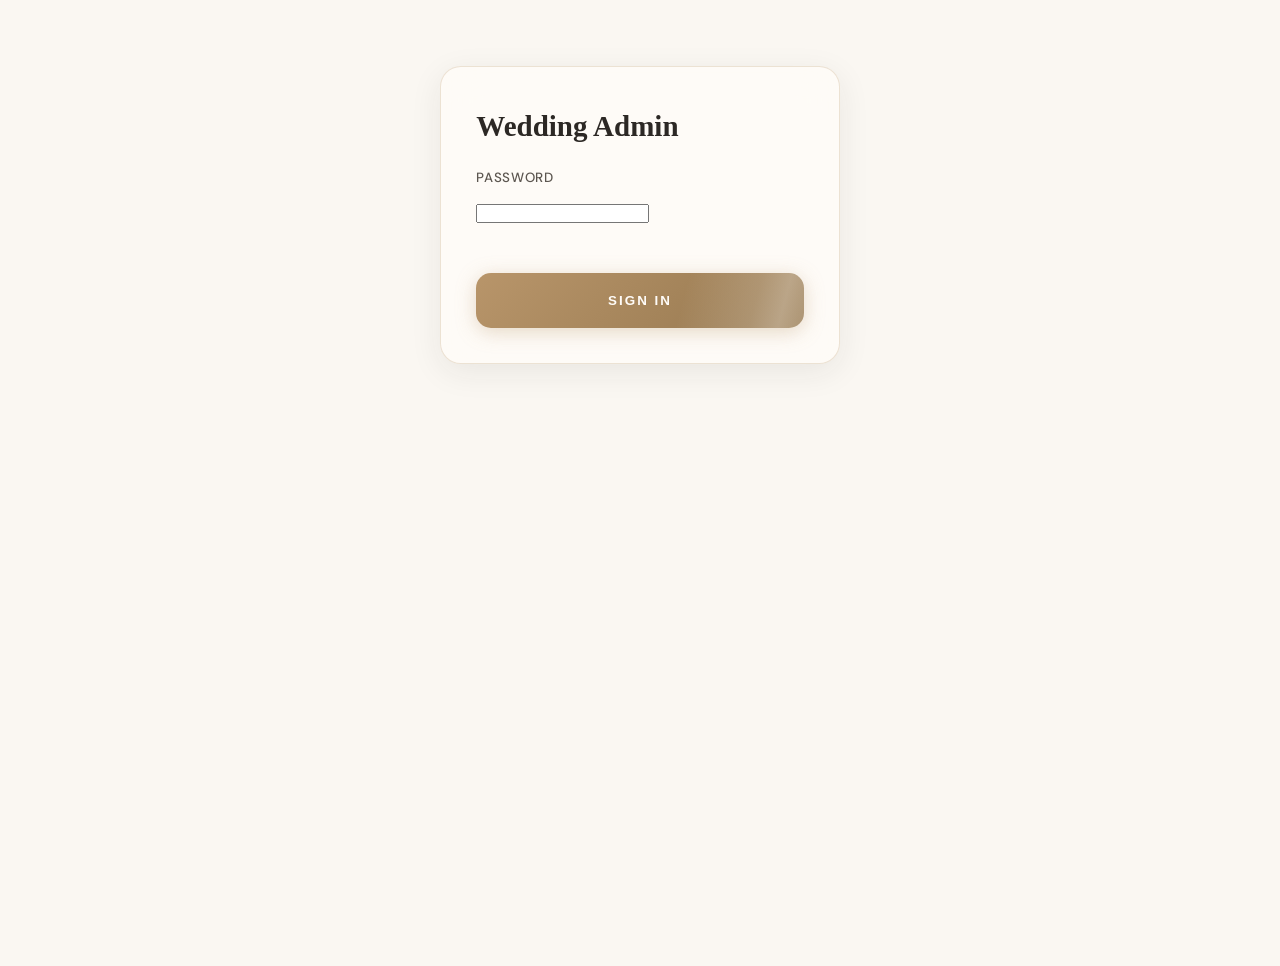
<file: james-and-jennifer/admin/index.html>
<!DOCTYPE html>
<html lang="en">
<head>
    <meta charset="UTF-8">
    <meta name="viewport" content="width=device-width, initial-scale=1.0">
    <meta name="robots" content="noindex, nofollow">
    <title>Wedding Admin</title>
    <link rel="preconnect" href="https://fonts.googleapis.com">
    <link rel="preconnect" href="https://fonts.gstatic.com" crossorigin>
    <link href="https://fonts.googleapis.com/css2?family=DM+Sans:wght@400;500;600&display=swap" rel="stylesheet">
    <link rel="stylesheet" href="../css/main.css">
    <link rel="stylesheet" href="admin.css">
</head>
<body class="admin-body">
    <div id="loginScreen" class="admin-login">
        <div class="glass-card" style="max-width:400px;margin:4rem auto;">
            <h1 style="font-family:var(--font-serif);font-size:1.75rem;margin-bottom:1rem;">Wedding Admin</h1>
            <div class="form-group">
                <label for="adminPassword">Password</label>
                <input type="password" id="adminPassword" autocomplete="current-password">
            </div>
            <button type="button" class="btn-submit" id="loginBtn">Sign In</button>
            <p class="form-error" id="loginError"></p>
        </div>
    </div>

    <div id="dashboard" style="display:none;">
        <header class="admin-header">
            <h1>RSVP Dashboard</h1>
            <div class="admin-actions">
                <a href="#" class="admin-btn" id="exportCsv">Export CSV</a>
                <a href="#" class="admin-btn" id="exportAddr">Export Addresses</a>
                <button type="button" class="admin-btn outline" id="logoutBtn">Logout</button>
            </div>
        </header>

        <main class="admin-main container">
            <div class="stat-grid" id="statGrid"></div>

            <section class="admin-section">
                <h2>Meal Totals</h2>
                <div id="mealTotals" class="chip-row"></div>
            </section>

            <section class="admin-section" id="allergySection" style="display:none;">
                <h2>Dietary Alerts</h2>
                <div id="allergyList"></div>
            </section>

            <section class="admin-section">
                <h2>Song Requests</h2>
                <div id="songList"></div>
            </section>

            <section class="admin-section">
                <h2>Guest List</h2>
                <div class="table-wrap">
                    <table id="guestTable"></table>
                </div>
            </section>
        </main>
    </div>

    <script src="../js/config.js"></script>
    <script src="admin.js"></script>
</body>
</html>
</file>
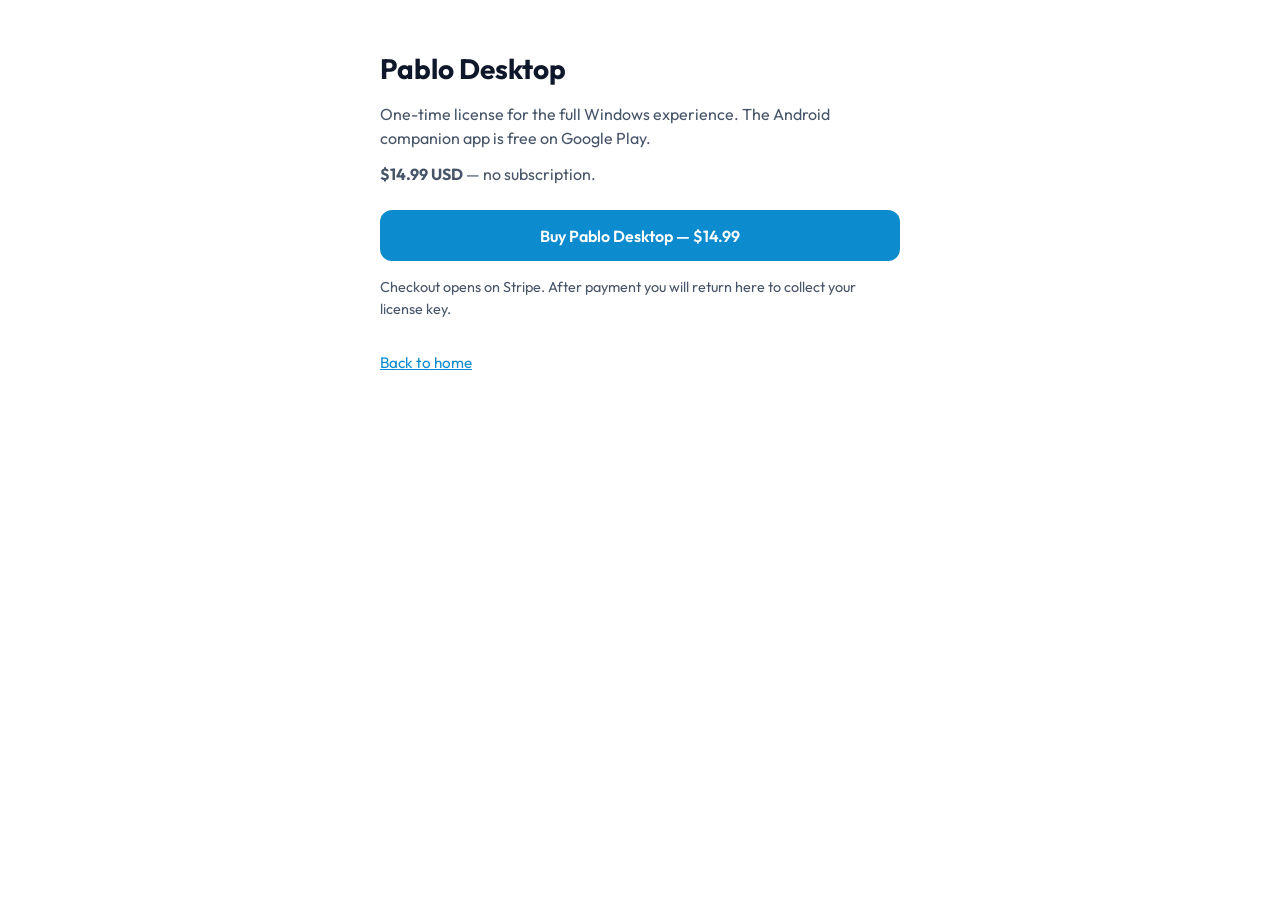
<file: Buy.html>
<!DOCTYPE html>
<html lang="en">
<head>
    <meta charset="UTF-8">
    <meta name="viewport" content="width=device-width, initial-scale=1.0">
    <title>Buy Pablo Desktop License</title>
    <meta name="description" content="Purchase a one-time Pablo Desktop license. Secure checkout via Stripe.">
    <link rel="preconnect" href="https://fonts.googleapis.com">
    <link rel="preconnect" href="https://fonts.gstatic.com" crossorigin>
    <link href="https://fonts.googleapis.com/css2?family=Outfit:wght@400;600&display=swap" rel="stylesheet">
    <style>
        body { font-family: Outfit, system-ui, sans-serif; max-width: 520px; margin: 3rem auto; padding: 0 1.25rem; color: #0f172a; line-height: 1.5; }
        h1 { font-size: 1.75rem; margin-bottom: 0.5rem; }
        p { color: #475569; margin: 0.75rem 0; }
        a.buy-link { display: block; margin-top: 1.5rem; width: 100%; box-sizing: border-box; text-align: center; padding: 0.85rem 1rem; font-size: 1rem; font-weight: 600; border-radius: 12px; background: #0c8bce; color: #fff; text-decoration: none; }
        a.buy-link:hover { filter: brightness(1.05); }
        a { color: #0c8bce; }
        .back { margin-top: 2rem; font-size: 0.95rem; }
        .note { font-size: 0.9rem; margin-top: 1rem; }
    </style>
</head>
<body>
    <h1>Pablo Desktop</h1>
    <p>One-time license for the full Windows experience. The Android companion app is free on Google Play.</p>
    <p><strong>$14.99 USD</strong> — no subscription.</p>

    <a class="buy-link" href="https://buy.stripe.com/4gM6oIe5ed0vcuu8wm0x200">Buy Pablo Desktop — $14.99</a>
    <p class="note">Checkout opens on Stripe. After payment you will return here to collect your license key.</p>

    <p class="back"><a href="index.html">Back to home</a></p>
</body>
</html>
</file>
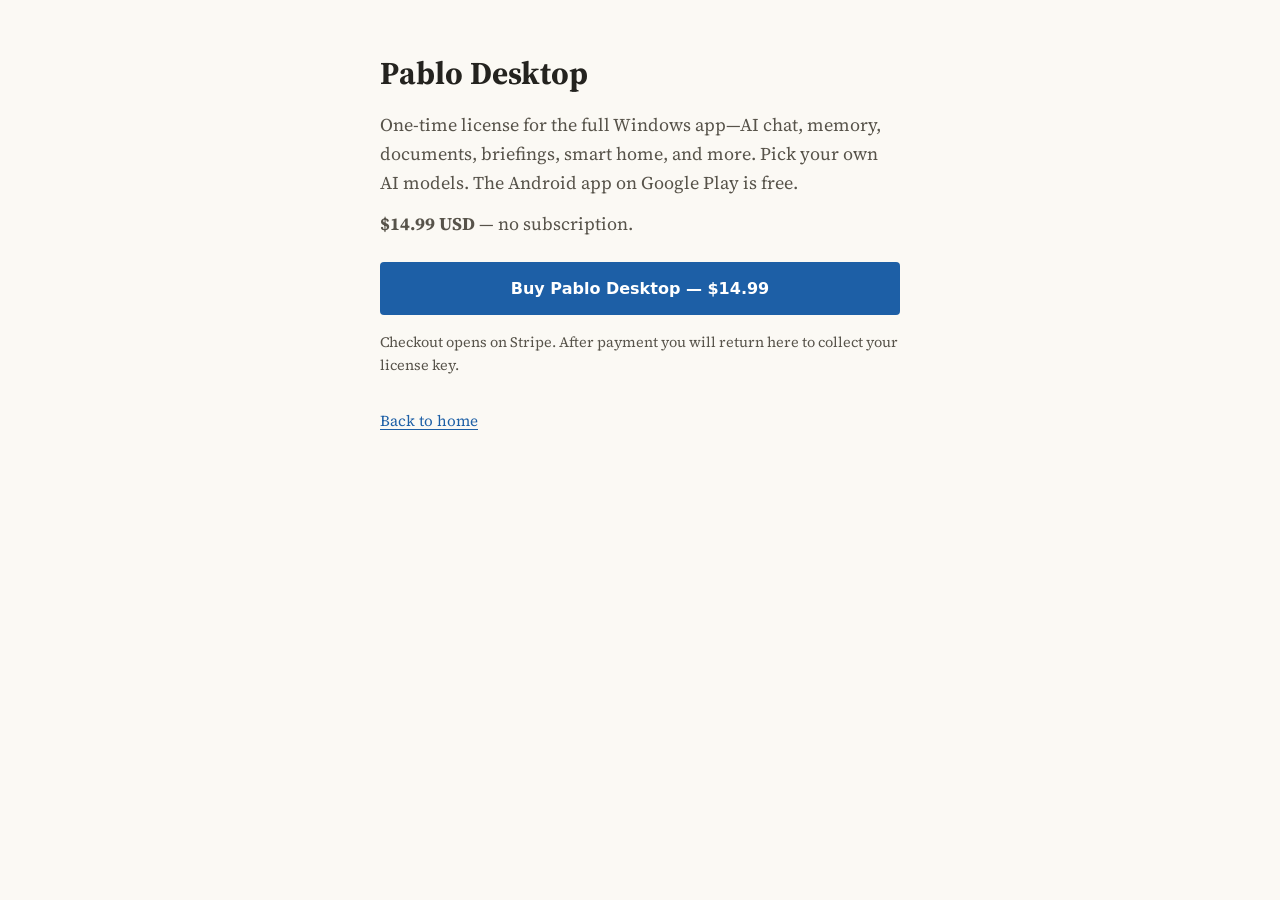
<file: buy.html>
<!DOCTYPE html>
<html lang="en">
<head>
    <meta charset="UTF-8">
    <meta name="viewport" content="width=device-width, initial-scale=1.0">
    <title>Buy Pablo Desktop License</title>
    <meta name="description" content="Purchase a one-time Pablo Desktop license. Secure checkout via Stripe.">
    <link rel="preconnect" href="https://fonts.googleapis.com">
    <link rel="preconnect" href="https://fonts.gstatic.com" crossorigin>
    <link href="https://fonts.googleapis.com/css2?family=Source+Serif+4:opsz,wght@8..60,400;8..60,700&display=swap" rel="stylesheet">
    <style>
        body { font-family: 'Source Serif 4', Georgia, serif; font-size: 1.125rem; max-width: 520px; margin: 3rem auto; padding: 0 1.25rem; color: #24231f; background: #fbf9f4; line-height: 1.6; }
        h1 { font-size: 2rem; margin-bottom: 0.5rem; }
        p { color: #57534a; margin: 0.75rem 0; }
        a.buy-link { display: block; margin-top: 1.5rem; width: 100%; box-sizing: border-box; text-align: center; padding: 0.85rem 1rem; font-family: 'Segoe UI', system-ui, sans-serif; font-size: 1rem; font-weight: 600; border-radius: 4px; background: #1d5fa6; color: #fff; text-decoration: none; }
        a.buy-link:hover { background: #164a82; }
        a { color: #1d5fa6; text-underline-offset: 3px; }
        .back { margin-top: 2rem; font-size: 0.95rem; }
        .note { font-size: 0.9rem; margin-top: 1rem; }
    </style>
</head>
<body>
    <h1>Pablo Desktop</h1>
    <p>One-time license for the full Windows app—AI chat, memory, documents, briefings, smart home, and more. Pick your own AI models. The Android app on Google Play is free.</p>
    <p><strong>$14.99 USD</strong> — no subscription.</p>

    <a class="buy-link" href="https://buy.stripe.com/4gM6oIe5ed0vcuu8wm0x200">Buy Pablo Desktop — $14.99</a>
    <p class="note">Checkout opens on Stripe. After payment you will return here to collect your license key.</p>

    <p class="back"><a href="index.html">Back to home</a></p>
</body>
</html>
</file>
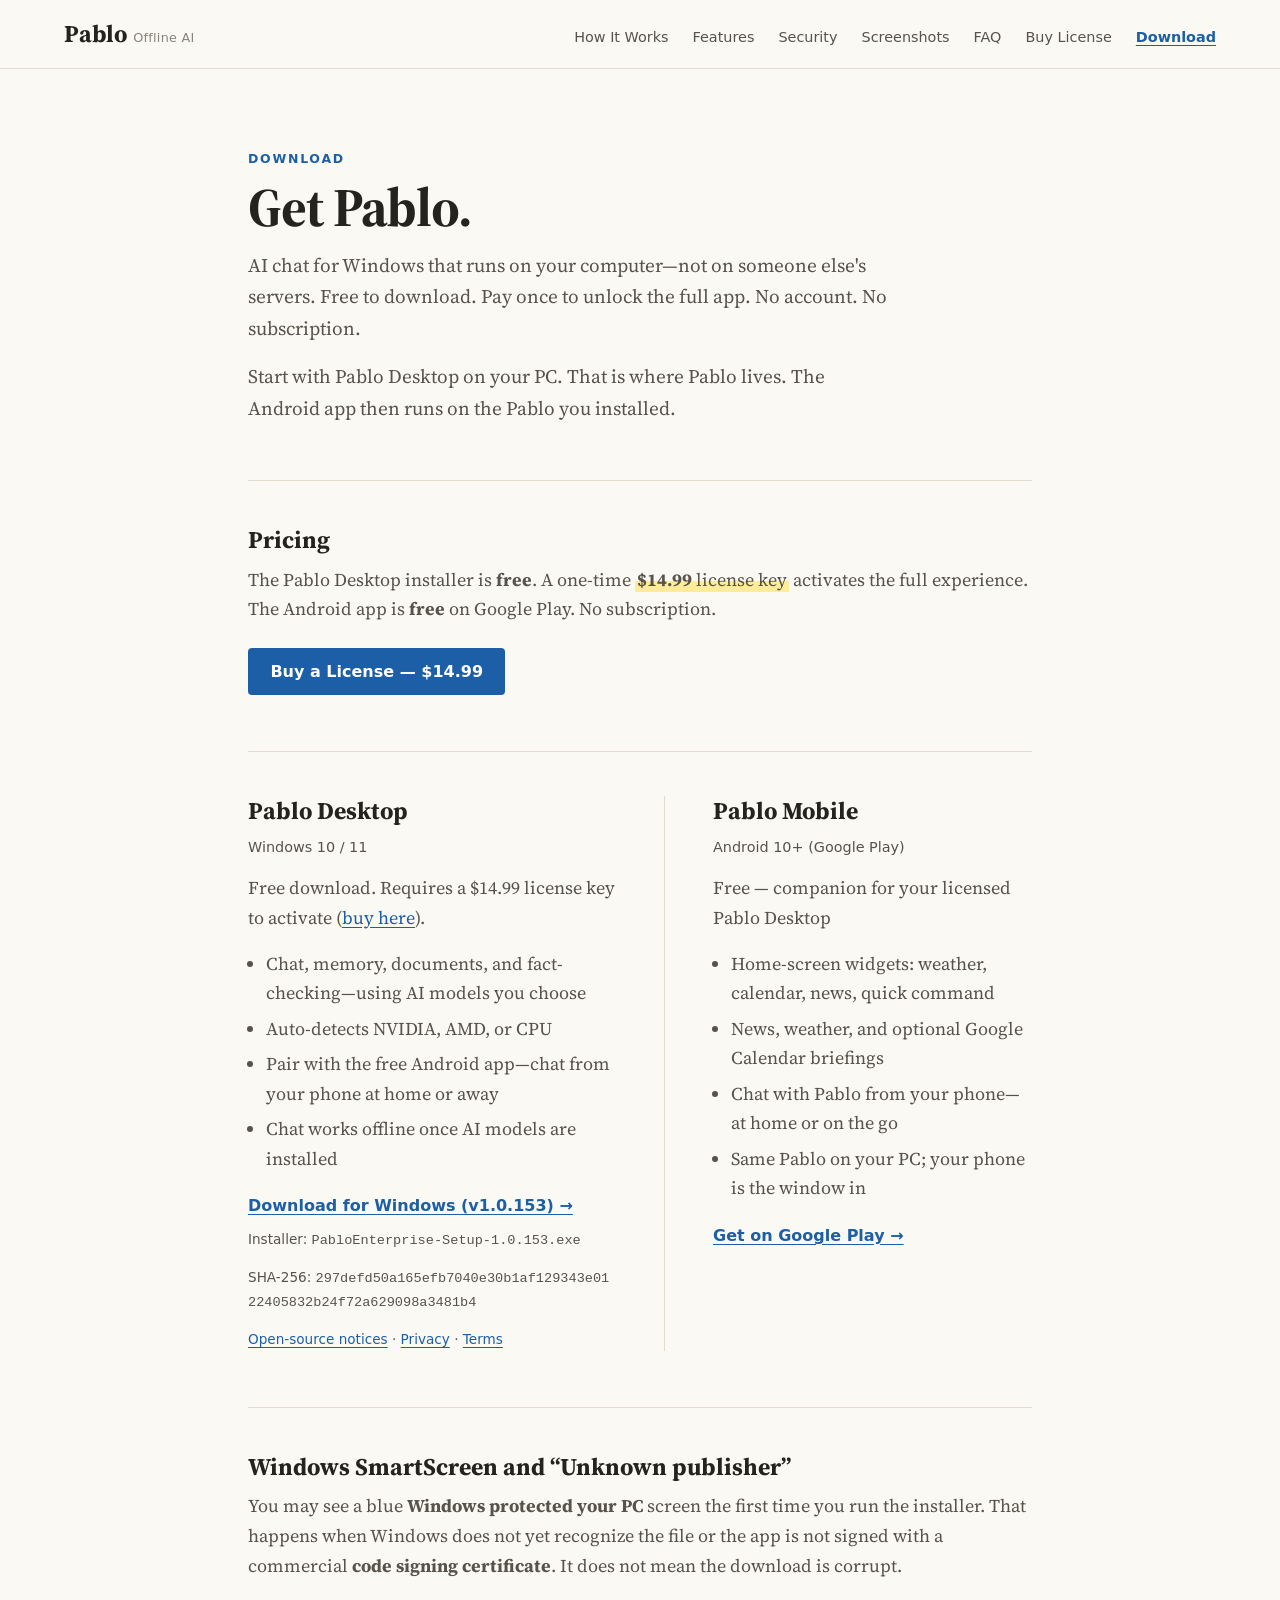
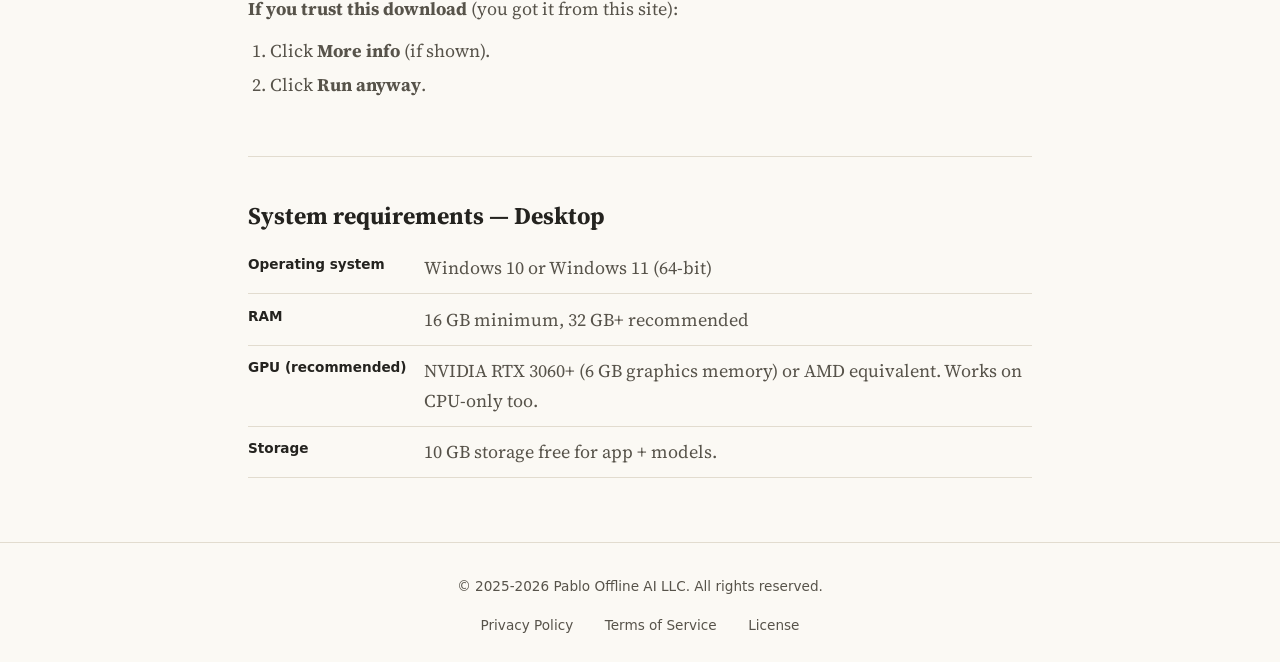
<file: downloadpage.html>
<!DOCTYPE html>
<html lang="en">
<head>
    <meta charset="UTF-8">
    <meta name="viewport" content="width=device-width, initial-scale=1.0">
    <title>Download Pablo Offline AI — Windows v1.0.153 + Android</title>
    <meta name="description" content="Download Pablo Desktop v1.0.153 for Windows (free installer). AI chat on your PC—private, no account, no subscription. One-time $14.99 license unlocks the full app; Android companion is free on Google Play.">
    <meta name="keywords" content="download offline ai, pablo offline ai download, private ai assistant download, local ai windows, offline ai windows">
    <link rel="canonical" href="https://www.pablooffline.com/downloadpage.html">
    <meta name="theme-color" content="#fbf9f4">

    <!-- Open Graph -->
    <meta property="og:title" content="Download Pablo Offline AI — Windows + Android">
    <meta property="og:description" content="Download Pablo v1.0.153 for Windows. AI chat on your PC—your words stay on your machine. Free installer; one-time license unlocks the full app. Android companion free on Play.">
    <meta property="og:type" content="website">
    <meta property="og:url" content="https://www.pablooffline.com/downloadpage.html">
    <meta property="og:site_name" content="Pablo Offline AI">

    <link rel="preconnect" href="https://fonts.googleapis.com">
    <link rel="preconnect" href="https://fonts.gstatic.com" crossorigin>
    <link href="https://fonts.googleapis.com/css2?family=Source+Serif+4:ital,opsz,wght@0,8..60,400;0,8..60,600;0,8..60,700;1,8..60,400&display=swap" rel="stylesheet">
    <style>
        * { margin: 0; padding: 0; box-sizing: border-box; }
        :root {
            --paper: #fbf9f4;
            --ink: #24231f;
            --ink-soft: #57534a;
            --ink-faint: #8a857a;
            --rule: #e2dccf;
            --blue: #1d5fa6;
            --blue-dark: #164a82;
            --highlight: #ffec99;
            --serif: 'Source Serif 4', Georgia, 'Times New Roman', serif;
            --sans: 'Segoe UI', system-ui, -apple-system, BlinkMacSystemFont, sans-serif;
        }
        html { scroll-behavior: smooth; color-scheme: light; }
        body {
            font-family: var(--serif);
            font-size: 1.125rem;
            line-height: 1.65;
            color: var(--ink);
            background: var(--paper);
            overflow-x: hidden;
        }
        img { max-width: 100%; height: auto; }
        a { color: var(--blue); text-underline-offset: 3px; }
        a:hover { color: var(--blue-dark); }
        .hl { background: linear-gradient(transparent 58%, var(--highlight) 58%); padding: 0 0.1em; }

        nav {
            position: sticky; top: 0; z-index: 1000;
            display: flex; justify-content: space-between; align-items: baseline; gap: 1.5rem;
            padding: 0.9rem 5%;
            background: var(--paper);
            border-bottom: 1px solid var(--rule);
        }
        .logo { font-size: 1.5rem; font-weight: 700; color: var(--ink); text-decoration: none; letter-spacing: -0.01em; }
        .logo span { font-family: var(--sans); font-size: 0.8rem; font-weight: 400; color: var(--ink-faint); margin-left: 0.4rem; letter-spacing: 0.02em; }
        .nav-links { display: flex; gap: 1.5rem; list-style: none; flex-wrap: wrap; }
        .nav-links a { font-family: var(--sans); font-size: 0.9rem; color: var(--ink-soft); text-decoration: none; }
        .nav-links a:hover { color: var(--ink); text-decoration: underline; }
        .nav-links a.nav-current { color: var(--blue); font-weight: 600; text-decoration: underline; }

        .page { max-width: 52rem; margin: 0 auto; padding: clamp(3rem, 8vw, 5rem) 1.5rem clamp(3rem, 8vw, 4rem); }

        h1 { font-size: clamp(2.4rem, 6vw, 3.4rem); font-weight: 700; line-height: 1.1; letter-spacing: -0.02em; margin-bottom: 0.75rem; }
        .lead { font-size: 1.2rem; color: var(--ink-soft); max-width: 40rem; }
        .lead + .lead { margin-top: 1rem; }

        .label {
            font-family: var(--sans); font-size: 0.78rem; font-weight: 600; letter-spacing: 0.14em;
            text-transform: uppercase; color: var(--blue); margin-bottom: 0.5rem;
        }

        .block { border-top: 1px solid var(--rule); margin-top: clamp(2.5rem, 6vw, 3.5rem); padding-top: clamp(2rem, 5vw, 2.75rem); }
        .block h2 { font-size: 1.5rem; font-weight: 700; line-height: 1.25; margin-bottom: 0.6rem; }
        .block p, .block li { color: var(--ink-soft); }
        .block p + p { margin-top: 0.85rem; }

        .btn-buy {
            display: inline-block;
            font-family: var(--sans); font-size: 1rem; font-weight: 600;
            color: #fff; background: var(--blue);
            padding: 0.8rem 1.4rem; border-radius: 4px;
            text-decoration: none; text-align: center; line-height: 1.35;
            margin-top: 1.5rem;
        }
        .btn-buy:hover { color: #fff; background: var(--blue-dark); }

        .downloads { display: grid; grid-template-columns: 1fr 1fr; gap: 3rem; }
        .downloads > div + div { border-left: 1px solid var(--rule); padding-left: 3rem; }
        .platform { font-family: var(--sans); font-size: 0.9rem; color: var(--ink-faint); margin-bottom: 0.6rem; }
        .downloads ul { margin: 1rem 0 0 1.15rem; }
        .downloads li + li { margin-top: 0.35rem; }
        .text-link { display: inline-block; margin-top: 1.25rem; font-family: var(--sans); font-size: 1rem; font-weight: 600; color: var(--blue); text-decoration: underline; }
        .file-name { font-family: var(--sans); font-size: 0.85rem; color: var(--ink-faint); margin-top: 0.5rem; }
        .file-name code { font-family: ui-monospace, 'Cascadia Mono', Consolas, monospace; font-size: 0.85rem; color: var(--ink-soft); }

        ol.plain { margin: 0.75rem 0 0 1.4rem; }
        ol.plain li + li { margin-top: 0.3rem; }

        table.reqs { width: 100%; border-collapse: collapse; margin-top: 0.75rem; }
        table.reqs th, table.reqs td { text-align: left; vertical-align: top; padding: 0.65rem 0.5rem 0.65rem 0; border-bottom: 1px solid var(--rule); }
        table.reqs th { width: 11rem; font-family: var(--sans); font-size: 0.85rem; font-weight: 600; color: var(--ink); }
        table.reqs td { color: var(--ink-soft); }

        footer {
            border-top: 1px solid var(--rule);
            padding: 2rem 5%;
            text-align: center;
            font-family: var(--sans);
            font-size: 0.85rem;
            color: var(--ink-soft);
        }
        footer a { color: var(--ink-soft); text-decoration: none; margin: 0 0.85rem; }
        footer a:hover { color: var(--blue); text-decoration: underline; }

        @media (max-width: 760px) {
            .downloads { grid-template-columns: 1fr; gap: 2.5rem; }
            .downloads > div + div { border-left: none; padding-left: 0; border-top: 1px solid var(--rule); padding-top: 2rem; }
            .nav-links li { display: none; }
            .nav-links li.keep { display: list-item; }
            table.reqs th { width: 8rem; }
        }
        @media (max-width: 600px) {
            .logo span { display: none; }
            .nav-links { gap: 1rem; }
        }
    </style>
</head>
<body>
    <nav>
        <a href="https://www.pablooffline.com" class="logo">Pablo<span>Offline AI</span></a>
        <ul class="nav-links">
            <li class="keep"><a href="https://www.pablooffline.com/#how-it-works">How It Works</a></li>
            <li><a href="https://www.pablooffline.com/#features">Features</a></li>
            <li><a href="https://www.pablooffline.com/#security">Security</a></li>
            <li><a href="https://www.pablooffline.com/#screenshots">Screenshots</a></li>
            <li><a href="https://www.pablooffline.com/#faq">FAQ</a></li>
            <li class="keep"><a href="buy.html">Buy License</a></li>
            <li class="keep"><a href="https://www.pablooffline.com/downloadpage.html" class="nav-current">Download</a></li>
        </ul>
    </nav>

    <main class="page">
        <p class="label">Download</p>
        <h1>Get Pablo.</h1>
        <p class="lead">AI chat for Windows that runs on your computer&mdash;not on someone else's servers. Free to download. Pay once to unlock the full app. No account. No subscription.</p>
        <p class="lead">Start with Pablo Desktop on your PC. That is where Pablo lives. The Android app then runs on the Pablo you installed.</p>

        <div class="block">
            <h2>Pricing</h2>
            <p>The Pablo Desktop installer is <strong>free</strong>. A one-time <span class="hl"><strong>$14.99</strong> license key</span> activates the full experience. The Android app is <strong>free</strong> on Google Play. No subscription.</p>
            <a href="buy.html" class="btn-buy">Buy a License &mdash; $14.99</a>
        </div>

        <div class="block downloads">
            <div>
                <h2>Pablo Desktop</h2>
                <p class="platform">Windows 10 / 11</p>
                <p>Free download. Requires a $14.99 license key to activate (<a href="buy.html">buy here</a>).</p>
                <ul>
                    <li>Chat, memory, documents, and fact-checking&mdash;using AI models you choose</li>
                    <li>Auto-detects NVIDIA, AMD, or CPU</li>
                    <li>Pair with the free Android app&mdash;chat from your phone at home or away</li>
                    <li>Chat works offline once AI models are installed</li>
                </ul>
                <!-- Pin href to the installer filename for this version. -->
                <a href="https://github.com/SkrimpFisher-spec/pabloofflineai.github.io/releases/download/V1.0.153/PabloEnterprise-Setup-1.0.153.exe" class="text-link" download>Download for Windows (v1.0.153) &rarr;</a>
                <p class="file-name">Installer: <code>PabloEnterprise-Setup-1.0.153.exe</code></p>
                <p class="file-name">SHA-256: <code style="word-break: break-all;">297defd50a165efb7040e30b1af129343e0122405832b24f72a629098a3481b4</code></p>
                <p class="file-name"><a href="license.html#open-source">Open-source notices</a> &middot; <a href="privacy.html">Privacy</a> &middot; <a href="terms.html">Terms</a></p>
            </div>

            <div>
                <h2>Pablo Mobile</h2>
                <p class="platform">Android 10+ (Google Play)</p>
                <p>Free &mdash; companion for your licensed Pablo Desktop</p>
                <ul>
                    <li>Home-screen widgets: weather, calendar, news, quick command</li>
                    <li>News, weather, and optional Google Calendar briefings</li>
                    <li>Chat with Pablo from your phone&mdash;at home or on the go</li>
                    <li>Same Pablo on your PC; your phone is the window in</li>
                </ul>
                <a href="https://play.google.com/store/apps/details?id=com.pabloofflineai.mobile&amp;hl=en_US" class="text-link" target="_blank" rel="noopener noreferrer">Get on Google Play &rarr;</a>
            </div>
        </div>

        <div class="block">
            <h2>Windows SmartScreen and &ldquo;Unknown publisher&rdquo;</h2>
            <p>You may see a blue <strong>Windows protected your PC</strong> screen the first time you run the installer. That happens when Windows does not yet recognize the file or the app is not signed with a commercial <strong>code signing certificate</strong>. It does not mean the download is corrupt.</p>
            <p><strong>If you trust this download</strong> (you got it from this site):</p>
            <ol class="plain">
                <li>Click <strong>More info</strong> (if shown).</li>
                <li>Click <strong>Run anyway</strong>.</li>
            </ol>
        </div>

        <div class="block">
            <h2>System requirements &mdash; Desktop</h2>
            <table class="reqs">
                <tbody>
                    <tr><th scope="row">Operating system</th><td>Windows 10 or Windows 11 (64-bit)</td></tr>
                    <tr><th scope="row">RAM</th><td>16 GB minimum, 32 GB+ recommended</td></tr>
                    <tr><th scope="row">GPU (recommended)</th><td>NVIDIA RTX 3060+ (6 GB graphics memory) or AMD equivalent. Works on CPU-only too.</td></tr>
                    <tr><th scope="row">Storage</th><td>10 GB storage free for app + models.</td></tr>
                </tbody>
            </table>
        </div>
    </main>

    <footer>
        <p>&copy; 2025-2026 Pablo Offline AI LLC. All rights reserved.</p>
        <div style="margin-top: 1rem;">
            <a href="https://www.pablooffline.com/privacy.html">Privacy Policy</a>
            <a href="https://www.pablooffline.com/terms.html">Terms of Service</a>
            <a href="https://www.pablooffline.com/license.html">License</a>
        </div>
    </footer>
</body>
</html>
</file>
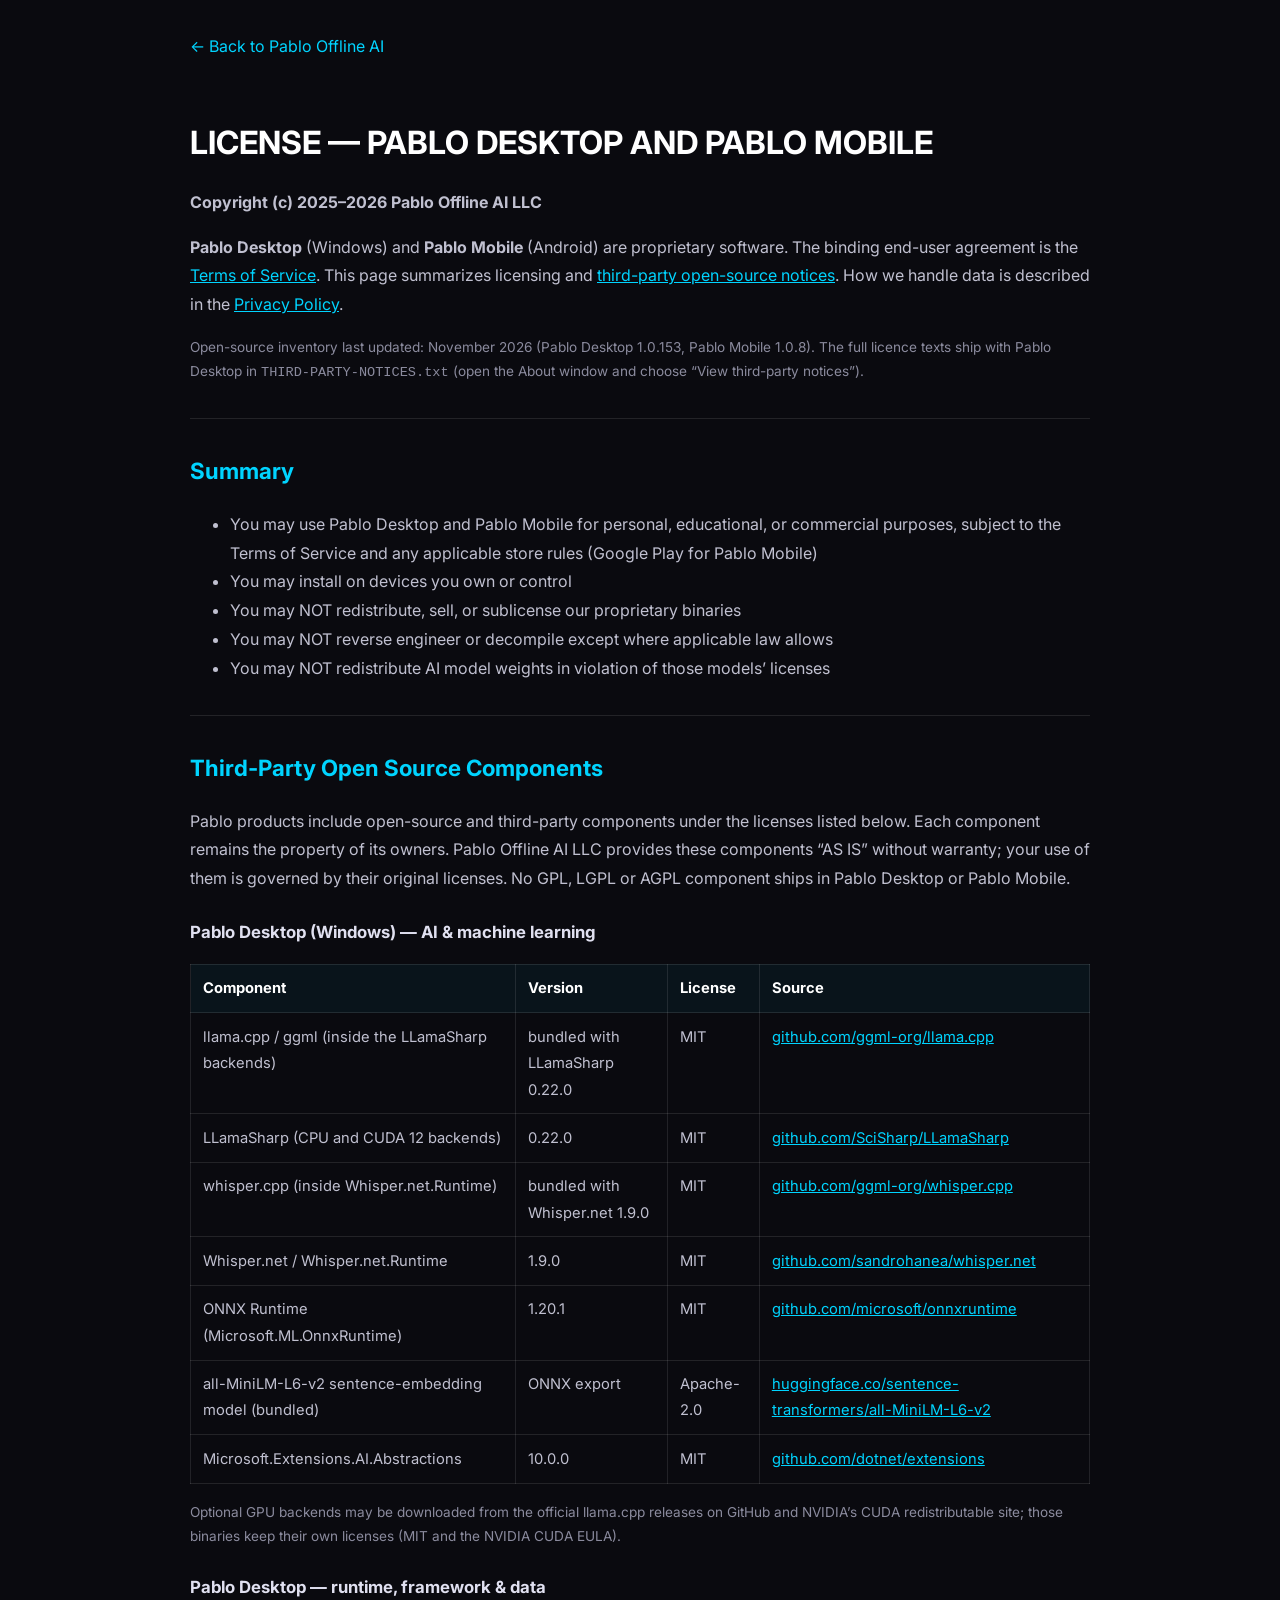
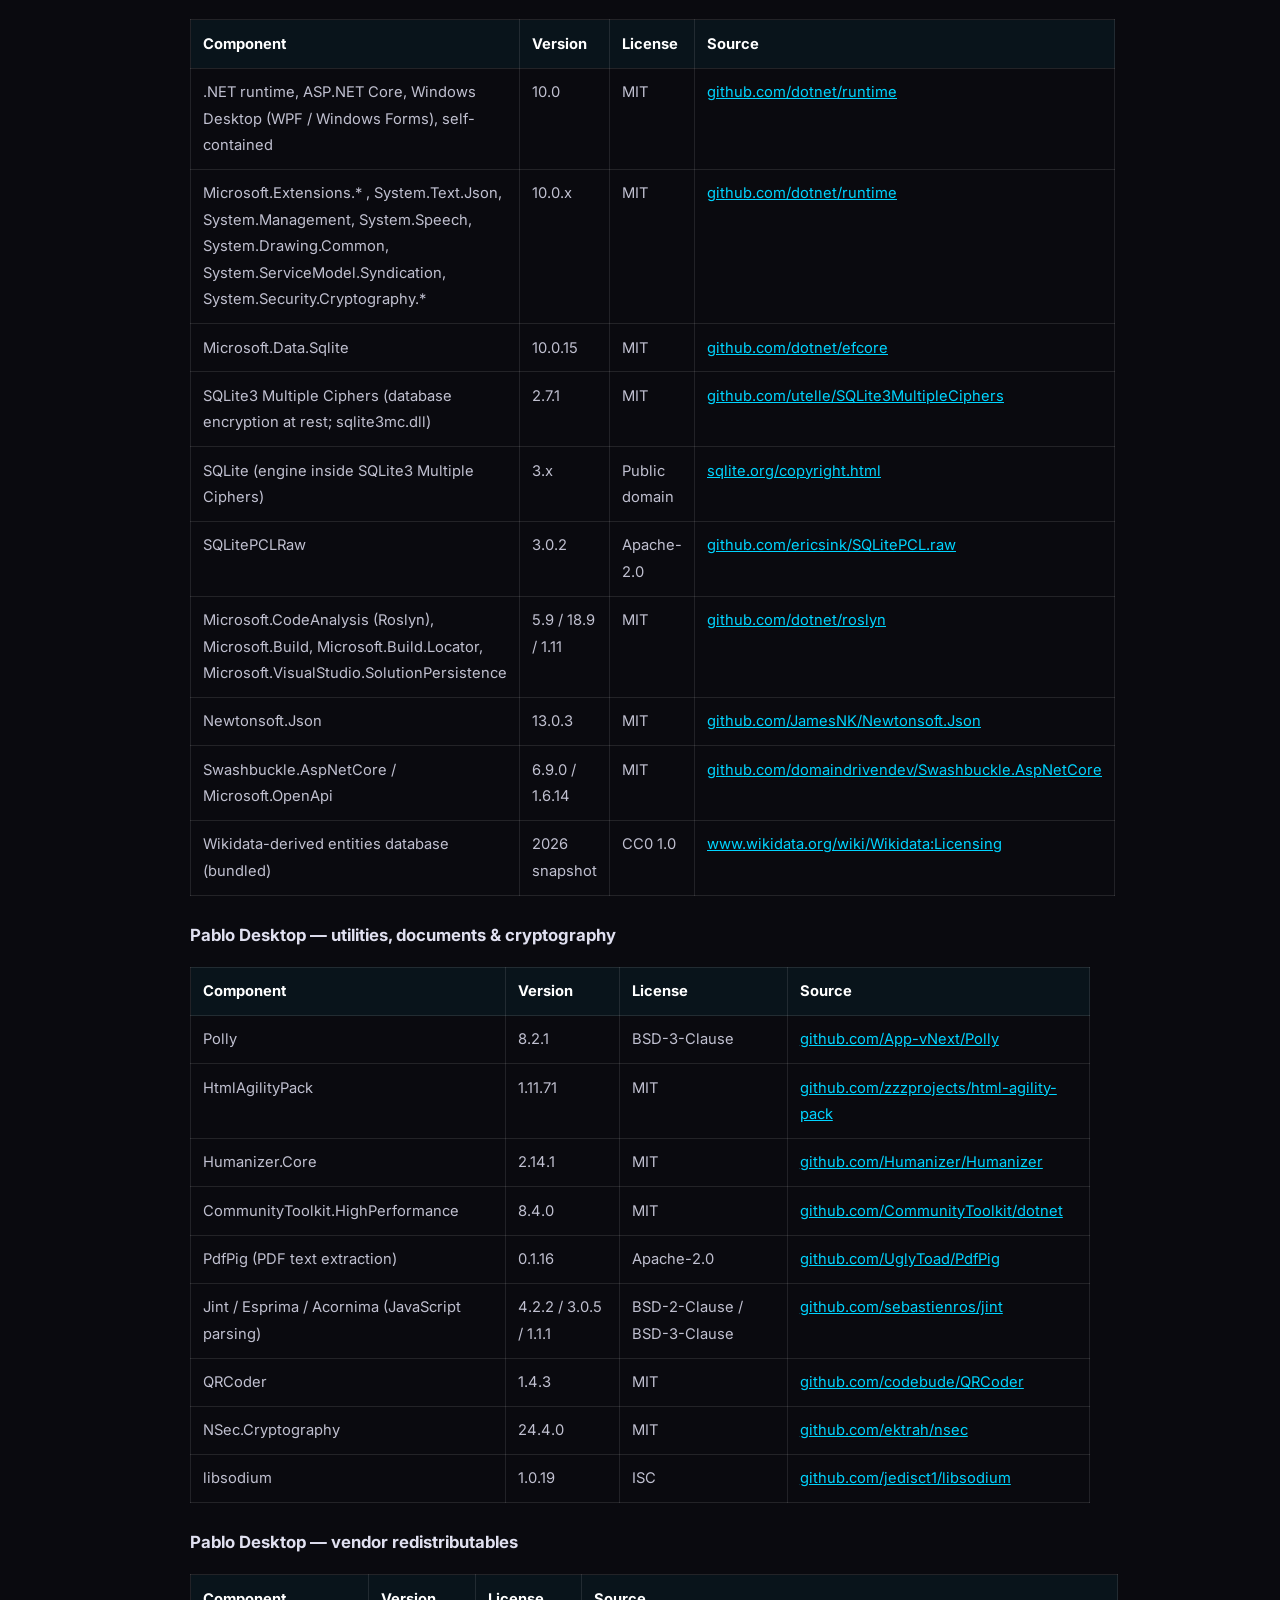
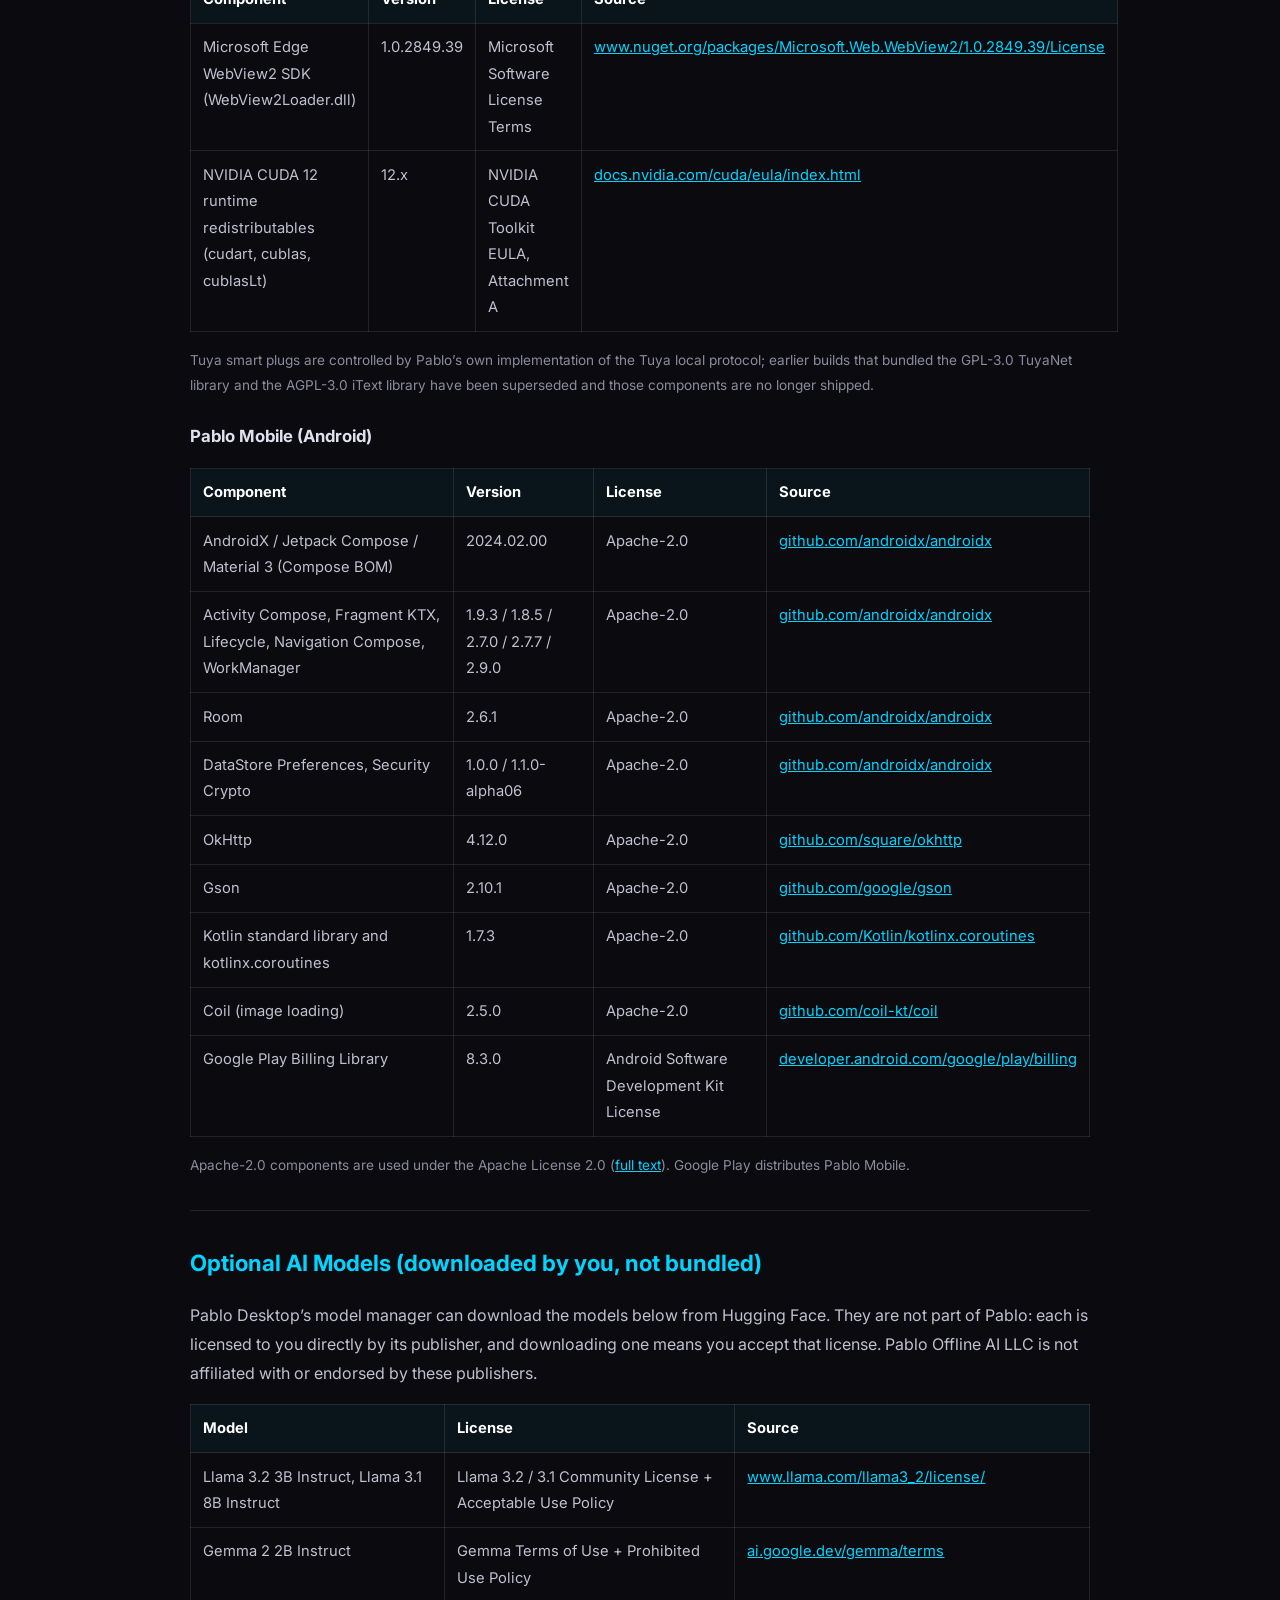
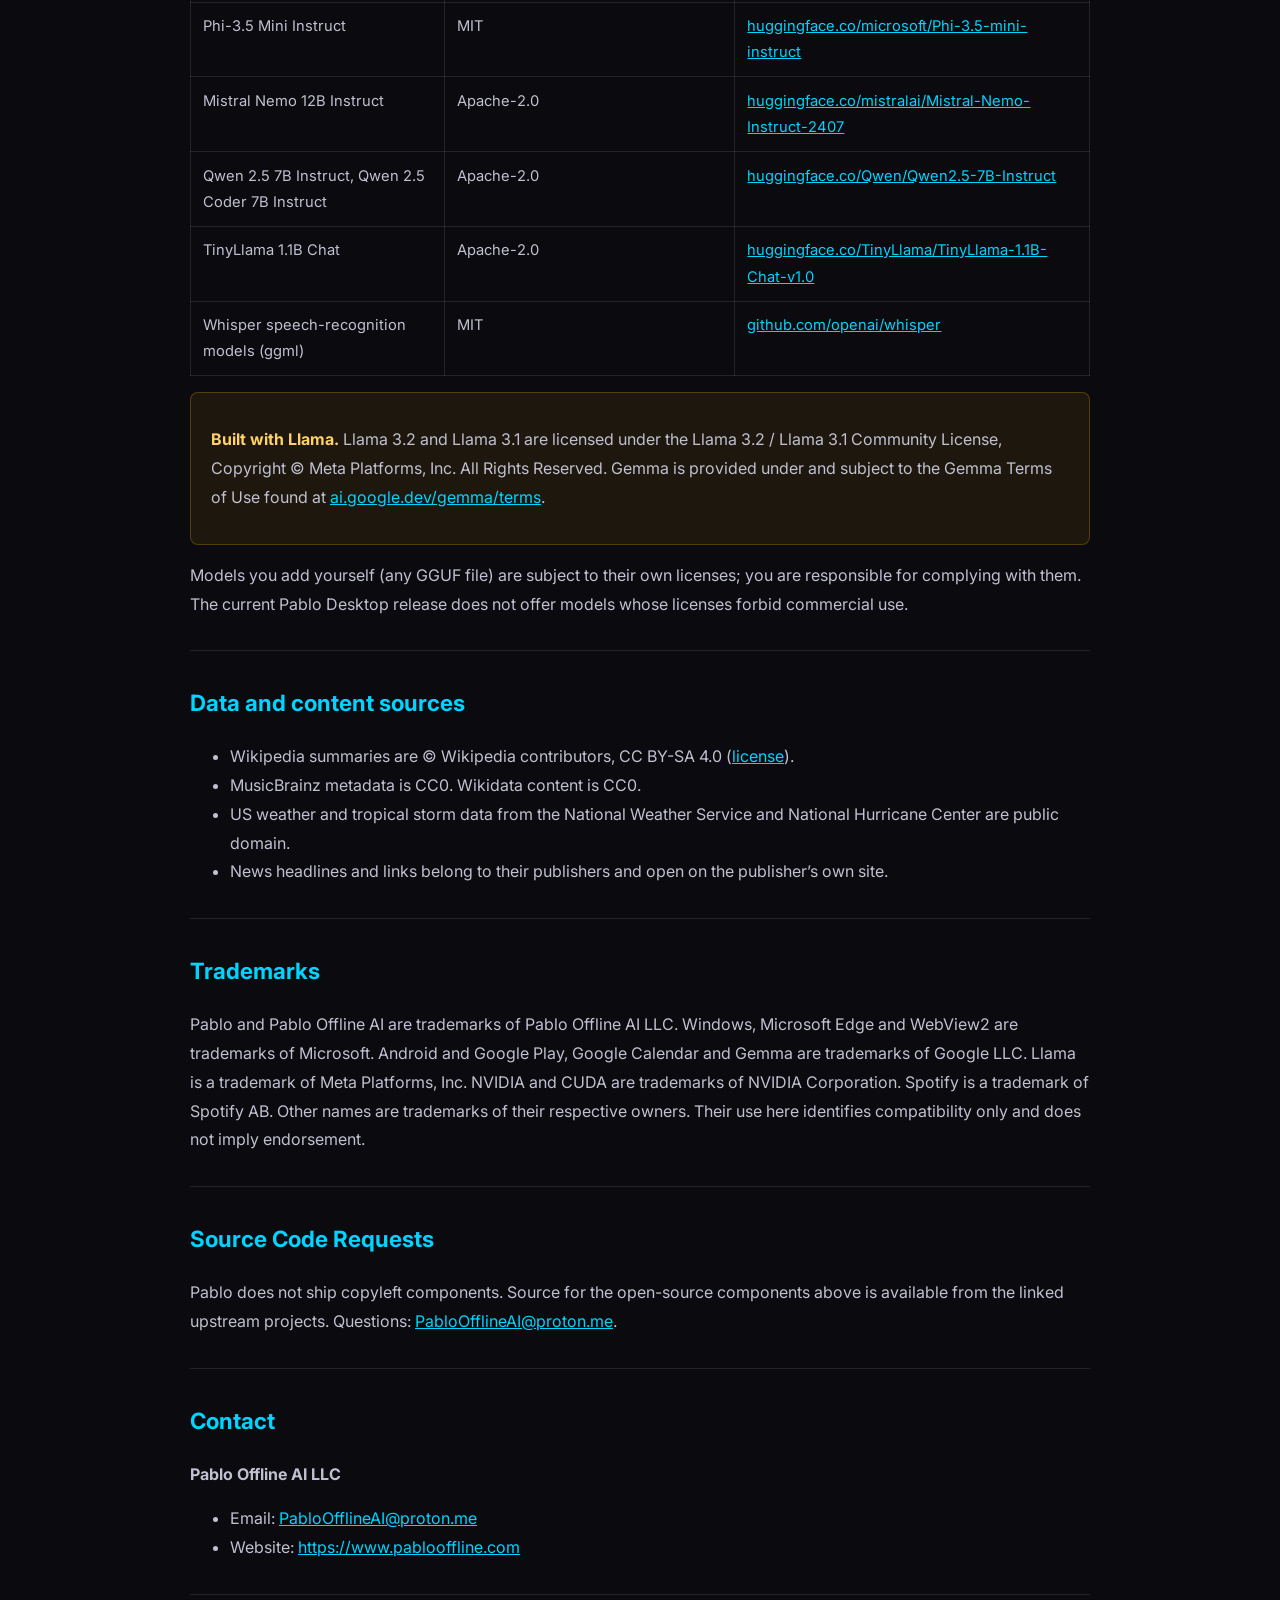
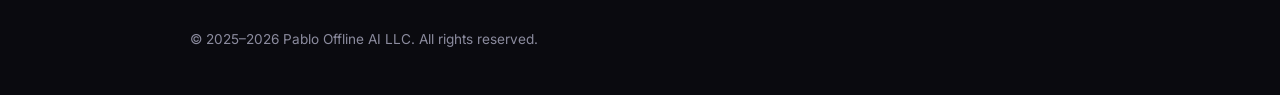
<file: license.html>
<!DOCTYPE html>
<html lang="en">
<head>
    <meta charset="UTF-8">
    <meta name="viewport" content="width=device-width, initial-scale=1.0">
    <title>License | Pablo Offline AI</title>
    <link href="https://fonts.googleapis.com/css2?family=Inter:wght@300;400;500;600;700&display=swap" rel="stylesheet">
    <style>
        body {
            font-family: 'Inter', sans-serif;
            background: #0a0a0f;
            color: #ffffff;
            line-height: 1.8;
            margin: 0;
            padding: 2rem 5%;
        }
        .container {
            max-width: 900px;
            margin: 0 auto;
        }
        h1 { font-size: 2rem; margin-bottom: 0.5rem; }
        h2 { font-size: 1.4rem; margin-top: 2rem; color: #00d4ff; }
        h3 { font-size: 1.05rem; margin-top: 1.5rem; color: #e0e0f0; }
        p, li { color: #c0c0d0; }
        a { color: #00d4ff; }
        table { border-collapse: collapse; width: 100%; margin: 1rem 0; font-size: 0.92rem; }
        th, td { border: 1px solid rgba(255,255,255,0.1); padding: 0.65rem 0.75rem; text-align: left; color: #c0c0d0; vertical-align: top; }
        th { background: rgba(0,212,255,0.05); color: #ffffff; }
        .back-link { display: inline-block; margin-bottom: 2rem; color: #00d4ff; text-decoration: none; }
        .back-link:hover { text-decoration: underline; }
        hr { border: none; border-top: 1px solid rgba(255,255,255,0.1); margin: 2rem 0; }
        .notice {
            background: rgba(255, 180, 0, 0.08);
            border: 1px solid rgba(255, 180, 0, 0.25);
            border-radius: 8px;
            padding: 1rem 1.25rem;
            margin: 1rem 0;
        }
        .notice strong { color: #ffd166; }
        .meta { font-size: 0.85rem; color: #8b8b9e; }
    </style>
</head>
<body>
    <div class="container">
        <a href="https://www.pablooffline.com" class="back-link">&larr; Back to Pablo Offline AI</a>

        <h1>LICENSE &mdash; PABLO DESKTOP AND PABLO MOBILE</h1>
        <p><strong>Copyright (c) 2025&ndash;2026 Pablo Offline AI LLC</strong></p>
        <p><strong>Pablo Desktop</strong> (Windows) and <strong>Pablo Mobile</strong> (Android) are proprietary software. The binding end-user agreement is the <a href="https://www.pablooffline.com/terms.html">Terms of Service</a>. This page summarizes licensing and <a href="#open-source">third-party open-source notices</a>. How we handle data is described in the <a href="https://www.pablooffline.com/privacy.html">Privacy Policy</a>.</p>
        <p class="meta">Open-source inventory last updated: November 2026 (Pablo Desktop 1.0.153, Pablo Mobile 1.0.8). The full licence texts ship with Pablo Desktop in <code>THIRD-PARTY-NOTICES.txt</code> (open the About window and choose &ldquo;View third-party notices&rdquo;).</p>
        <hr>

        <h2>Summary</h2>
        <ul>
            <li>You may use Pablo Desktop and Pablo Mobile for personal, educational, or commercial purposes, subject to the Terms of Service and any applicable store rules (Google Play for Pablo Mobile)</li>
            <li>You may install on devices you own or control</li>
            <li>You may NOT redistribute, sell, or sublicense our proprietary binaries</li>
            <li>You may NOT reverse engineer or decompile except where applicable law allows</li>
            <li>You may NOT redistribute AI model weights in violation of those models&rsquo; licenses</li>
        </ul>
        <hr>

        <h2 id="open-source">Third-Party Open Source Components</h2>
        <p>Pablo products include open-source and third-party components under the licenses listed below. Each component remains the property of its owners. Pablo Offline AI LLC provides these components &ldquo;AS IS&rdquo; without warranty; your use of them is governed by their original licenses. No GPL, LGPL or AGPL component ships in Pablo Desktop or Pablo Mobile.</p>

        <h3>Pablo Desktop (Windows) &mdash; AI &amp; machine learning</h3>
        <table>
            <thead>
                <tr><th>Component</th><th>Version</th><th>License</th><th>Source</th></tr>
            </thead>
            <tbody>
                <tr><td>llama.cpp / ggml (inside the LLamaSharp backends)</td><td>bundled with LLamaSharp 0.22.0</td><td>MIT</td><td><a href="https://github.com/ggml-org/llama.cpp" target="_blank" rel="noopener noreferrer">github.com/ggml-org/llama.cpp</a></td></tr>
                <tr><td>LLamaSharp (CPU and CUDA 12 backends)</td><td>0.22.0</td><td>MIT</td><td><a href="https://github.com/SciSharp/LLamaSharp" target="_blank" rel="noopener noreferrer">github.com/SciSharp/LLamaSharp</a></td></tr>
                <tr><td>whisper.cpp (inside Whisper.net.Runtime)</td><td>bundled with Whisper.net 1.9.0</td><td>MIT</td><td><a href="https://github.com/ggml-org/whisper.cpp" target="_blank" rel="noopener noreferrer">github.com/ggml-org/whisper.cpp</a></td></tr>
                <tr><td>Whisper.net / Whisper.net.Runtime</td><td>1.9.0</td><td>MIT</td><td><a href="https://github.com/sandrohanea/whisper.net" target="_blank" rel="noopener noreferrer">github.com/sandrohanea/whisper.net</a></td></tr>
                <tr><td>ONNX Runtime (Microsoft.ML.OnnxRuntime)</td><td>1.20.1</td><td>MIT</td><td><a href="https://github.com/microsoft/onnxruntime" target="_blank" rel="noopener noreferrer">github.com/microsoft/onnxruntime</a></td></tr>
                <tr><td>all-MiniLM-L6-v2 sentence-embedding model (bundled)</td><td>ONNX export</td><td>Apache-2.0</td><td><a href="https://huggingface.co/sentence-transformers/all-MiniLM-L6-v2" target="_blank" rel="noopener noreferrer">huggingface.co/sentence-transformers/all-MiniLM-L6-v2</a></td></tr>
                <tr><td>Microsoft.Extensions.AI.Abstractions</td><td>10.0.0</td><td>MIT</td><td><a href="https://github.com/dotnet/extensions" target="_blank" rel="noopener noreferrer">github.com/dotnet/extensions</a></td></tr>
            </tbody>
        </table>
        <p class="meta">Optional GPU backends may be downloaded from the official llama.cpp releases on GitHub and NVIDIA&rsquo;s CUDA redistributable site; those binaries keep their own licenses (MIT and the NVIDIA CUDA EULA).</p>

        <h3>Pablo Desktop &mdash; runtime, framework &amp; data</h3>
        <table>
            <thead>
                <tr><th>Component</th><th>Version</th><th>License</th><th>Source</th></tr>
            </thead>
            <tbody>
                <tr><td>.NET runtime, ASP.NET Core, Windows Desktop (WPF / Windows Forms), self-contained</td><td>10.0</td><td>MIT</td><td><a href="https://github.com/dotnet/runtime" target="_blank" rel="noopener noreferrer">github.com/dotnet/runtime</a></td></tr>
                <tr><td>Microsoft.Extensions.* , System.Text.Json, System.Management, System.Speech, System.Drawing.Common, System.ServiceModel.Syndication, System.Security.Cryptography.*</td><td>10.0.x</td><td>MIT</td><td><a href="https://github.com/dotnet/runtime" target="_blank" rel="noopener noreferrer">github.com/dotnet/runtime</a></td></tr>
                <tr><td>Microsoft.Data.Sqlite</td><td>10.0.15</td><td>MIT</td><td><a href="https://github.com/dotnet/efcore" target="_blank" rel="noopener noreferrer">github.com/dotnet/efcore</a></td></tr>
                <tr><td>SQLite3 Multiple Ciphers (database encryption at rest; sqlite3mc.dll)</td><td>2.7.1</td><td>MIT</td><td><a href="https://github.com/utelle/SQLite3MultipleCiphers" target="_blank" rel="noopener noreferrer">github.com/utelle/SQLite3MultipleCiphers</a></td></tr>
                <tr><td>SQLite (engine inside SQLite3 Multiple Ciphers)</td><td>3.x</td><td>Public domain</td><td><a href="https://sqlite.org/copyright.html" target="_blank" rel="noopener noreferrer">sqlite.org/copyright.html</a></td></tr>
                <tr><td>SQLitePCLRaw</td><td>3.0.2</td><td>Apache-2.0</td><td><a href="https://github.com/ericsink/SQLitePCL.raw" target="_blank" rel="noopener noreferrer">github.com/ericsink/SQLitePCL.raw</a></td></tr>
                <tr><td>Microsoft.CodeAnalysis (Roslyn), Microsoft.Build, Microsoft.Build.Locator, Microsoft.VisualStudio.SolutionPersistence</td><td>5.9 / 18.9 / 1.11</td><td>MIT</td><td><a href="https://github.com/dotnet/roslyn" target="_blank" rel="noopener noreferrer">github.com/dotnet/roslyn</a></td></tr>
                <tr><td>Newtonsoft.Json</td><td>13.0.3</td><td>MIT</td><td><a href="https://github.com/JamesNK/Newtonsoft.Json" target="_blank" rel="noopener noreferrer">github.com/JamesNK/Newtonsoft.Json</a></td></tr>
                <tr><td>Swashbuckle.AspNetCore / Microsoft.OpenApi</td><td>6.9.0 / 1.6.14</td><td>MIT</td><td><a href="https://github.com/domaindrivendev/Swashbuckle.AspNetCore" target="_blank" rel="noopener noreferrer">github.com/domaindrivendev/Swashbuckle.AspNetCore</a></td></tr>
                <tr><td>Wikidata-derived entities database (bundled)</td><td>2026 snapshot</td><td>CC0 1.0</td><td><a href="https://www.wikidata.org/wiki/Wikidata:Licensing" target="_blank" rel="noopener noreferrer">www.wikidata.org/wiki/Wikidata:Licensing</a></td></tr>
            </tbody>
        </table>

        <h3>Pablo Desktop &mdash; utilities, documents &amp; cryptography</h3>
        <table>
            <thead>
                <tr><th>Component</th><th>Version</th><th>License</th><th>Source</th></tr>
            </thead>
            <tbody>
                <tr><td>Polly</td><td>8.2.1</td><td>BSD-3-Clause</td><td><a href="https://github.com/App-vNext/Polly" target="_blank" rel="noopener noreferrer">github.com/App-vNext/Polly</a></td></tr>
                <tr><td>HtmlAgilityPack</td><td>1.11.71</td><td>MIT</td><td><a href="https://github.com/zzzprojects/html-agility-pack" target="_blank" rel="noopener noreferrer">github.com/zzzprojects/html-agility-pack</a></td></tr>
                <tr><td>Humanizer.Core</td><td>2.14.1</td><td>MIT</td><td><a href="https://github.com/Humanizer/Humanizer" target="_blank" rel="noopener noreferrer">github.com/Humanizer/Humanizer</a></td></tr>
                <tr><td>CommunityToolkit.HighPerformance</td><td>8.4.0</td><td>MIT</td><td><a href="https://github.com/CommunityToolkit/dotnet" target="_blank" rel="noopener noreferrer">github.com/CommunityToolkit/dotnet</a></td></tr>
                <tr><td>PdfPig (PDF text extraction)</td><td>0.1.16</td><td>Apache-2.0</td><td><a href="https://github.com/UglyToad/PdfPig" target="_blank" rel="noopener noreferrer">github.com/UglyToad/PdfPig</a></td></tr>
                <tr><td>Jint / Esprima / Acornima (JavaScript parsing)</td><td>4.2.2 / 3.0.5 / 1.1.1</td><td>BSD-2-Clause / BSD-3-Clause</td><td><a href="https://github.com/sebastienros/jint" target="_blank" rel="noopener noreferrer">github.com/sebastienros/jint</a></td></tr>
                <tr><td>QRCoder</td><td>1.4.3</td><td>MIT</td><td><a href="https://github.com/codebude/QRCoder" target="_blank" rel="noopener noreferrer">github.com/codebude/QRCoder</a></td></tr>
                <tr><td>NSec.Cryptography</td><td>24.4.0</td><td>MIT</td><td><a href="https://github.com/ektrah/nsec" target="_blank" rel="noopener noreferrer">github.com/ektrah/nsec</a></td></tr>
                <tr><td>libsodium</td><td>1.0.19</td><td>ISC</td><td><a href="https://github.com/jedisct1/libsodium" target="_blank" rel="noopener noreferrer">github.com/jedisct1/libsodium</a></td></tr>
            </tbody>
        </table>

        <h3>Pablo Desktop &mdash; vendor redistributables</h3>
        <table>
            <thead>
                <tr><th>Component</th><th>Version</th><th>License</th><th>Source</th></tr>
            </thead>
            <tbody>
                <tr><td>Microsoft Edge WebView2 SDK (WebView2Loader.dll)</td><td>1.0.2849.39</td><td>Microsoft Software License Terms</td><td><a href="https://www.nuget.org/packages/Microsoft.Web.WebView2/1.0.2849.39/License" target="_blank" rel="noopener noreferrer">www.nuget.org/packages/Microsoft.Web.WebView2/1.0.2849.39/License</a></td></tr>
                <tr><td>NVIDIA CUDA 12 runtime redistributables (cudart, cublas, cublasLt)</td><td>12.x</td><td>NVIDIA CUDA Toolkit EULA, Attachment A</td><td><a href="https://docs.nvidia.com/cuda/eula/index.html" target="_blank" rel="noopener noreferrer">docs.nvidia.com/cuda/eula/index.html</a></td></tr>
            </tbody>
        </table>
        <p class="meta">Tuya smart plugs are controlled by Pablo&rsquo;s own implementation of the Tuya local protocol; earlier builds that bundled the GPL-3.0 TuyaNet library and the AGPL-3.0 iText library have been superseded and those components are no longer shipped.</p>

        <h3>Pablo Mobile (Android)</h3>
        <table>
            <thead>
                <tr><th>Component</th><th>Version</th><th>License</th><th>Source</th></tr>
            </thead>
            <tbody>
                <tr><td>AndroidX / Jetpack Compose / Material 3 (Compose BOM)</td><td>2024.02.00</td><td>Apache-2.0</td><td><a href="https://github.com/androidx/androidx" target="_blank" rel="noopener noreferrer">github.com/androidx/androidx</a></td></tr>
                <tr><td>Activity Compose, Fragment KTX, Lifecycle, Navigation Compose, WorkManager</td><td>1.9.3 / 1.8.5 / 2.7.0 / 2.7.7 / 2.9.0</td><td>Apache-2.0</td><td><a href="https://github.com/androidx/androidx" target="_blank" rel="noopener noreferrer">github.com/androidx/androidx</a></td></tr>
                <tr><td>Room</td><td>2.6.1</td><td>Apache-2.0</td><td><a href="https://github.com/androidx/androidx" target="_blank" rel="noopener noreferrer">github.com/androidx/androidx</a></td></tr>
                <tr><td>DataStore Preferences, Security Crypto</td><td>1.0.0 / 1.1.0-alpha06</td><td>Apache-2.0</td><td><a href="https://github.com/androidx/androidx" target="_blank" rel="noopener noreferrer">github.com/androidx/androidx</a></td></tr>
                <tr><td>OkHttp</td><td>4.12.0</td><td>Apache-2.0</td><td><a href="https://github.com/square/okhttp" target="_blank" rel="noopener noreferrer">github.com/square/okhttp</a></td></tr>
                <tr><td>Gson</td><td>2.10.1</td><td>Apache-2.0</td><td><a href="https://github.com/google/gson" target="_blank" rel="noopener noreferrer">github.com/google/gson</a></td></tr>
                <tr><td>Kotlin standard library and kotlinx.coroutines</td><td>1.7.3</td><td>Apache-2.0</td><td><a href="https://github.com/Kotlin/kotlinx.coroutines" target="_blank" rel="noopener noreferrer">github.com/Kotlin/kotlinx.coroutines</a></td></tr>
                <tr><td>Coil (image loading)</td><td>2.5.0</td><td>Apache-2.0</td><td><a href="https://github.com/coil-kt/coil" target="_blank" rel="noopener noreferrer">github.com/coil-kt/coil</a></td></tr>
                <tr><td>Google Play Billing Library</td><td>8.3.0</td><td>Android Software Development Kit License</td><td><a href="https://developer.android.com/google/play/billing" target="_blank" rel="noopener noreferrer">developer.android.com/google/play/billing</a></td></tr>
            </tbody>
        </table>
        <p class="meta">Apache-2.0 components are used under the Apache License 2.0 (<a href="https://www.apache.org/licenses/LICENSE-2.0" target="_blank" rel="noopener noreferrer">full text</a>). Google Play distributes Pablo Mobile.</p>
        <hr>

        <h2 id="models">Optional AI Models (downloaded by you, not bundled)</h2>
        <p>Pablo Desktop&rsquo;s model manager can download the models below from Hugging Face. They are not part of Pablo: each is licensed to you directly by its publisher, and downloading one means you accept that license. Pablo Offline AI LLC is not affiliated with or endorsed by these publishers.</p>
        <table>
            <thead>
                <tr><th>Model</th><th>License</th><th>Source</th></tr>
            </thead>
            <tbody>
                <tr><td>Llama 3.2 3B Instruct, Llama 3.1 8B Instruct</td><td>Llama 3.2 / 3.1 Community License + Acceptable Use Policy</td><td><a href="https://www.llama.com/llama3_2/license/" target="_blank" rel="noopener noreferrer">www.llama.com/llama3_2/license/</a></td></tr>
                <tr><td>Gemma 2 2B Instruct</td><td>Gemma Terms of Use + Prohibited Use Policy</td><td><a href="https://ai.google.dev/gemma/terms" target="_blank" rel="noopener noreferrer">ai.google.dev/gemma/terms</a></td></tr>
                <tr><td>Phi-3.5 Mini Instruct</td><td>MIT</td><td><a href="https://huggingface.co/microsoft/Phi-3.5-mini-instruct" target="_blank" rel="noopener noreferrer">huggingface.co/microsoft/Phi-3.5-mini-instruct</a></td></tr>
                <tr><td>Mistral Nemo 12B Instruct</td><td>Apache-2.0</td><td><a href="https://huggingface.co/mistralai/Mistral-Nemo-Instruct-2407" target="_blank" rel="noopener noreferrer">huggingface.co/mistralai/Mistral-Nemo-Instruct-2407</a></td></tr>
                <tr><td>Qwen 2.5 7B Instruct, Qwen 2.5 Coder 7B Instruct</td><td>Apache-2.0</td><td><a href="https://huggingface.co/Qwen/Qwen2.5-7B-Instruct" target="_blank" rel="noopener noreferrer">huggingface.co/Qwen/Qwen2.5-7B-Instruct</a></td></tr>
                <tr><td>TinyLlama 1.1B Chat</td><td>Apache-2.0</td><td><a href="https://huggingface.co/TinyLlama/TinyLlama-1.1B-Chat-v1.0" target="_blank" rel="noopener noreferrer">huggingface.co/TinyLlama/TinyLlama-1.1B-Chat-v1.0</a></td></tr>
                <tr><td>Whisper speech-recognition models (ggml)</td><td>MIT</td><td><a href="https://github.com/openai/whisper" target="_blank" rel="noopener noreferrer">github.com/openai/whisper</a></td></tr>
            </tbody>
        </table>
        <div class="notice">
            <p><strong>Built with Llama.</strong> Llama 3.2 and Llama 3.1 are licensed under the Llama 3.2 / Llama 3.1 Community License, Copyright &copy; Meta Platforms, Inc. All Rights Reserved. Gemma is provided under and subject to the Gemma Terms of Use found at <a href="https://ai.google.dev/gemma/terms" target="_blank" rel="noopener noreferrer">ai.google.dev/gemma/terms</a>.</p>
        </div>
        <p>Models you add yourself (any GGUF file) are subject to their own licenses; you are responsible for complying with them. The current Pablo Desktop release does not offer models whose licenses forbid commercial use.</p>
        <hr>

        <h2>Data and content sources</h2>
        <ul>
            <li>Wikipedia summaries are &copy; Wikipedia contributors, CC BY-SA 4.0 (<a href="https://creativecommons.org/licenses/by-sa/4.0/" target="_blank" rel="noopener noreferrer">license</a>).</li>
            <li>MusicBrainz metadata is CC0. Wikidata content is CC0.</li>
            <li>US weather and tropical storm data from the National Weather Service and National Hurricane Center are public domain.</li>
            <li>News headlines and links belong to their publishers and open on the publisher&rsquo;s own site.</li>
        </ul>
        <hr>

        <h2>Trademarks</h2>
        <p>Pablo and Pablo Offline AI are trademarks of Pablo Offline AI LLC. Windows, Microsoft Edge and WebView2 are trademarks of Microsoft. Android and Google Play, Google Calendar and Gemma are trademarks of Google LLC. Llama is a trademark of Meta Platforms, Inc. NVIDIA and CUDA are trademarks of NVIDIA Corporation. Spotify is a trademark of Spotify AB. Other names are trademarks of their respective owners. Their use here identifies compatibility only and does not imply endorsement.</p>
        <hr>

        <h2>Source Code Requests</h2>
        <p>Pablo does not ship copyleft components. Source for the open-source components above is available from the linked upstream projects. Questions: <a href="mailto:PabloOfflineAI@proton.me">PabloOfflineAI@proton.me</a>.</p>
        <hr>

        <h2>Contact</h2>
        <p><strong>Pablo Offline AI LLC</strong></p>
        <ul>
            <li>Email: <a href="mailto:PabloOfflineAI@proton.me">PabloOfflineAI@proton.me</a></li>
            <li>Website: <a href="https://www.pablooffline.com" target="_blank" rel="noopener noreferrer">https://www.pablooffline.com</a></li>
        </ul>

        <hr>
        <p style="font-size: 0.85rem; color: #8b8b9e;">&copy; 2025&ndash;2026 Pablo Offline AI LLC. All rights reserved.</p>
    </div>
</body>
</html>
</file>
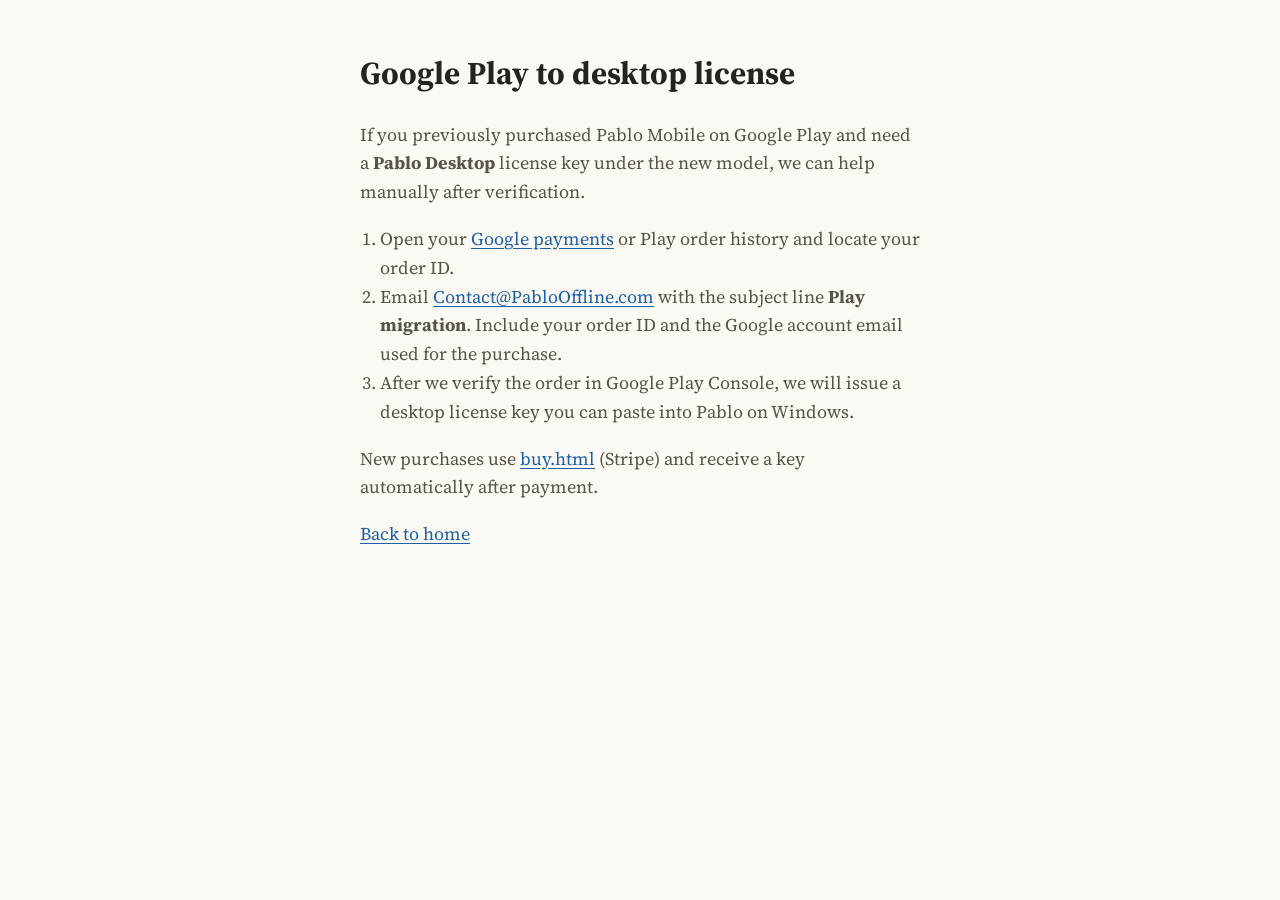
<file: migrate.html>
<!DOCTYPE html>
<html lang="en">
<head>
    <meta charset="UTF-8">
    <meta name="viewport" content="width=device-width, initial-scale=1.0">
    <title>Migrate from Google Play — Pablo</title>
    <link href="https://fonts.googleapis.com/css2?family=Source+Serif+4:opsz,wght@8..60,400;8..60,700&display=swap" rel="stylesheet">
    <style>
        body { font-family: 'Source Serif 4', Georgia, serif; font-size: 1.125rem; max-width: 560px; margin: 3rem auto; padding: 0 1.25rem; color: #24231f; background: #fbf9f4; line-height: 1.6; }
        h1 { font-size: 2rem; }
        p, li { color: #57534a; }
        ol { padding-left: 1.25rem; }
        a { color: #1d5fa6; text-underline-offset: 3px; }
    </style>
</head>
<body>
    <h1>Google Play to desktop license</h1>
    <p>If you previously purchased Pablo Mobile on Google Play and need a <strong>Pablo Desktop</strong> license key under the new model, we can help manually after verification.</p>
    <ol>
        <li>Open your <a href="https://payments.google.com/" target="_blank" rel="noopener">Google payments</a> or Play order history and locate your order ID.</li>
        <li>Email <a href="mailto:Contact@PabloOffline.com">Contact@PabloOffline.com</a> with the subject line <strong>Play migration</strong>. Include your order ID and the Google account email used for the purchase.</li>
        <li>After we verify the order in Google Play Console, we will issue a desktop license key you can paste into Pablo on Windows.</li>
    </ol>
    <p>New purchases use <a href="buy.html">buy.html</a> (Stripe) and receive a key automatically after payment.</p>
    <p><a href="index.html">Back to home</a></p>
</body>
</html>
</file>
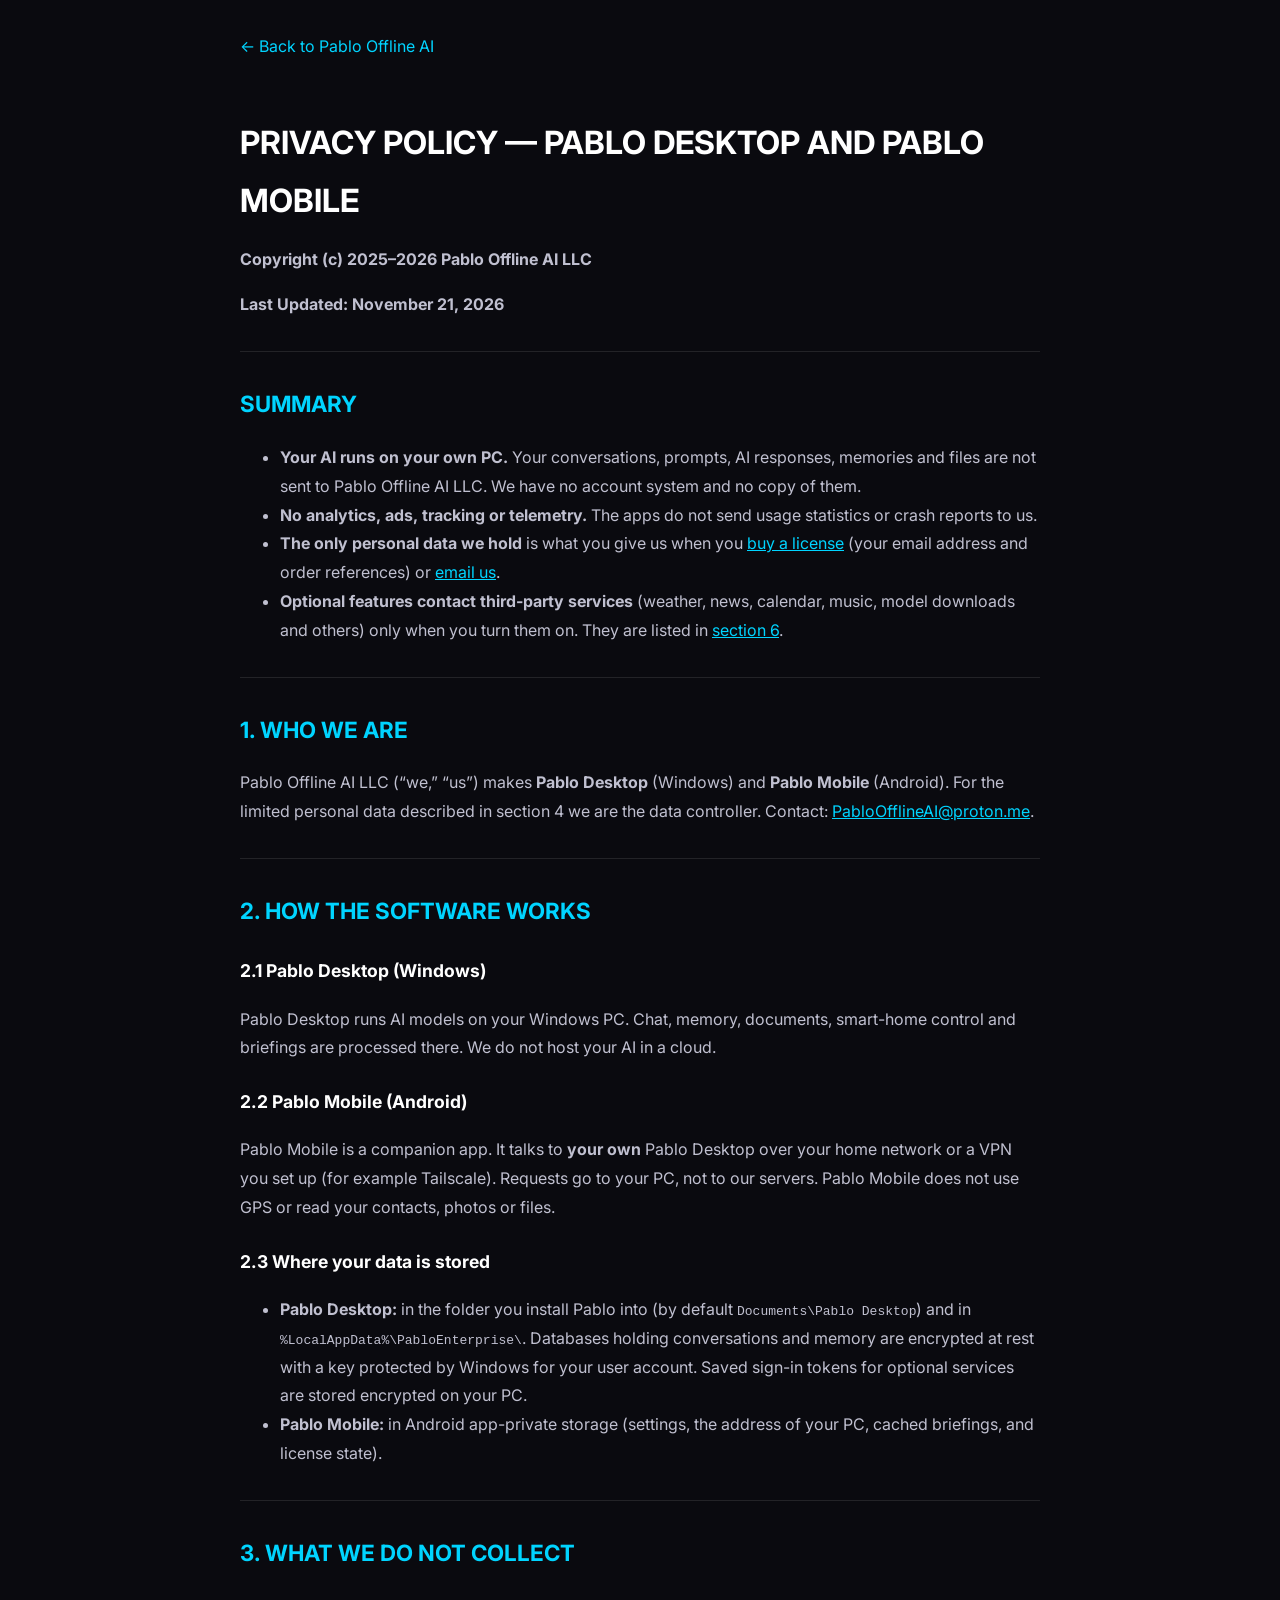
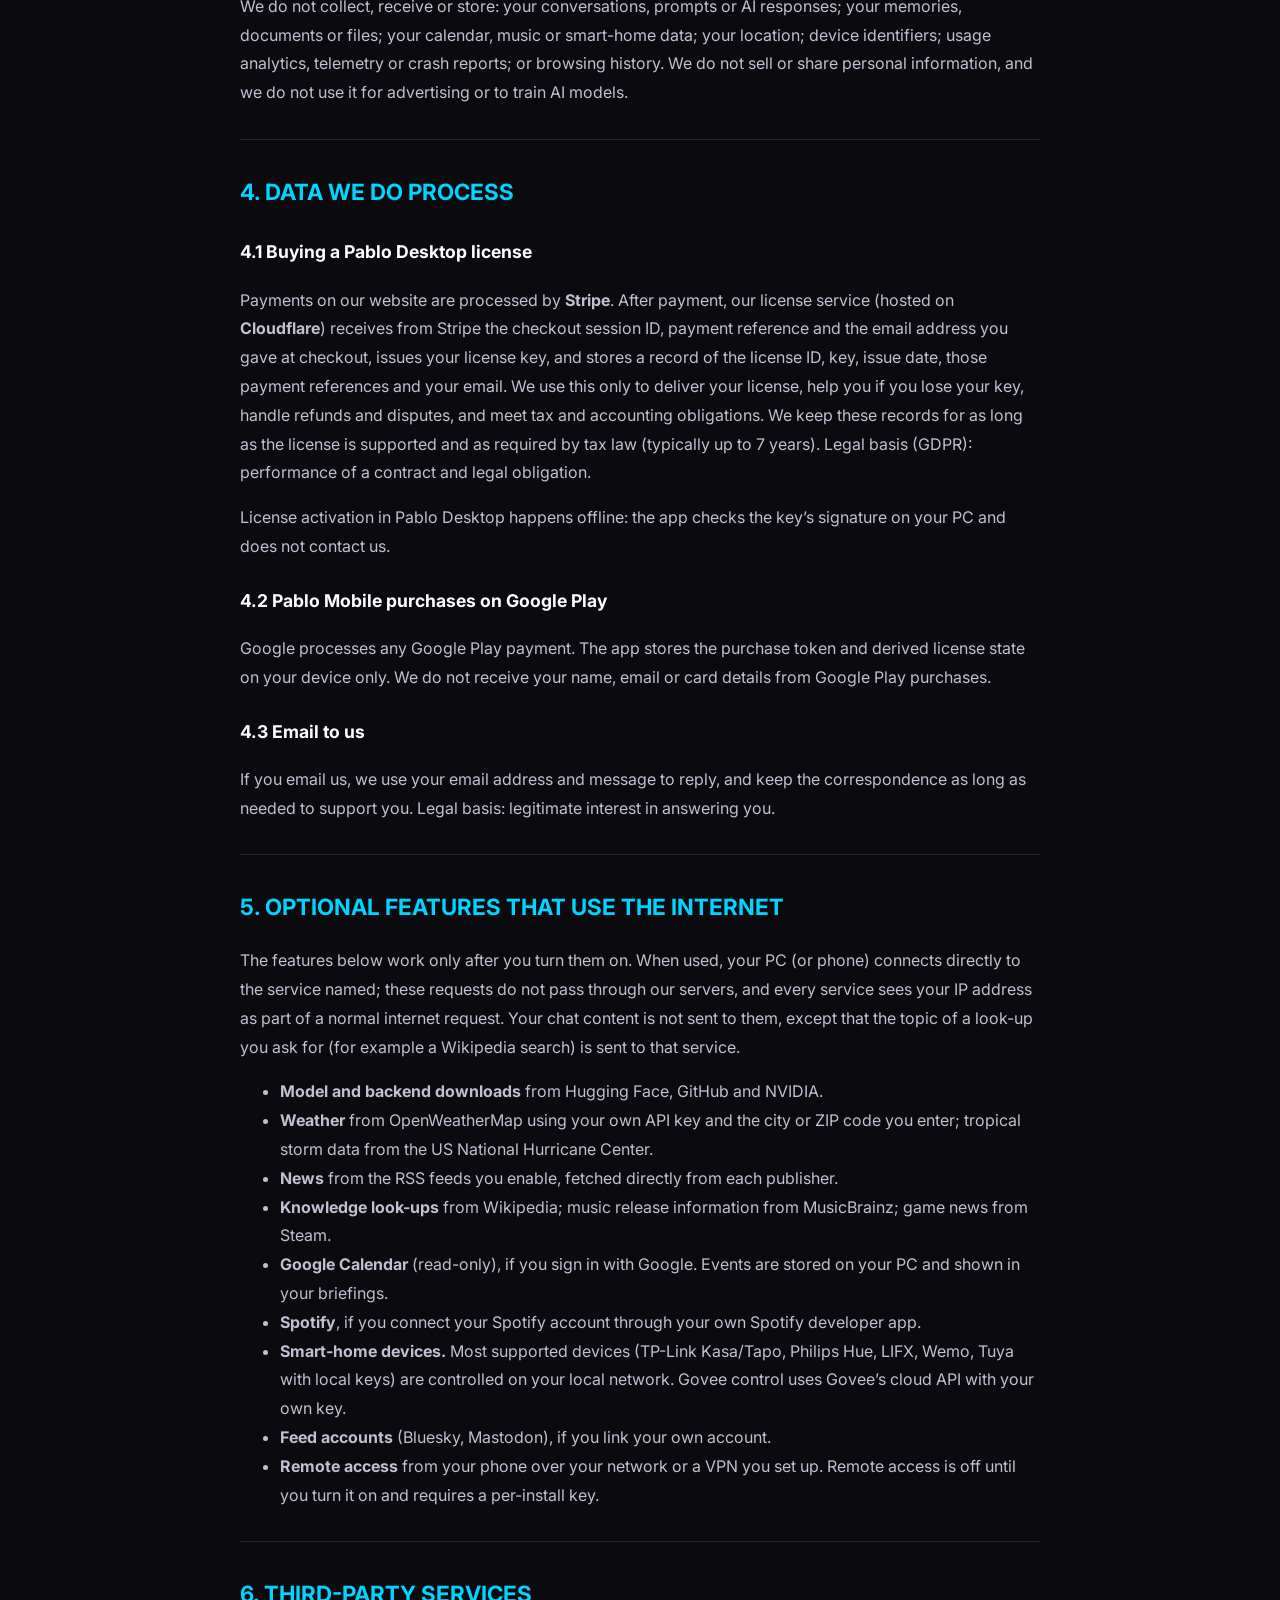
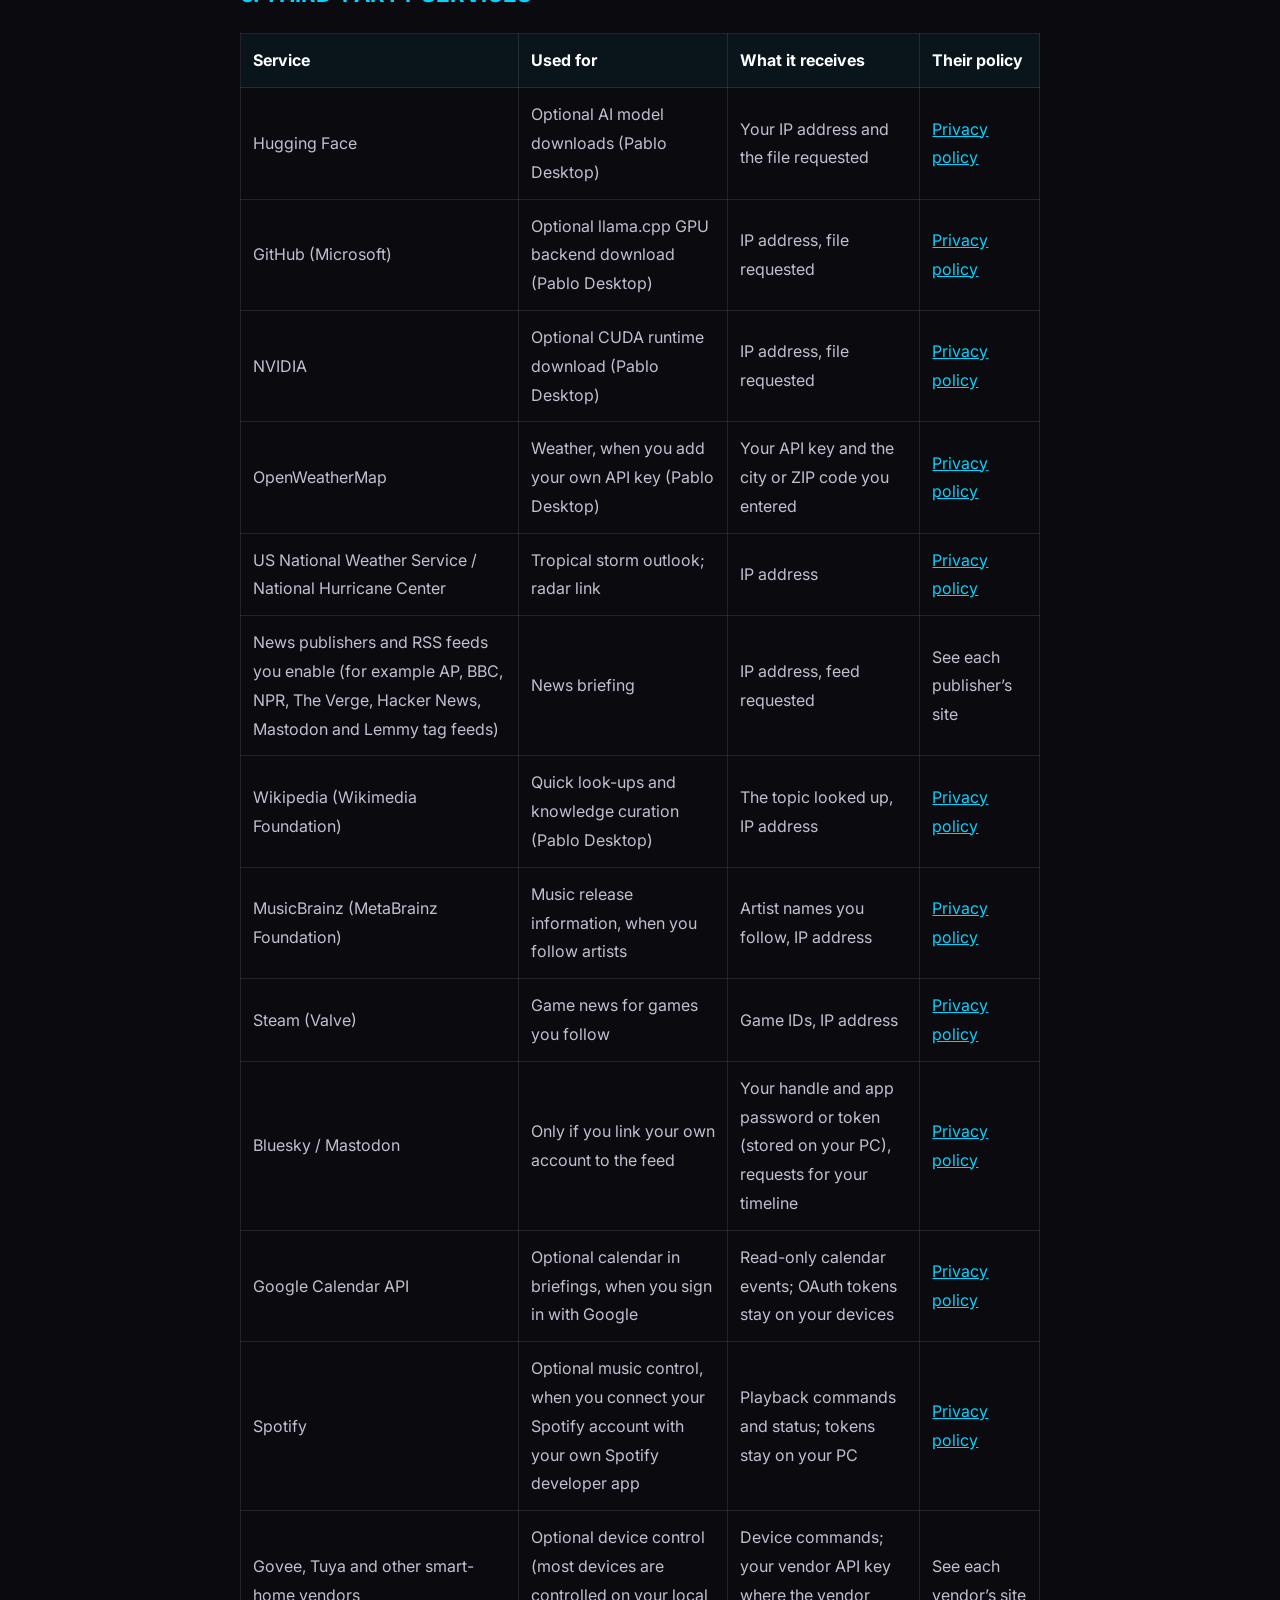
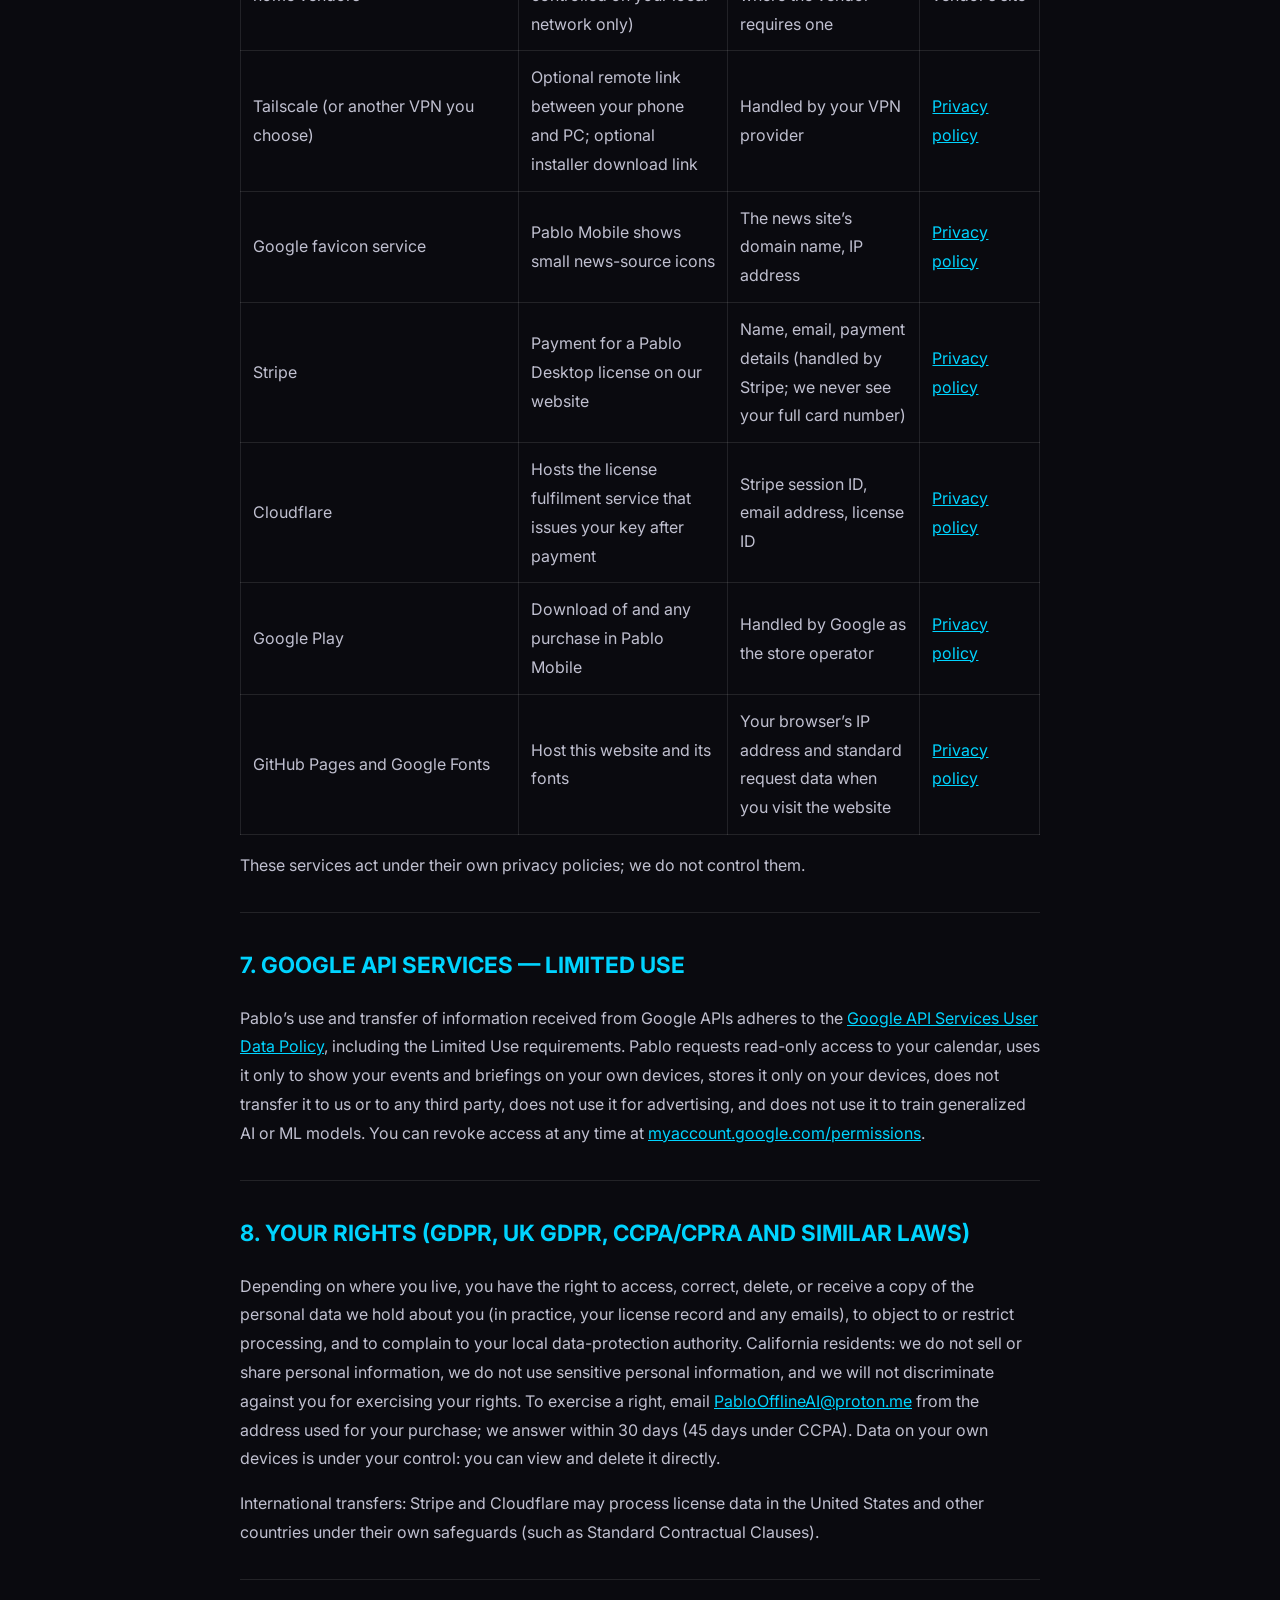
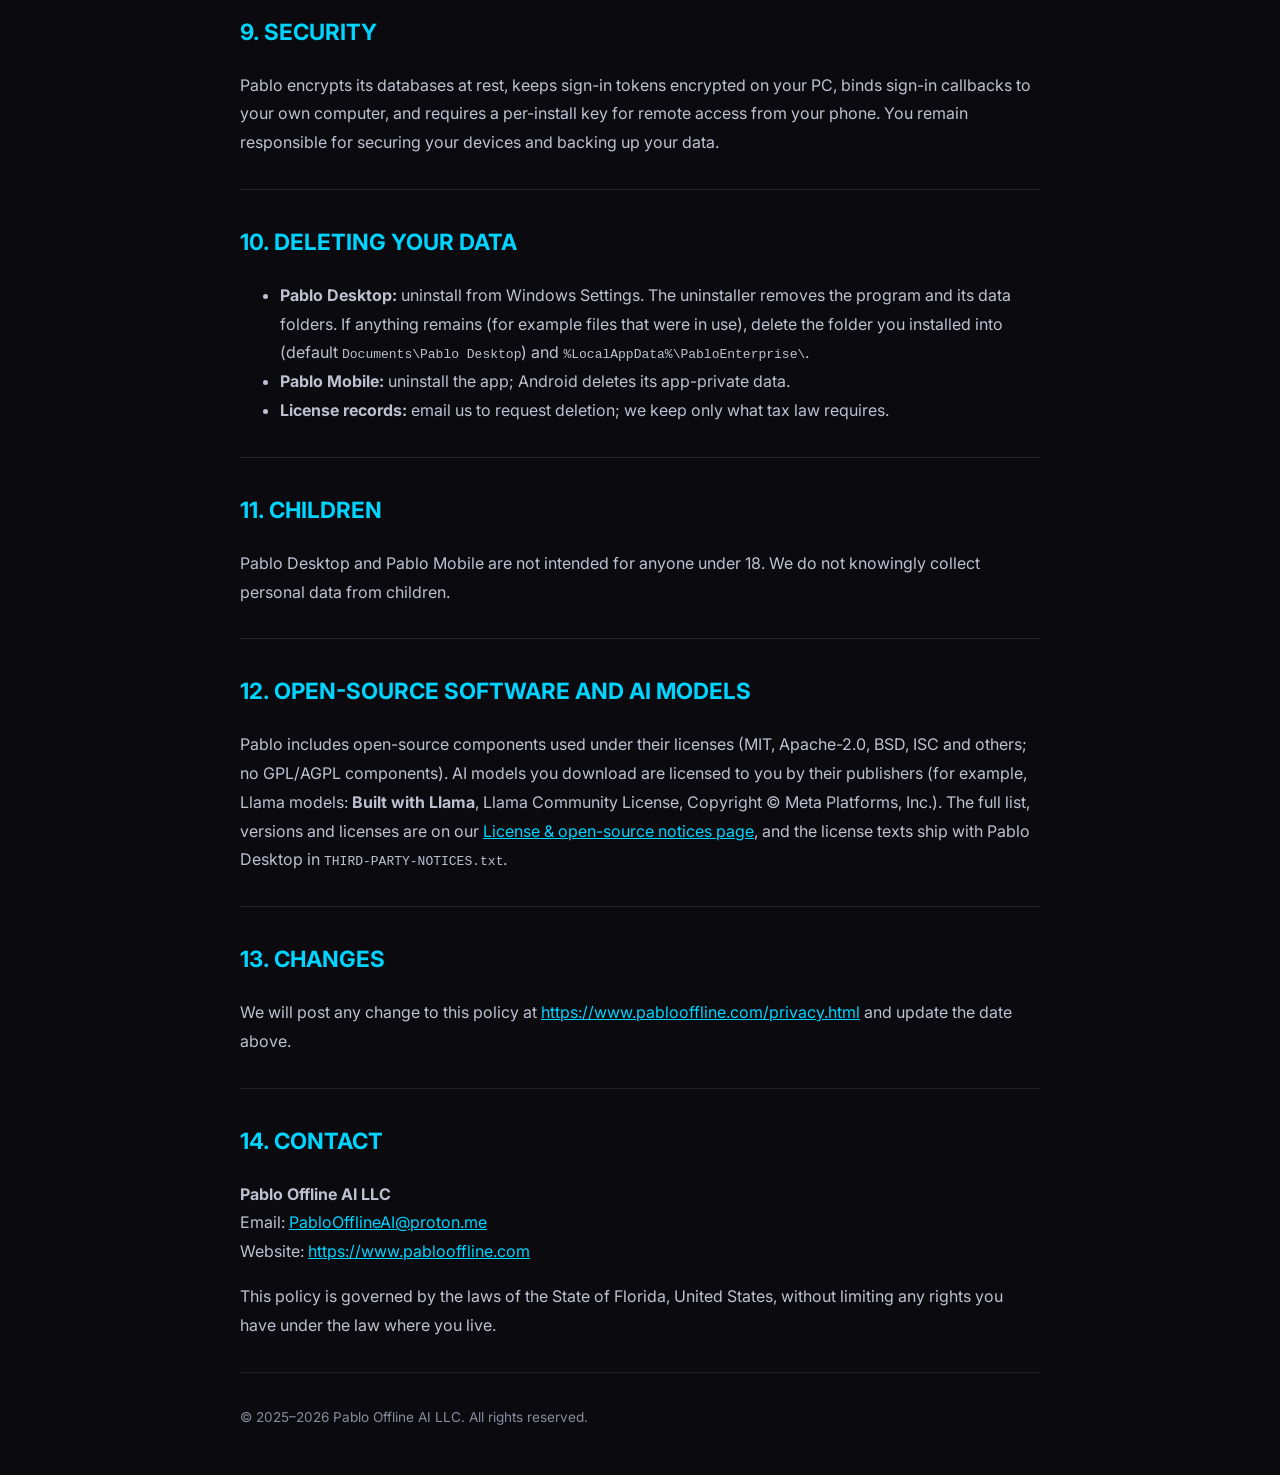
<file: privacy.html>
<!DOCTYPE html>
<html lang="en">
<head>
    <meta charset="UTF-8">
    <meta name="viewport" content="width=device-width, initial-scale=1.0">
    <title>Privacy Policy | Pablo Offline AI</title>
    <link href="https://fonts.googleapis.com/css2?family=Inter:wght@300;400;500;600;700&display=swap" rel="stylesheet">
    <style>
        body {
            font-family: 'Inter', sans-serif;
            background: #0a0a0f;
            color: #ffffff;
            line-height: 1.8;
            margin: 0;
            padding: 2rem 5%;
        }
        .container {
            max-width: 800px;
            margin: 0 auto;
        }
        h1 { font-size: 2rem; margin-bottom: 0.5rem; }
        h2 { font-size: 1.4rem; margin-top: 2rem; color: #00d4ff; }
        h3 { font-size: 1.1rem; margin-top: 1.5rem; }
        p, li { color: #c0c0d0; }
        a { color: #00d4ff; }
        table { border-collapse: collapse; width: 100%; margin: 1rem 0; }
        th, td { border: 1px solid rgba(255,255,255,0.1); padding: 0.75rem; text-align: left; color: #c0c0d0; }
        th { background: rgba(0,212,255,0.05); color: #ffffff; }
        .back-link { display: inline-block; margin-bottom: 2rem; color: #00d4ff; text-decoration: none; }
        .back-link:hover { text-decoration: underline; }
        hr { border: none; border-top: 1px solid rgba(255,255,255,0.1); margin: 2rem 0; }
    </style>
</head>
<body>
    <div class="container">
        <a href="https://www.pablooffline.com" class="back-link">&larr; Back to Pablo Offline AI</a>

        <h1>PRIVACY POLICY &mdash; PABLO DESKTOP AND PABLO MOBILE</h1>
        <p><strong>Copyright (c) 2025&ndash;2026 Pablo Offline AI LLC</strong></p>
        <p><strong>Last Updated: November 21, 2026</strong></p>
        <hr>

        <h2>SUMMARY</h2>
        <ul>
            <li><strong>Your AI runs on your own PC.</strong> Your conversations, prompts, AI responses, memories and files are not sent to Pablo Offline AI LLC. We have no account system and no copy of them.</li>
            <li><strong>No analytics, ads, tracking or telemetry.</strong> The apps do not send usage statistics or crash reports to us.</li>
            <li><strong>The only personal data we hold</strong> is what you give us when you <a href="#purchases">buy a license</a> (your email address and order references) or <a href="#contact">email us</a>.</li>
            <li><strong>Optional features contact third-party services</strong> (weather, news, calendar, music, model downloads and others) only when you turn them on. They are listed in <a href="#third-parties">section 6</a>.</li>
        </ul>
        <hr>

        <h2>1. WHO WE ARE</h2>
        <p>Pablo Offline AI LLC (&ldquo;we,&rdquo; &ldquo;us&rdquo;) makes <strong>Pablo Desktop</strong> (Windows) and <strong>Pablo Mobile</strong> (Android). For the limited personal data described in section 4 we are the data controller. Contact: <a href="mailto:PabloOfflineAI@proton.me">PabloOfflineAI@proton.me</a>.</p>
        <hr>

        <h2>2. HOW THE SOFTWARE WORKS</h2>
        <h3>2.1 Pablo Desktop (Windows)</h3>
        <p>Pablo Desktop runs AI models on your Windows PC. Chat, memory, documents, smart-home control and briefings are processed there. We do not host your AI in a cloud.</p>
        <h3>2.2 Pablo Mobile (Android)</h3>
        <p>Pablo Mobile is a companion app. It talks to <strong>your own</strong> Pablo Desktop over your home network or a VPN you set up (for example Tailscale). Requests go to your PC, not to our servers. Pablo Mobile does not use GPS or read your contacts, photos or files.</p>
        <h3>2.3 Where your data is stored</h3>
        <ul>
            <li><strong>Pablo Desktop:</strong> in the folder you install Pablo into (by default <code>Documents\Pablo Desktop</code>) and in <code>%LocalAppData%\PabloEnterprise\</code>. Databases holding conversations and memory are encrypted at rest with a key protected by Windows for your user account. Saved sign-in tokens for optional services are stored encrypted on your PC.</li>
            <li><strong>Pablo Mobile:</strong> in Android app-private storage (settings, the address of your PC, cached briefings, and license state).</li>
        </ul>
        <hr>

        <h2>3. WHAT WE DO NOT COLLECT</h2>
        <p>We do not collect, receive or store: your conversations, prompts or AI responses; your memories, documents or files; your calendar, music or smart-home data; your location; device identifiers; usage analytics, telemetry or crash reports; or browsing history. We do not sell or share personal information, and we do not use it for advertising or to train AI models.</p>
        <hr>

        <h2 id="purchases">4. DATA WE DO PROCESS</h2>
        <h3>4.1 Buying a Pablo Desktop license</h3>
        <p>Payments on our website are processed by <strong>Stripe</strong>. After payment, our license service (hosted on <strong>Cloudflare</strong>) receives from Stripe the checkout session ID, payment reference and the email address you gave at checkout, issues your license key, and stores a record of the license ID, key, issue date, those payment references and your email. We use this only to deliver your license, help you if you lose your key, handle refunds and disputes, and meet tax and accounting obligations. We keep these records for as long as the license is supported and as required by tax law (typically up to 7 years). Legal basis (GDPR): performance of a contract and legal obligation.</p>
        <p>License activation in Pablo Desktop happens offline: the app checks the key&rsquo;s signature on your PC and does not contact us.</p>
        <h3>4.2 Pablo Mobile purchases on Google Play</h3>
        <p>Google processes any Google Play payment. The app stores the purchase token and derived license state on your device only. We do not receive your name, email or card details from Google Play purchases.</p>
        <h3 id="contact">4.3 Email to us</h3>
        <p>If you email us, we use your email address and message to reply, and keep the correspondence as long as needed to support you. Legal basis: legitimate interest in answering you.</p>
        <hr>

        <h2>5. OPTIONAL FEATURES THAT USE THE INTERNET</h2>
        <p>The features below work only after you turn them on. When used, your PC (or phone) connects directly to the service named; these requests do not pass through our servers, and every service sees your IP address as part of a normal internet request. Your chat content is not sent to them, except that the topic of a look-up you ask for (for example a Wikipedia search) is sent to that service.</p>
        <ul>
            <li><strong>Model and backend downloads</strong> from Hugging Face, GitHub and NVIDIA.</li>
            <li><strong>Weather</strong> from OpenWeatherMap using your own API key and the city or ZIP code you enter; tropical storm data from the US National Hurricane Center.</li>
            <li><strong>News</strong> from the RSS feeds you enable, fetched directly from each publisher.</li>
            <li><strong>Knowledge look-ups</strong> from Wikipedia; music release information from MusicBrainz; game news from Steam.</li>
            <li><strong>Google Calendar</strong> (read-only), if you sign in with Google. Events are stored on your PC and shown in your briefings.</li>
            <li><strong>Spotify</strong>, if you connect your Spotify account through your own Spotify developer app.</li>
            <li><strong>Smart-home devices.</strong> Most supported devices (TP-Link Kasa/Tapo, Philips Hue, LIFX, Wemo, Tuya with local keys) are controlled on your local network. Govee control uses Govee&rsquo;s cloud API with your own key.</li>
            <li><strong>Feed accounts</strong> (Bluesky, Mastodon), if you link your own account.</li>
            <li><strong>Remote access</strong> from your phone over your network or a VPN you set up. Remote access is off until you turn it on and requires a per-install key.</li>
        </ul>
        <hr>

        <h2 id="third-parties">6. THIRD-PARTY SERVICES</h2>
        <table>
            <thead>
                <tr><th>Service</th><th>Used for</th><th>What it receives</th><th>Their policy</th></tr>
            </thead>
            <tbody>
                <tr><td>Hugging Face</td><td>Optional AI model downloads (Pablo Desktop)</td><td>Your IP address and the file requested</td><td><a href="https://huggingface.co/privacy" target="_blank" rel="noopener noreferrer">Privacy policy</a></td></tr>
                <tr><td>GitHub (Microsoft)</td><td>Optional llama.cpp GPU backend download (Pablo Desktop)</td><td>IP address, file requested</td><td><a href="https://docs.github.com/site-policy/privacy-policies/github-general-privacy-statement" target="_blank" rel="noopener noreferrer">Privacy policy</a></td></tr>
                <tr><td>NVIDIA</td><td>Optional CUDA runtime download (Pablo Desktop)</td><td>IP address, file requested</td><td><a href="https://www.nvidia.com/en-us/about-nvidia/privacy-policy/" target="_blank" rel="noopener noreferrer">Privacy policy</a></td></tr>
                <tr><td>OpenWeatherMap</td><td>Weather, when you add your own API key (Pablo Desktop)</td><td>Your API key and the city or ZIP code you entered</td><td><a href="https://openweather.co.uk/privacy-policy" target="_blank" rel="noopener noreferrer">Privacy policy</a></td></tr>
                <tr><td>US National Weather Service / National Hurricane Center</td><td>Tropical storm outlook; radar link</td><td>IP address</td><td><a href="https://www.weather.gov/privacy" target="_blank" rel="noopener noreferrer">Privacy policy</a></td></tr>
                <tr><td>News publishers and RSS feeds you enable (for example AP, BBC, NPR, The Verge, Hacker News, Mastodon and Lemmy tag feeds)</td><td>News briefing</td><td>IP address, feed requested</td><td>See each publisher&rsquo;s site</td></tr>
                <tr><td>Wikipedia (Wikimedia Foundation)</td><td>Quick look-ups and knowledge curation (Pablo Desktop)</td><td>The topic looked up, IP address</td><td><a href="https://foundation.wikimedia.org/wiki/Policy:Privacy_policy" target="_blank" rel="noopener noreferrer">Privacy policy</a></td></tr>
                <tr><td>MusicBrainz (MetaBrainz Foundation)</td><td>Music release information, when you follow artists</td><td>Artist names you follow, IP address</td><td><a href="https://metabrainz.org/privacy" target="_blank" rel="noopener noreferrer">Privacy policy</a></td></tr>
                <tr><td>Steam (Valve)</td><td>Game news for games you follow</td><td>Game IDs, IP address</td><td><a href="https://store.steampowered.com/privacy_agreement/" target="_blank" rel="noopener noreferrer">Privacy policy</a></td></tr>
                <tr><td>Bluesky / Mastodon</td><td>Only if you link your own account to the feed</td><td>Your handle and app password or token (stored on your PC), requests for your timeline</td><td><a href="https://bsky.social/about/support/privacy-policy" target="_blank" rel="noopener noreferrer">Privacy policy</a></td></tr>
                <tr><td>Google Calendar API</td><td>Optional calendar in briefings, when you sign in with Google</td><td>Read-only calendar events; OAuth tokens stay on your devices</td><td><a href="https://policies.google.com/privacy" target="_blank" rel="noopener noreferrer">Privacy policy</a></td></tr>
                <tr><td>Spotify</td><td>Optional music control, when you connect your Spotify account with your own Spotify developer app</td><td>Playback commands and status; tokens stay on your PC</td><td><a href="https://www.spotify.com/legal/privacy-policy/" target="_blank" rel="noopener noreferrer">Privacy policy</a></td></tr>
                <tr><td>Govee, Tuya and other smart-home vendors</td><td>Optional device control (most devices are controlled on your local network only)</td><td>Device commands; your vendor API key where the vendor requires one</td><td>See each vendor&rsquo;s site</td></tr>
                <tr><td>Tailscale (or another VPN you choose)</td><td>Optional remote link between your phone and PC; optional installer download link</td><td>Handled by your VPN provider</td><td><a href="https://tailscale.com/privacy-policy" target="_blank" rel="noopener noreferrer">Privacy policy</a></td></tr>
                <tr><td>Google favicon service</td><td>Pablo Mobile shows small news-source icons</td><td>The news site&rsquo;s domain name, IP address</td><td><a href="https://policies.google.com/privacy" target="_blank" rel="noopener noreferrer">Privacy policy</a></td></tr>
                <tr><td>Stripe</td><td>Payment for a Pablo Desktop license on our website</td><td>Name, email, payment details (handled by Stripe; we never see your full card number)</td><td><a href="https://stripe.com/privacy" target="_blank" rel="noopener noreferrer">Privacy policy</a></td></tr>
                <tr><td>Cloudflare</td><td>Hosts the license fulfilment service that issues your key after payment</td><td>Stripe session ID, email address, license ID</td><td><a href="https://www.cloudflare.com/privacypolicy/" target="_blank" rel="noopener noreferrer">Privacy policy</a></td></tr>
                <tr><td>Google Play</td><td>Download of and any purchase in Pablo Mobile</td><td>Handled by Google as the store operator</td><td><a href="https://policies.google.com/privacy" target="_blank" rel="noopener noreferrer">Privacy policy</a></td></tr>
                <tr><td>GitHub Pages and Google Fonts</td><td>Host this website and its fonts</td><td>Your browser&rsquo;s IP address and standard request data when you visit the website</td><td><a href="https://docs.github.com/site-policy/privacy-policies/github-general-privacy-statement" target="_blank" rel="noopener noreferrer">Privacy policy</a></td></tr>
            </tbody>
        </table>
        <p>These services act under their own privacy policies; we do not control them.</p>
        <hr>

        <h2>7. GOOGLE API SERVICES &mdash; LIMITED USE</h2>
        <p>Pablo&rsquo;s use and transfer of information received from Google APIs adheres to the <a href="https://developers.google.com/terms/api-services-user-data-policy" target="_blank" rel="noopener noreferrer">Google API Services User Data Policy</a>, including the Limited Use requirements. Pablo requests read-only access to your calendar, uses it only to show your events and briefings on your own devices, stores it only on your devices, does not transfer it to us or to any third party, does not use it for advertising, and does not use it to train generalized AI or ML models. You can revoke access at any time at <a href="https://myaccount.google.com/permissions" target="_blank" rel="noopener noreferrer">myaccount.google.com/permissions</a>.</p>
        <hr>

        <h2>8. YOUR RIGHTS (GDPR, UK GDPR, CCPA/CPRA AND SIMILAR LAWS)</h2>
        <p>Depending on where you live, you have the right to access, correct, delete, or receive a copy of the personal data we hold about you (in practice, your license record and any emails), to object to or restrict processing, and to complain to your local data-protection authority. California residents: we do not sell or share personal information, we do not use sensitive personal information, and we will not discriminate against you for exercising your rights. To exercise a right, email <a href="mailto:PabloOfflineAI@proton.me">PabloOfflineAI@proton.me</a> from the address used for your purchase; we answer within 30 days (45 days under CCPA). Data on your own devices is under your control: you can view and delete it directly.</p>
        <p>International transfers: Stripe and Cloudflare may process license data in the United States and other countries under their own safeguards (such as Standard Contractual Clauses).</p>
        <hr>

        <h2>9. SECURITY</h2>
        <p>Pablo encrypts its databases at rest, keeps sign-in tokens encrypted on your PC, binds sign-in callbacks to your own computer, and requires a per-install key for remote access from your phone. You remain responsible for securing your devices and backing up your data.</p>
        <hr>

        <h2>10. DELETING YOUR DATA</h2>
        <ul>
            <li><strong>Pablo Desktop:</strong> uninstall from Windows Settings. The uninstaller removes the program and its data folders. If anything remains (for example files that were in use), delete the folder you installed into (default <code>Documents\Pablo Desktop</code>) and <code>%LocalAppData%\PabloEnterprise\</code>.</li>
            <li><strong>Pablo Mobile:</strong> uninstall the app; Android deletes its app-private data.</li>
            <li><strong>License records:</strong> email us to request deletion; we keep only what tax law requires.</li>
        </ul>
        <hr>

        <h2>11. CHILDREN</h2>
        <p>Pablo Desktop and Pablo Mobile are not intended for anyone under 18. We do not knowingly collect personal data from children.</p>
        <hr>

        <h2>12. OPEN-SOURCE SOFTWARE AND AI MODELS</h2>
        <p>Pablo includes open-source components used under their licenses (MIT, Apache-2.0, BSD, ISC and others; no GPL/AGPL components). AI models you download are licensed to you by their publishers (for example, Llama models: <strong>Built with Llama</strong>, Llama Community License, Copyright &copy; Meta Platforms, Inc.). The full list, versions and licenses are on our <a href="https://www.pablooffline.com/license.html#open-source">License &amp; open-source notices page</a>, and the license texts ship with Pablo Desktop in <code>THIRD-PARTY-NOTICES.txt</code>.</p>
        <hr>

        <h2>13. CHANGES</h2>
        <p>We will post any change to this policy at <a href="https://www.pablooffline.com/privacy.html">https://www.pablooffline.com/privacy.html</a> and update the date above.</p>
        <hr>

        <h2>14. CONTACT</h2>
        <p><strong>Pablo Offline AI LLC</strong><br>Email: <a href="mailto:PabloOfflineAI@proton.me">PabloOfflineAI@proton.me</a><br>Website: <a href="https://www.pablooffline.com">https://www.pablooffline.com</a></p>
        <p>This policy is governed by the laws of the State of Florida, United States, without limiting any rights you have under the law where you live.</p>
        <hr>
        <p style="font-size: 0.85rem; color: #8b8b9e;">&copy; 2025&ndash;2026 Pablo Offline AI LLC. All rights reserved.</p>
    </div>
</body>
</html>
</file>
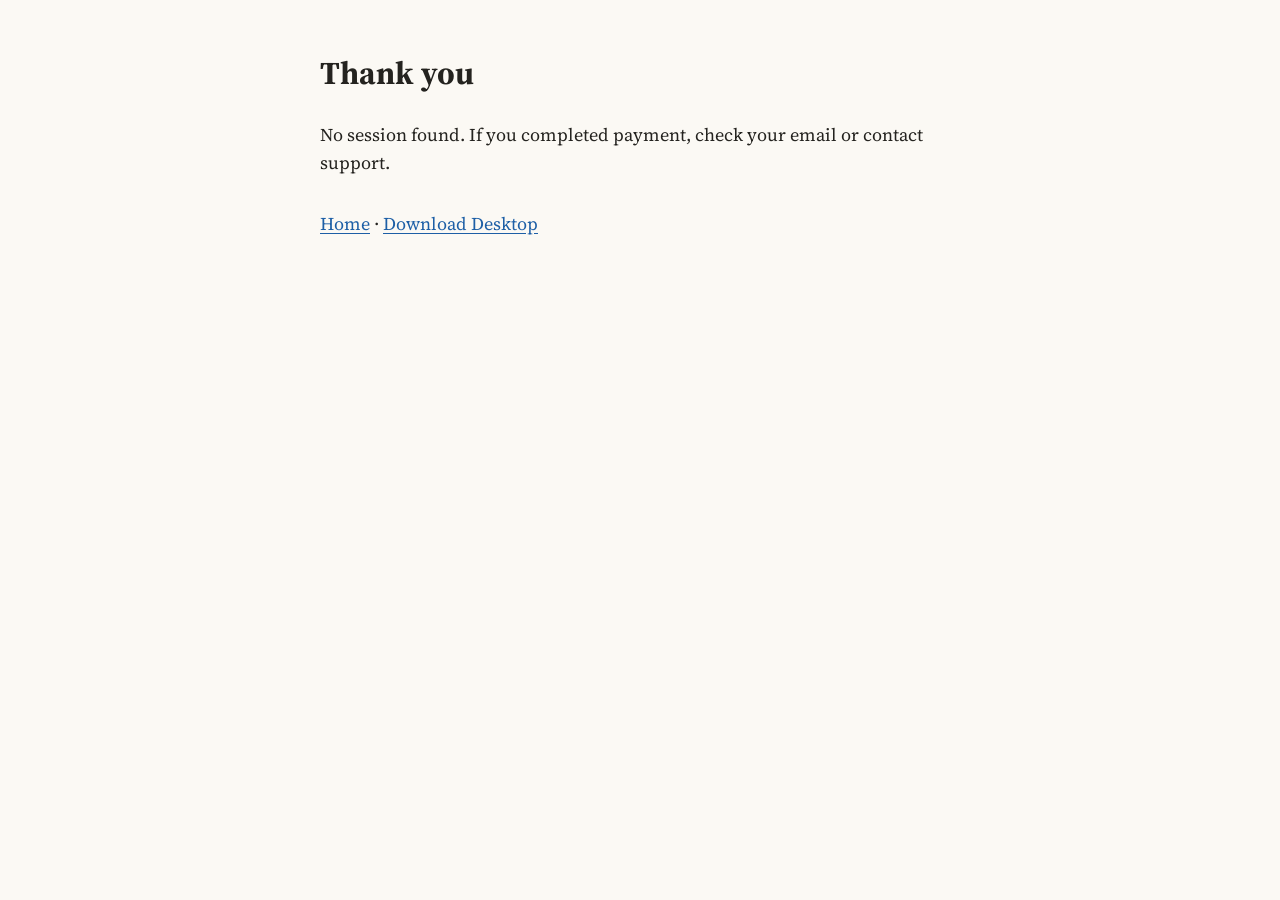
<file: purchase-complete.html>
<!DOCTYPE html>
<html lang="en">
<head>
    <meta charset="UTF-8">
    <meta name="viewport" content="width=device-width, initial-scale=1.0">
    <title>Purchase complete — Pablo</title>
    <link href="https://fonts.googleapis.com/css2?family=Source+Serif+4:opsz,wght@8..60,400;8..60,700&display=swap" rel="stylesheet">
    <style>
        body { font-family: 'Source Serif 4', Georgia, serif; font-size: 1.125rem; max-width: 640px; margin: 3rem auto; padding: 0 1.25rem; color: #24231f; background: #fbf9f4; line-height: 1.6; }
        h1 { font-size: 2rem; }
        #key-section { display: none; margin-top: 1.5rem; }
        #license-key { font-family: ui-monospace, Consolas, monospace; word-break: break-all; background: #f3efe5; border-left: 3px solid #1d5fa6; padding: 1rem; font-size: 0.9rem; }
        button { margin-top: 0.75rem; margin-right: 0.5rem; padding: 0.5rem 1rem; border-radius: 4px; border: 1px solid #1d5fa6; background: #fbf9f4; color: #1d5fa6; cursor: pointer; font-family: 'Segoe UI', system-ui, sans-serif; font-weight: 600; }
        button.primary { background: #1d5fa6; color: #fff; }
        a { color: #1d5fa6; text-underline-offset: 3px; }
    </style>
</head>
<body>
    <h1>Thank you</h1>
    <p id="status">Confirming your payment...</p>
    <div id="key-section">
        <p>Your license key (save a copy):</p>
        <div id="license-key"></div>
        <button type="button" class="primary" id="copy-btn">Copy key</button>
        <button type="button" id="download-btn">Download as .txt</button>
    </div>
    <p style="margin-top:2rem;"><a href="index.html">Home</a> · <a href="downloadpage.html">Download Desktop</a></p>

    <script>
    const WORKER_URL = "https://pablo-license.pablooffline.workers.dev";

    async function pollForLicense() {
        if (!WORKER_URL || !WORKER_URL.trim()) {
            document.getElementById("status").textContent =
                "Set WORKER_URL in purchase-complete.html to your deployed Cloudflare Worker URL, then publish this page again.";
            return;
        }
        const sessionId = new URLSearchParams(window.location.search).get("session_id");
        if (!sessionId) {
            document.getElementById("status").textContent = "No session found. If you completed payment, check your email or contact support.";
            return;
        }
        document.getElementById("status").textContent = "Confirming your payment...";
        for (var i = 0; i < 40; i++) {
            try {
                var res = await fetch(WORKER_URL.replace(/\/$/, "") + "/fulfill?session_id=" + encodeURIComponent(sessionId));
                var data = await res.json();
                if (data.status === "confirmed" && data.licenseKey) {
                    document.getElementById("status").textContent = "Payment confirmed.";
                    document.getElementById("license-key").textContent = data.licenseKey;
                    document.getElementById("key-section").style.display = "block";
                    return;
                }
            } catch (e) { /* retry */ }
            await new Promise(function (r) { setTimeout(r, 3000); });
        }
        document.getElementById("status").textContent = "Still processing. Refresh in a minute or contact support.";
    }

    document.getElementById("copy-btn").addEventListener("click", function () {
        var k = document.getElementById("license-key").textContent;
        if (!k) return;
        navigator.clipboard.writeText(k).then(function () {
            document.getElementById("copy-btn").textContent = "Copied";
        });
    });

    document.getElementById("download-btn").addEventListener("click", function () {
        var k = document.getElementById("license-key").textContent;
        if (!k) return;
        var a = document.createElement("a");
        a.href = URL.createObjectURL(new Blob([k], { type: "text/plain" }));
        a.download = "pablo-license-key.txt";
        a.click();
    });

    window.addEventListener("load", pollForLicense);
    </script>
</body>
</html>
</file>
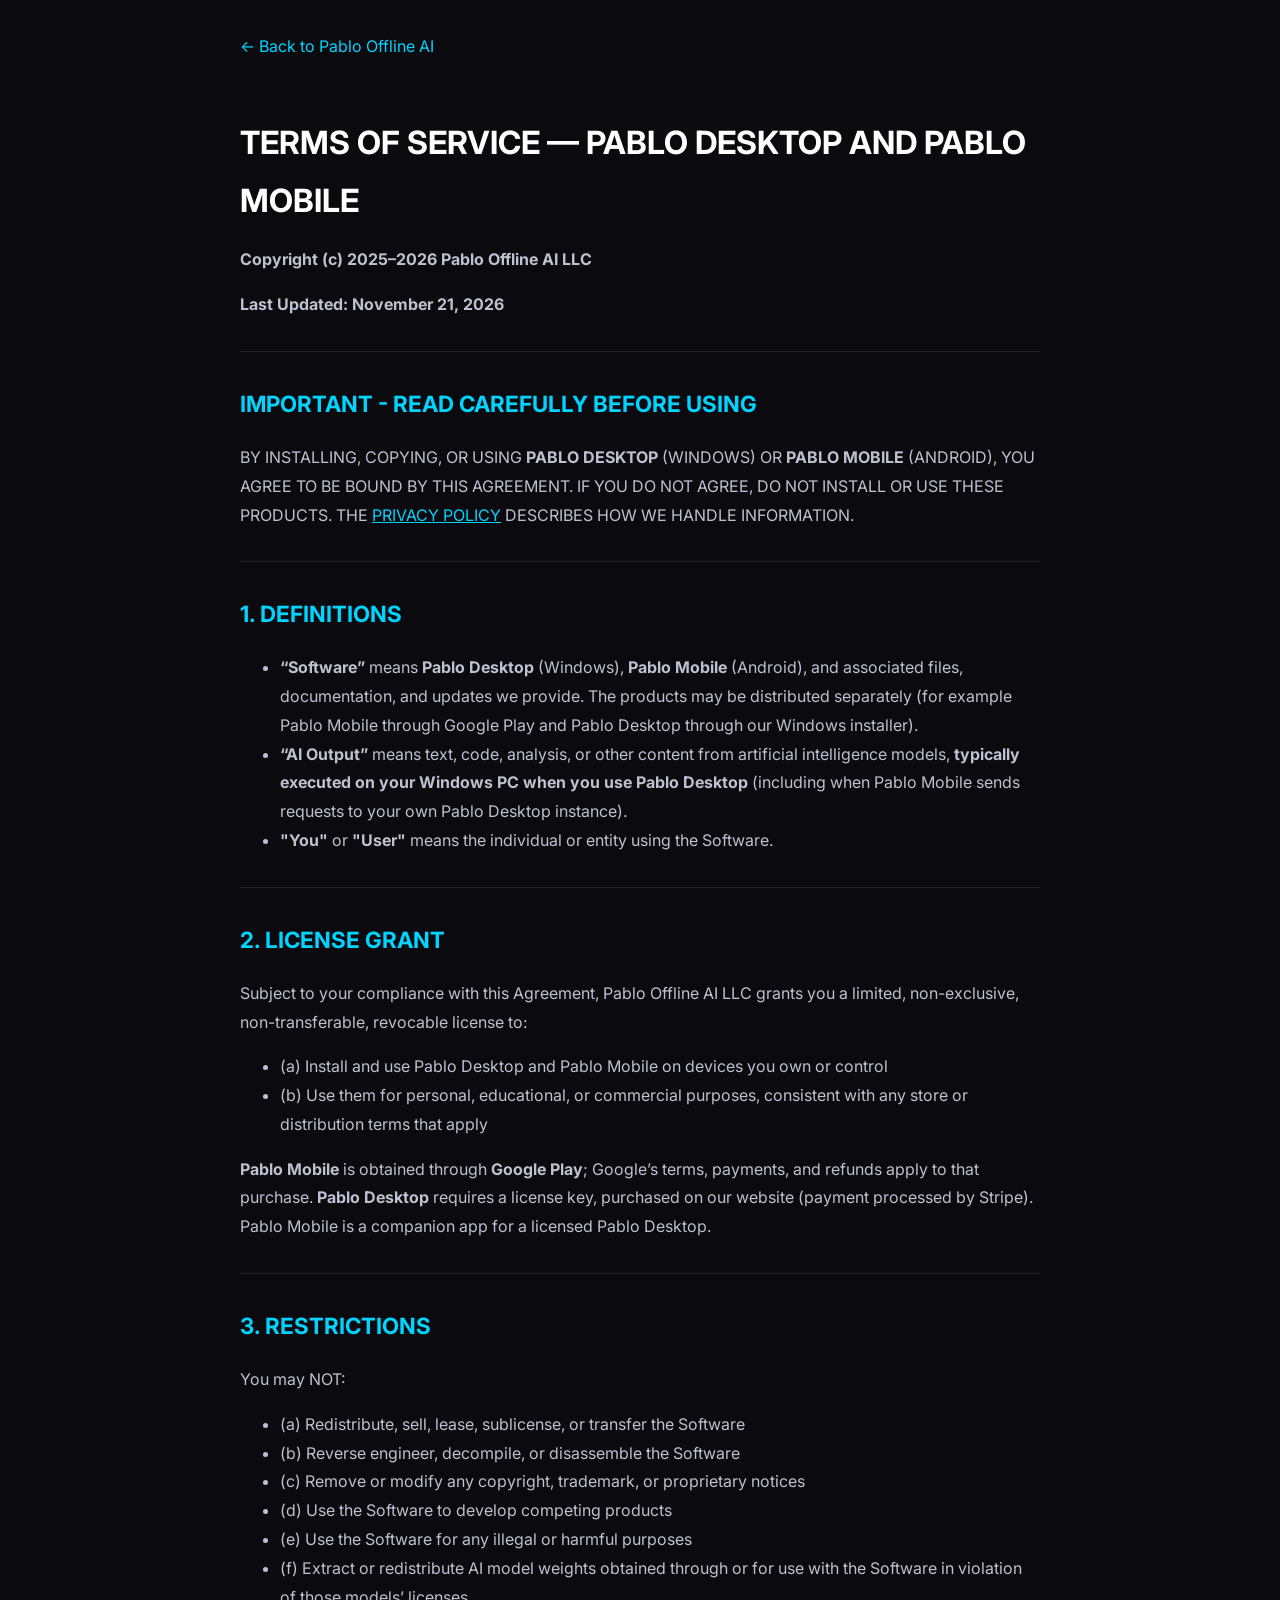
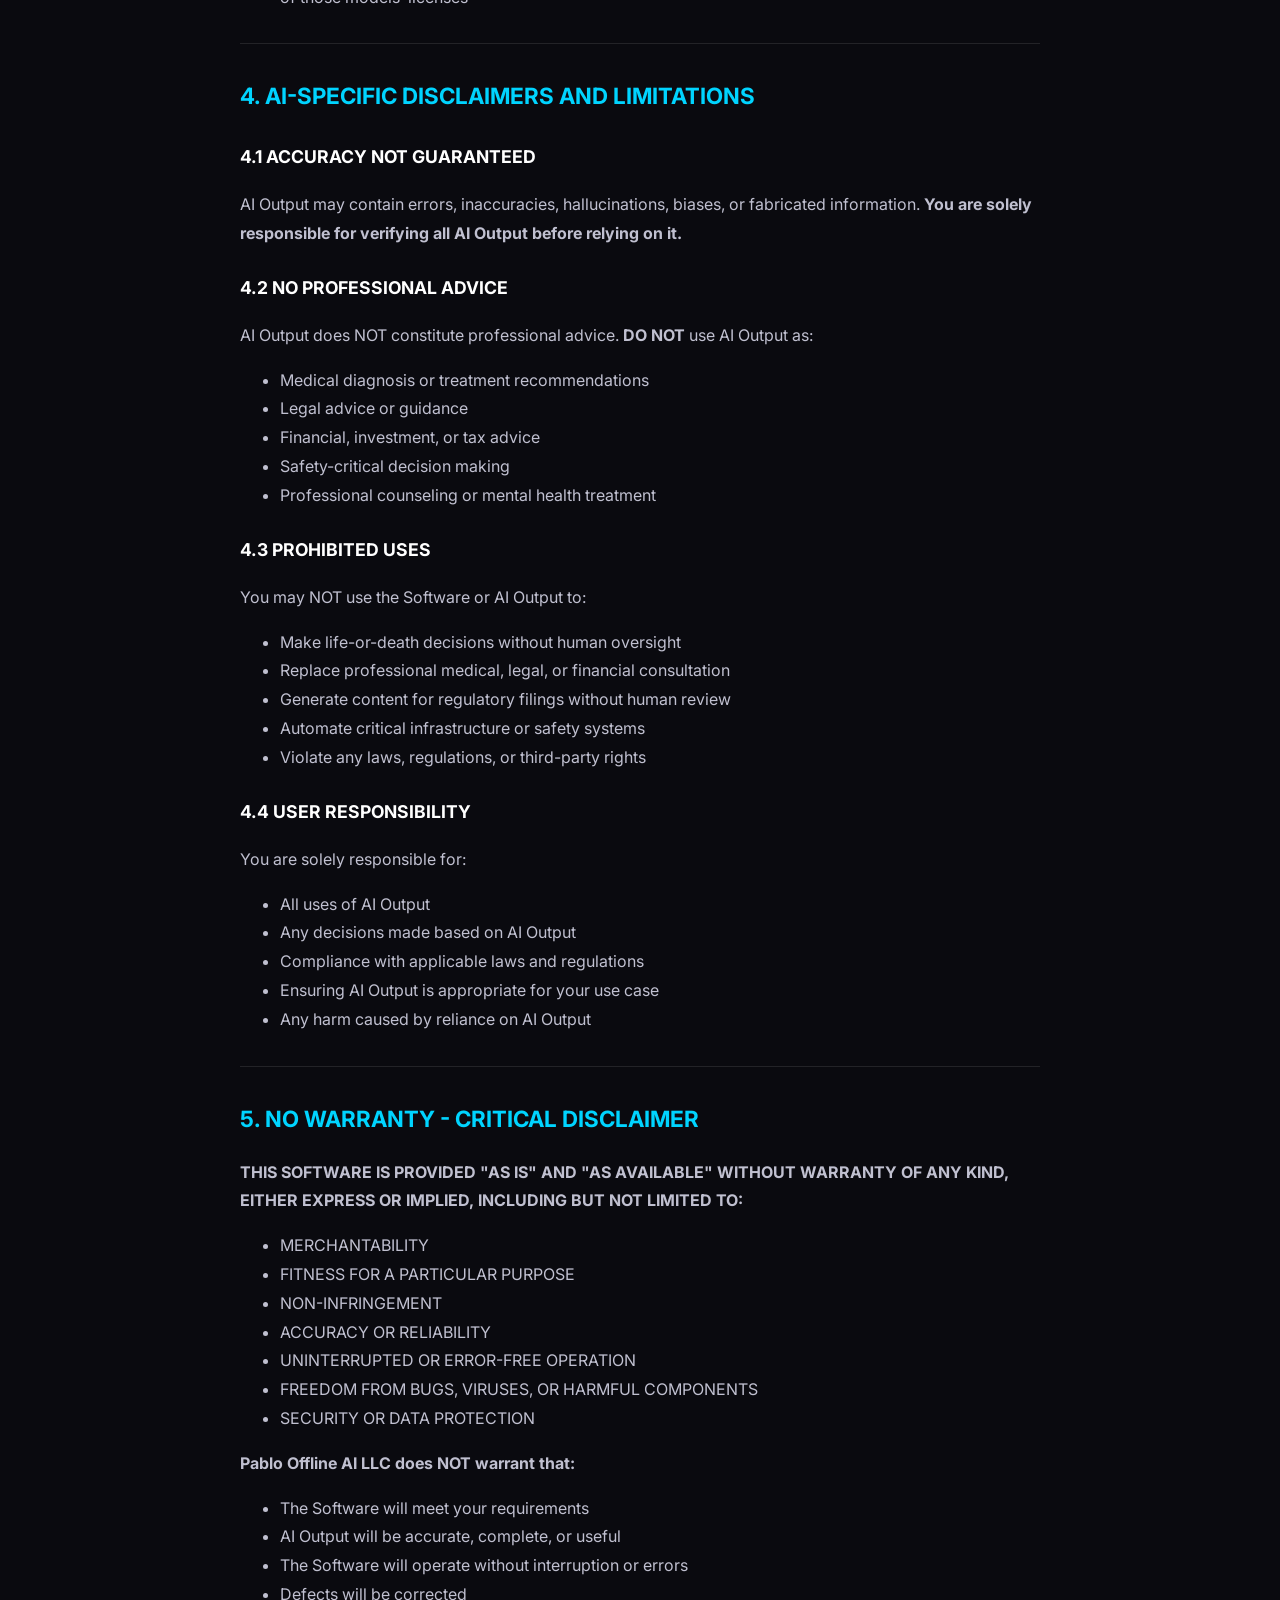
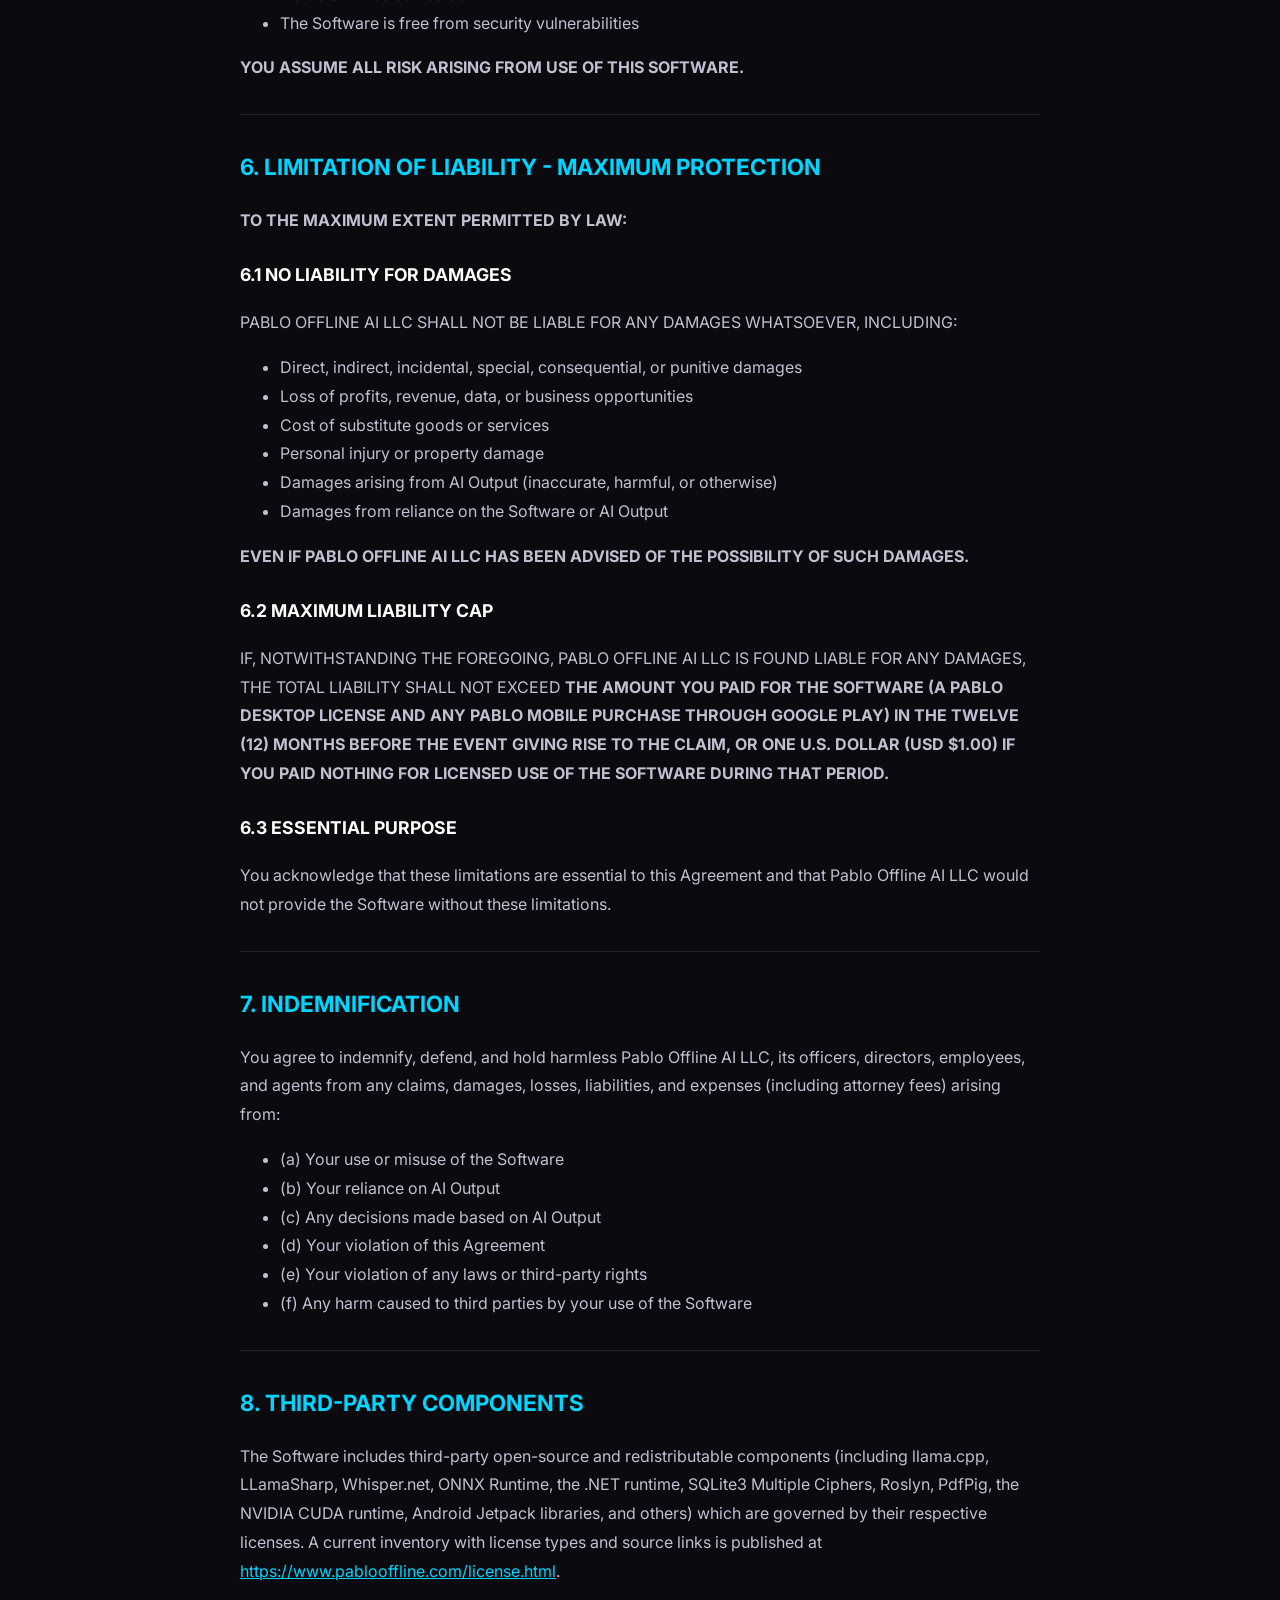
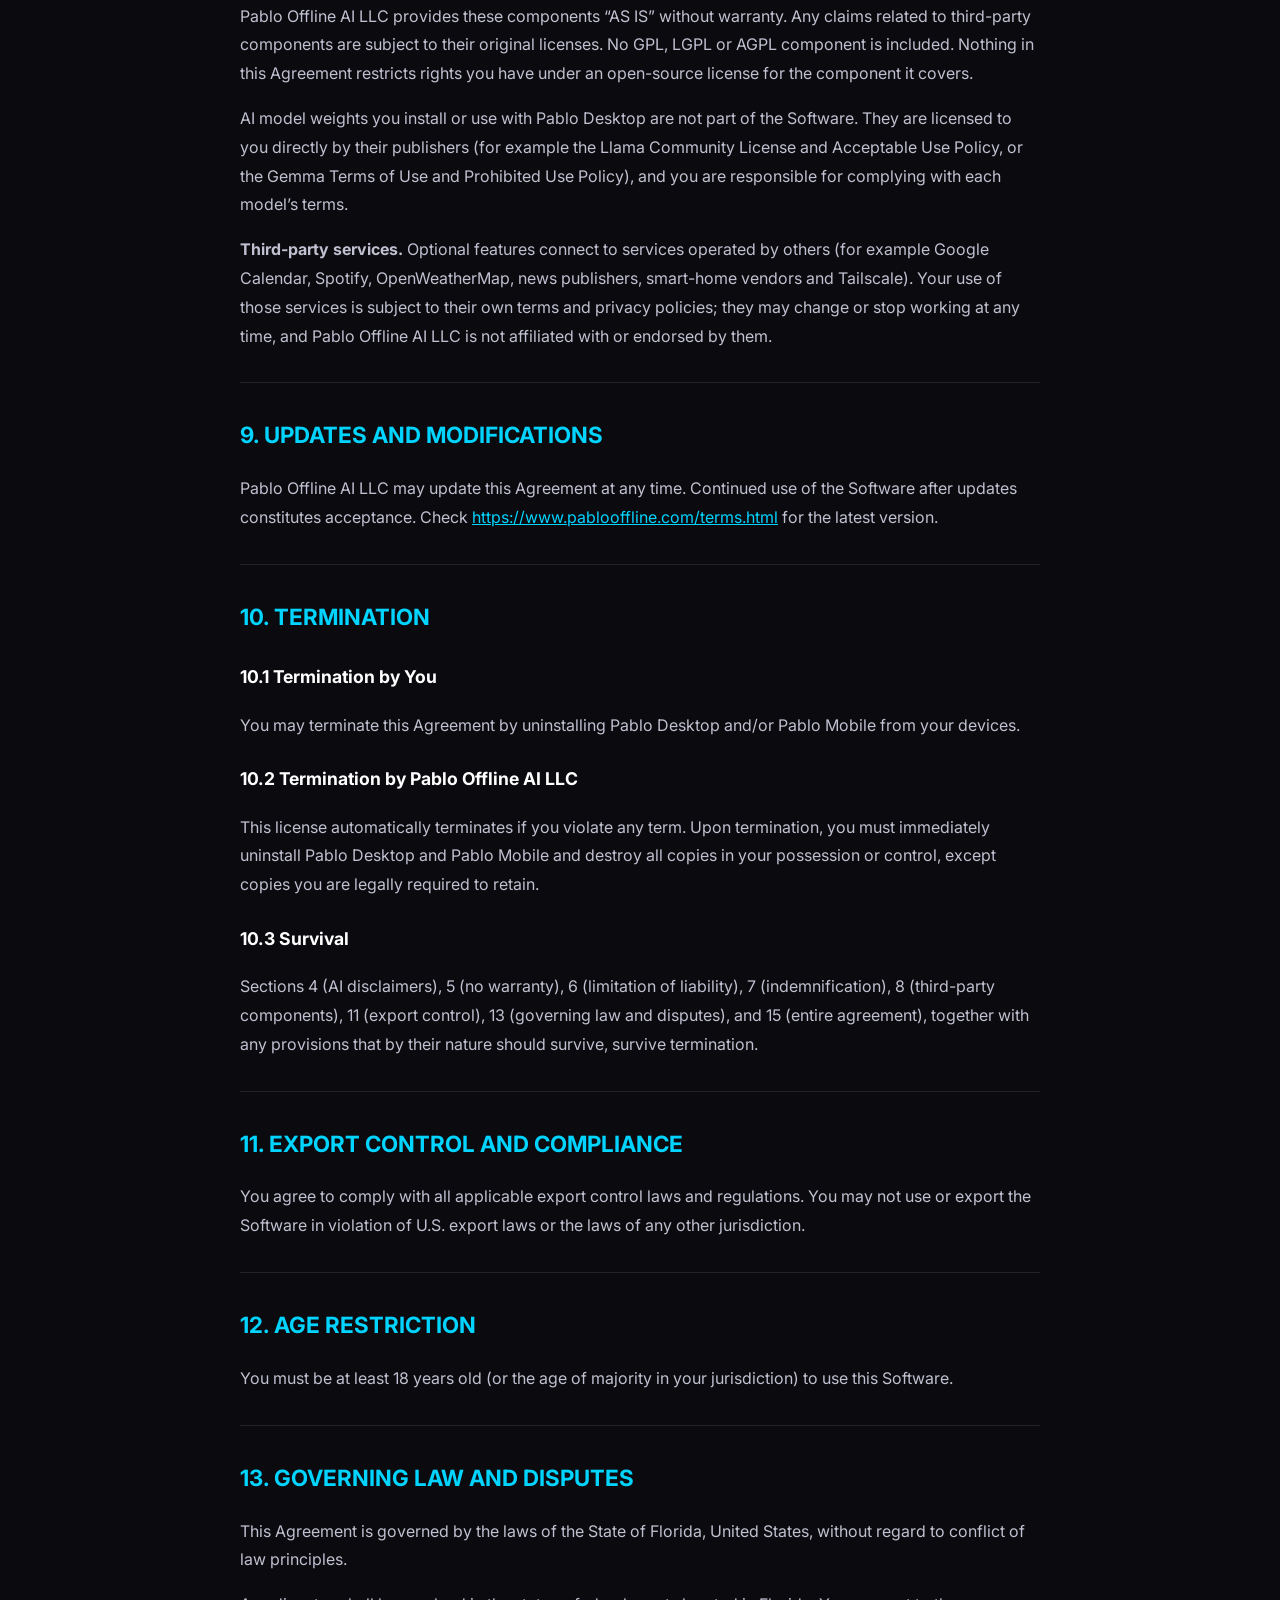
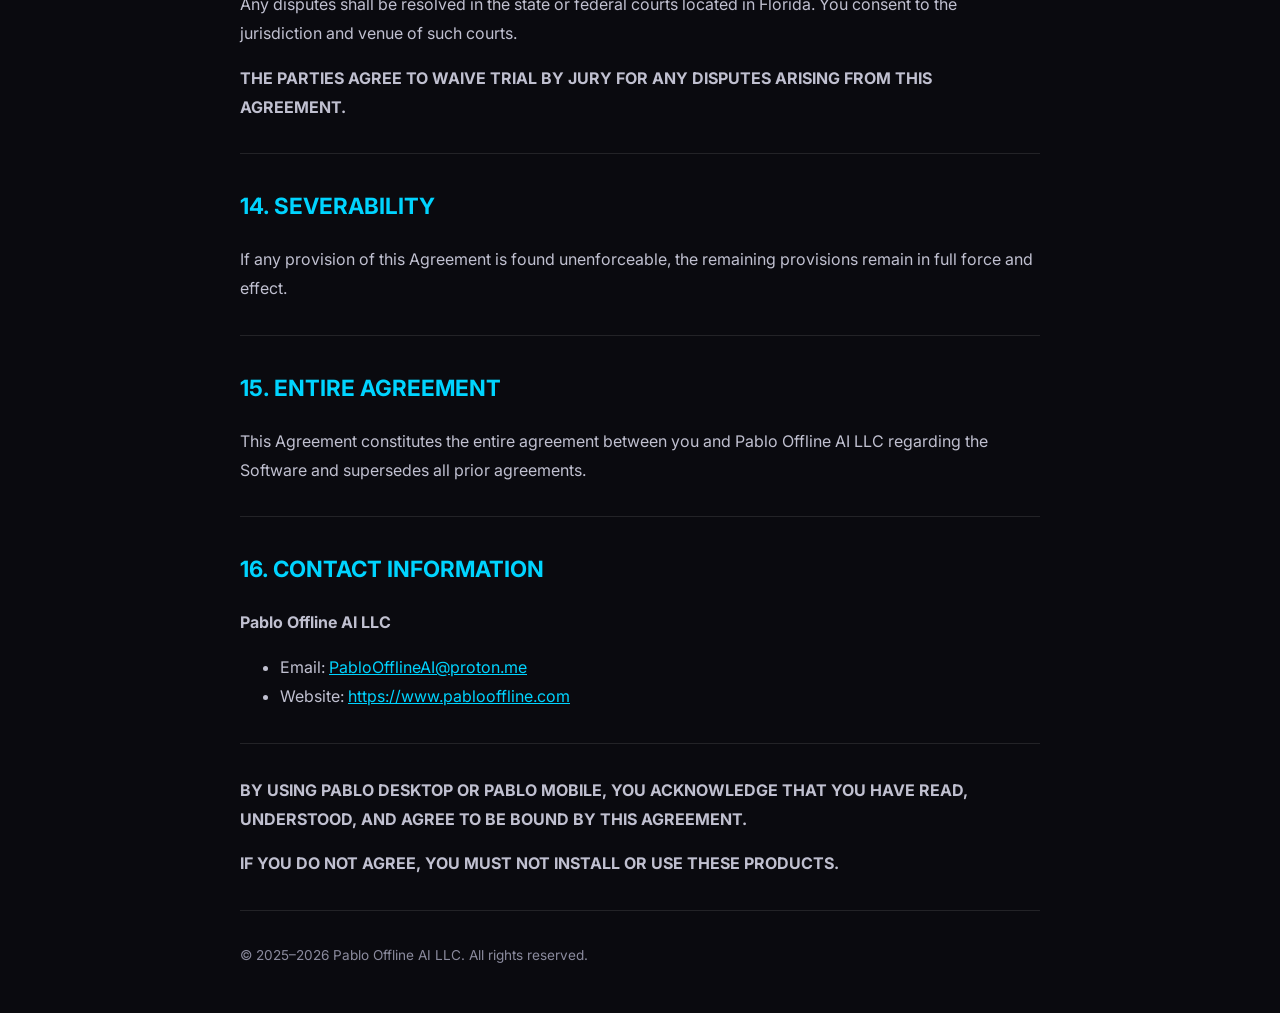
<file: terms.html>
<!DOCTYPE html>
<html lang="en">
<head>
    <meta charset="UTF-8">
    <meta name="viewport" content="width=device-width, initial-scale=1.0">
    <title>Terms of Service | Pablo Offline AI</title>
    <link href="https://fonts.googleapis.com/css2?family=Inter:wght@300;400;500;600;700&display=swap" rel="stylesheet">
    <style>
        body {
            font-family: 'Inter', sans-serif;
            background: #0a0a0f;
            color: #ffffff;
            line-height: 1.8;
            margin: 0;
            padding: 2rem 5%;
        }
        .container {
            max-width: 800px;
            margin: 0 auto;
        }
        h1 { font-size: 2rem; margin-bottom: 0.5rem; }
        h2 { font-size: 1.4rem; margin-top: 2rem; color: #00d4ff; }
        h3 { font-size: 1.1rem; margin-top: 1.5rem; }
        p, li { color: #c0c0d0; }
        a { color: #00d4ff; }
        table { border-collapse: collapse; width: 100%; margin: 1rem 0; }
        th, td { border: 1px solid rgba(255,255,255,0.1); padding: 0.75rem; text-align: left; color: #c0c0d0; }
        th { background: rgba(0,212,255,0.05); color: #ffffff; }
        .back-link { display: inline-block; margin-bottom: 2rem; color: #00d4ff; text-decoration: none; }
        .back-link:hover { text-decoration: underline; }
        hr { border: none; border-top: 1px solid rgba(255,255,255,0.1); margin: 2rem 0; }
    </style>
</head>
<body>
    <div class="container">
        <a href="https://www.pablooffline.com" class="back-link">&larr; Back to Pablo Offline AI</a>

        <h1>TERMS OF SERVICE &mdash; PABLO DESKTOP AND PABLO MOBILE</h1>
        <p><strong>Copyright (c) 2025&ndash;2026 Pablo Offline AI LLC</strong></p>
        <p><strong>Last Updated: November 21, 2026</strong></p>
        <hr>

        <h2>IMPORTANT - READ CAREFULLY BEFORE USING</h2>
        <p>BY INSTALLING, COPYING, OR USING <strong>PABLO DESKTOP</strong> (WINDOWS) OR <strong>PABLO MOBILE</strong> (ANDROID), YOU AGREE TO BE BOUND BY THIS AGREEMENT. IF YOU DO NOT AGREE, DO NOT INSTALL OR USE THESE PRODUCTS. THE <a href="https://www.pablooffline.com/privacy.html" target="_blank">PRIVACY POLICY</a> DESCRIBES HOW WE HANDLE INFORMATION.</p>
        <hr>

        <h2>1. DEFINITIONS</h2>
        <ul>
            <li><strong>&ldquo;Software&rdquo;</strong> means <strong>Pablo Desktop</strong> (Windows), <strong>Pablo Mobile</strong> (Android), and associated files, documentation, and updates we provide. The products may be distributed separately (for example Pablo Mobile through Google Play and Pablo Desktop through our Windows installer).</li>
            <li><strong>&ldquo;AI Output&rdquo;</strong> means text, code, analysis, or other content from artificial intelligence models, <strong>typically executed on your Windows PC when you use Pablo Desktop</strong> (including when Pablo Mobile sends requests to your own Pablo Desktop instance).</li>
            <li><strong>"You"</strong> or <strong>"User"</strong> means the individual or entity using the Software.</li>
        </ul>
        <hr>

        <h2>2. LICENSE GRANT</h2>
        <p>Subject to your compliance with this Agreement, Pablo Offline AI LLC grants you a limited, non-exclusive, non-transferable, revocable license to:</p>
        <ul>
            <li>(a) Install and use Pablo Desktop and Pablo Mobile on devices you own or control</li>
            <li>(b) Use them for personal, educational, or commercial purposes, consistent with any store or distribution terms that apply</li>
        </ul>
        <p><strong>Pablo Mobile</strong> is obtained through <strong>Google Play</strong>; Google&rsquo;s terms, payments, and refunds apply to that purchase. <strong>Pablo Desktop</strong> requires a license key, purchased on our website (payment processed by Stripe). Pablo Mobile is a companion app for a licensed Pablo Desktop.</p>
        <hr>

        <h2>3. RESTRICTIONS</h2>
        <p>You may NOT:</p>
        <ul>
            <li>(a) Redistribute, sell, lease, sublicense, or transfer the Software</li>
            <li>(b) Reverse engineer, decompile, or disassemble the Software</li>
            <li>(c) Remove or modify any copyright, trademark, or proprietary notices</li>
            <li>(d) Use the Software to develop competing products</li>
            <li>(e) Use the Software for any illegal or harmful purposes</li>
            <li>(f) Extract or redistribute AI model weights obtained through or for use with the Software in violation of those models&rsquo; licenses</li>
        </ul>
        <hr>

        <h2>4. AI-SPECIFIC DISCLAIMERS AND LIMITATIONS</h2>
        <h3>4.1 ACCURACY NOT GUARANTEED</h3>
        <p>AI Output may contain errors, inaccuracies, hallucinations, biases, or fabricated information. <strong>You are solely responsible for verifying all AI Output before relying on it.</strong></p>
        <h3>4.2 NO PROFESSIONAL ADVICE</h3>
        <p>AI Output does NOT constitute professional advice. <strong>DO NOT</strong> use AI Output as:</p>
        <ul>
            <li>Medical diagnosis or treatment recommendations</li>
            <li>Legal advice or guidance</li>
            <li>Financial, investment, or tax advice</li>
            <li>Safety-critical decision making</li>
            <li>Professional counseling or mental health treatment</li>
        </ul>
        <h3>4.3 PROHIBITED USES</h3>
        <p>You may NOT use the Software or AI Output to:</p>
        <ul>
            <li>Make life-or-death decisions without human oversight</li>
            <li>Replace professional medical, legal, or financial consultation</li>
            <li>Generate content for regulatory filings without human review</li>
            <li>Automate critical infrastructure or safety systems</li>
            <li>Violate any laws, regulations, or third-party rights</li>
        </ul>
        <h3>4.4 USER RESPONSIBILITY</h3>
        <p>You are solely responsible for:</p>
        <ul>
            <li>All uses of AI Output</li>
            <li>Any decisions made based on AI Output</li>
            <li>Compliance with applicable laws and regulations</li>
            <li>Ensuring AI Output is appropriate for your use case</li>
            <li>Any harm caused by reliance on AI Output</li>
        </ul>
        <hr>

        <h2>5. NO WARRANTY - CRITICAL DISCLAIMER</h2>
        <p><strong>THIS SOFTWARE IS PROVIDED "AS IS" AND "AS AVAILABLE" WITHOUT WARRANTY OF ANY KIND, EITHER EXPRESS OR IMPLIED, INCLUDING BUT NOT LIMITED TO:</strong></p>
        <ul>
            <li>MERCHANTABILITY</li>
            <li>FITNESS FOR A PARTICULAR PURPOSE</li>
            <li>NON-INFRINGEMENT</li>
            <li>ACCURACY OR RELIABILITY</li>
            <li>UNINTERRUPTED OR ERROR-FREE OPERATION</li>
            <li>FREEDOM FROM BUGS, VIRUSES, OR HARMFUL COMPONENTS</li>
            <li>SECURITY OR DATA PROTECTION</li>
        </ul>
        <p><strong>Pablo Offline AI LLC does NOT warrant that:</strong></p>
        <ul>
            <li>The Software will meet your requirements</li>
            <li>AI Output will be accurate, complete, or useful</li>
            <li>The Software will operate without interruption or errors</li>
            <li>Defects will be corrected</li>
            <li>The Software is free from security vulnerabilities</li>
        </ul>
        <p><strong>YOU ASSUME ALL RISK ARISING FROM USE OF THIS SOFTWARE.</strong></p>
        <hr>

        <h2>6. LIMITATION OF LIABILITY - MAXIMUM PROTECTION</h2>
        <p><strong>TO THE MAXIMUM EXTENT PERMITTED BY LAW:</strong></p>
        <h3>6.1 NO LIABILITY FOR DAMAGES</h3>
        <p>PABLO OFFLINE AI LLC SHALL NOT BE LIABLE FOR ANY DAMAGES WHATSOEVER, INCLUDING:</p>
        <ul>
            <li>Direct, indirect, incidental, special, consequential, or punitive damages</li>
            <li>Loss of profits, revenue, data, or business opportunities</li>
            <li>Cost of substitute goods or services</li>
            <li>Personal injury or property damage</li>
            <li>Damages arising from AI Output (inaccurate, harmful, or otherwise)</li>
            <li>Damages from reliance on the Software or AI Output</li>
        </ul>
        <p><strong>EVEN IF PABLO OFFLINE AI LLC HAS BEEN ADVISED OF THE POSSIBILITY OF SUCH DAMAGES.</strong></p>
        <h3>6.2 MAXIMUM LIABILITY CAP</h3>
        <p>IF, NOTWITHSTANDING THE FOREGOING, PABLO OFFLINE AI LLC IS FOUND LIABLE FOR ANY DAMAGES, THE TOTAL LIABILITY SHALL NOT EXCEED <strong>THE AMOUNT YOU PAID FOR THE SOFTWARE (A PABLO DESKTOP LICENSE AND ANY PABLO MOBILE PURCHASE THROUGH GOOGLE PLAY) IN THE TWELVE (12) MONTHS BEFORE THE EVENT GIVING RISE TO THE CLAIM, OR ONE U.S. DOLLAR (USD $1.00) IF YOU PAID NOTHING FOR LICENSED USE OF THE SOFTWARE DURING THAT PERIOD.</strong></p>
        <h3>6.3 ESSENTIAL PURPOSE</h3>
        <p>You acknowledge that these limitations are essential to this Agreement and that Pablo Offline AI LLC would not provide the Software without these limitations.</p>
        <hr>

        <h2>7. INDEMNIFICATION</h2>
        <p>You agree to indemnify, defend, and hold harmless Pablo Offline AI LLC, its officers, directors, employees, and agents from any claims, damages, losses, liabilities, and expenses (including attorney fees) arising from:</p>
        <ul>
            <li>(a) Your use or misuse of the Software</li>
            <li>(b) Your reliance on AI Output</li>
            <li>(c) Any decisions made based on AI Output</li>
            <li>(d) Your violation of this Agreement</li>
            <li>(e) Your violation of any laws or third-party rights</li>
            <li>(f) Any harm caused to third parties by your use of the Software</li>
        </ul>
        <hr>

        <h2>8. THIRD-PARTY COMPONENTS</h2>
        <p>The Software includes third-party open-source and redistributable components (including llama.cpp, LLamaSharp, Whisper.net, ONNX Runtime, the .NET runtime, SQLite3 Multiple Ciphers, Roslyn, PdfPig, the NVIDIA CUDA runtime, Android Jetpack libraries, and others) which are governed by their respective licenses. A current inventory with license types and source links is published at <a href="https://www.pablooffline.com/license.html" target="_blank" rel="noopener noreferrer">https://www.pablooffline.com/license.html</a>.</p>
        <p>Pablo Offline AI LLC provides these components &ldquo;AS IS&rdquo; without warranty. Any claims related to third-party components are subject to their original licenses. No GPL, LGPL or AGPL component is included. Nothing in this Agreement restricts rights you have under an open-source license for the component it covers.</p>
        <p>AI model weights you install or use with Pablo Desktop are not part of the Software. They are licensed to you directly by their publishers (for example the Llama Community License and Acceptable Use Policy, or the Gemma Terms of Use and Prohibited Use Policy), and you are responsible for complying with each model&rsquo;s terms.</p>
        <p><strong>Third-party services.</strong> Optional features connect to services operated by others (for example Google Calendar, Spotify, OpenWeatherMap, news publishers, smart-home vendors and Tailscale). Your use of those services is subject to their own terms and privacy policies; they may change or stop working at any time, and Pablo Offline AI LLC is not affiliated with or endorsed by them.</p>
        <hr>

        <h2>9. UPDATES AND MODIFICATIONS</h2>
        <p>Pablo Offline AI LLC may update this Agreement at any time. Continued use of the Software after updates constitutes acceptance. Check <a href="https://www.pablooffline.com/terms.html" target="_blank">https://www.pablooffline.com/terms.html</a> for the latest version.</p>
        <hr>

        <h2>10. TERMINATION</h2>
        <h3>10.1 Termination by You</h3>
        <p>You may terminate this Agreement by uninstalling Pablo Desktop and/or Pablo Mobile from your devices.</p>
        <h3>10.2 Termination by Pablo Offline AI LLC</h3>
        <p>This license automatically terminates if you violate any term. Upon termination, you must immediately uninstall Pablo Desktop and Pablo Mobile and destroy all copies in your possession or control, except copies you are legally required to retain.</p>
        <h3>10.3 Survival</h3>
        <p>Sections 4 (AI disclaimers), 5 (no warranty), 6 (limitation of liability), 7 (indemnification), 8 (third-party components), 11 (export control), 13 (governing law and disputes), and 15 (entire agreement), together with any provisions that by their nature should survive, survive termination.</p>
        <hr>

        <h2>11. EXPORT CONTROL AND COMPLIANCE</h2>
        <p>You agree to comply with all applicable export control laws and regulations. You may not use or export the Software in violation of U.S. export laws or the laws of any other jurisdiction.</p>
        <hr>

        <h2>12. AGE RESTRICTION</h2>
        <p>You must be at least 18 years old (or the age of majority in your jurisdiction) to use this Software.</p>
        <hr>

        <h2>13. GOVERNING LAW AND DISPUTES</h2>
        <p>This Agreement is governed by the laws of the State of Florida, United States, without regard to conflict of law principles.</p>
        <p>Any disputes shall be resolved in the state or federal courts located in Florida. You consent to the jurisdiction and venue of such courts.</p>
        <p><strong>THE PARTIES AGREE TO WAIVE TRIAL BY JURY FOR ANY DISPUTES ARISING FROM THIS AGREEMENT.</strong></p>
        <hr>

        <h2>14. SEVERABILITY</h2>
        <p>If any provision of this Agreement is found unenforceable, the remaining provisions remain in full force and effect.</p>
        <hr>

        <h2>15. ENTIRE AGREEMENT</h2>
        <p>This Agreement constitutes the entire agreement between you and Pablo Offline AI LLC regarding the Software and supersedes all prior agreements.</p>
        <hr>

        <h2>16. CONTACT INFORMATION</h2>
        <p><strong>Pablo Offline AI LLC</strong></p>
        <ul>
            <li>Email: <a href="mailto:PabloOfflineAI@proton.me">PabloOfflineAI@proton.me</a></li>
            <li>Website: <a href="https://www.pablooffline.com" target="_blank">https://www.pablooffline.com</a></li>
        </ul>
        <hr>

        <p><strong>BY USING PABLO DESKTOP OR PABLO MOBILE, YOU ACKNOWLEDGE THAT YOU HAVE READ, UNDERSTOOD, AND AGREE TO BE BOUND BY THIS AGREEMENT.</strong></p>
        <p><strong>IF YOU DO NOT AGREE, YOU MUST NOT INSTALL OR USE THESE PRODUCTS.</strong></p>

        <hr>
        <p style="font-size: 0.85rem; color: #8b8b9e;">&copy; 2025&ndash;2026 Pablo Offline AI LLC. All rights reserved.</p>
    </div>
</body>
</html>
</file>
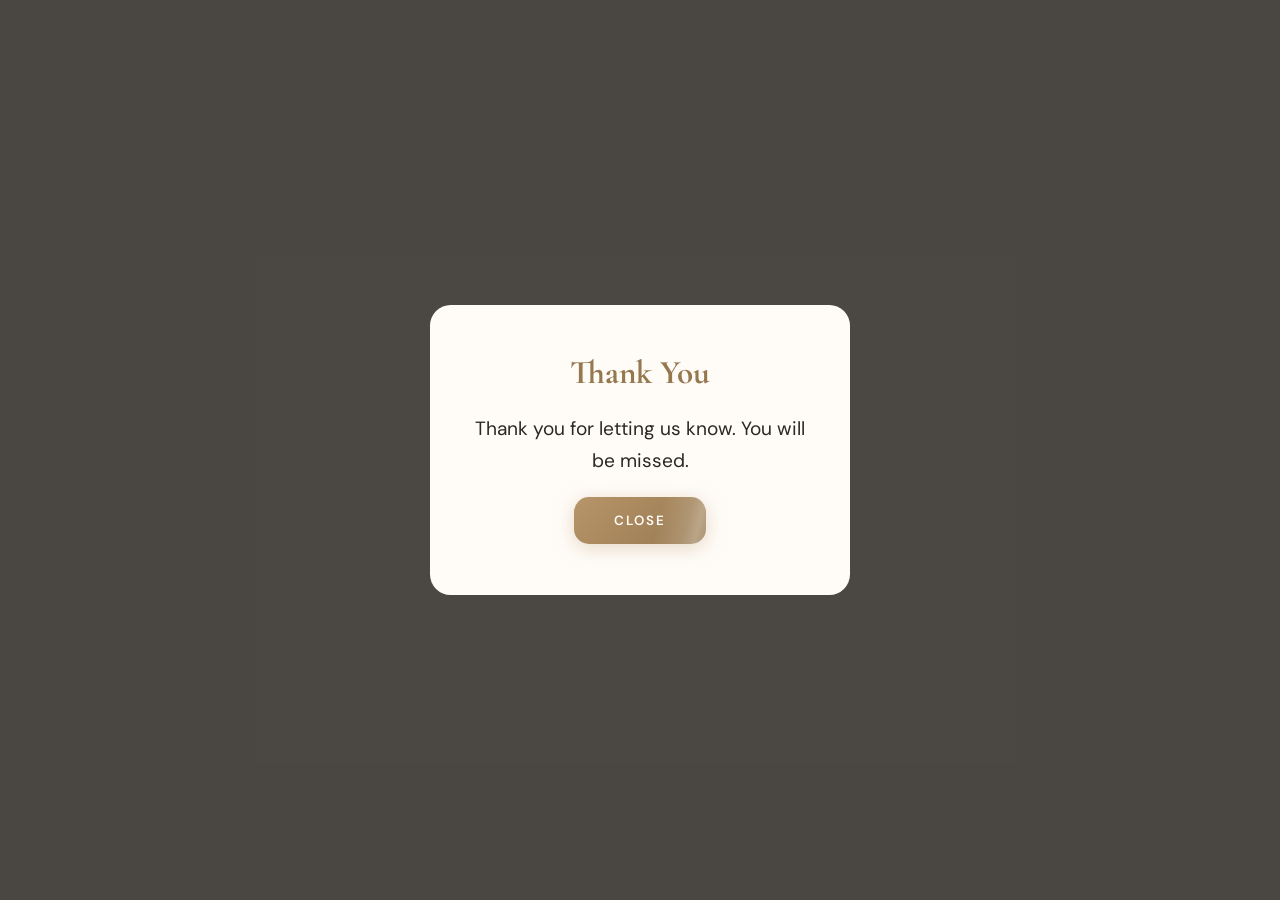
<file: james-and-jennifer/rsvp-no.html>
<!DOCTYPE html>
<html lang="en">
<head>
    <meta charset="UTF-8">
    <meta name="viewport" content="width=device-width, initial-scale=1.0">
    <title>Thank you | Jennifer &amp; James</title>
    <meta name="robots" content="noindex, nofollow">
    <link rel="preconnect" href="https://fonts.googleapis.com">
    <link rel="preconnect" href="https://fonts.gstatic.com" crossorigin>
    <link href="https://fonts.googleapis.com/css2?family=Cormorant+Garamond:ital,wght@0,300;0,400;0,500;1,400&family=DM+Sans:wght@400;500;600&display=swap" rel="stylesheet">
    <link rel="stylesheet" href="css/main.css">
</head>
<body>
    <div class="confirmation visible" id="confirmation">
        <div class="confirmation-card" id="confirmationCard">
            <h2>Thank You</h2>
            <p id="confirmMessage">Thank you for letting us know. You will be missed.</p>
            <a class="btn-submit confirm-close" href="index.html">Close</a>
        </div>
    </div>
</body>
</html>
</file>
<file: james-and-jennifer/css/main.css>
/* Jennifer & James — Wedding Microsite */

:root {
    --cream: #faf7f2;
    --cream-dark: #f0ebe3;
    --warm-white: #fffcf8;
    --charcoal: #2c2825;
    --charcoal-soft: #5c5650;
    --gold: #b8956a;
    --gold-light: #d4b896;
    --gold-dark: #96784f;
    --glass: rgba(255, 252, 248, 0.72);
    --glass-border: rgba(184, 149, 106, 0.25);
    --shadow: 0 8px 32px rgba(44, 40, 37, 0.08);
    --shadow-lg: 0 24px 64px rgba(44, 40, 37, 0.12);
    --font-serif: "Cormorant Garamond", "Georgia", serif;
    --font-sans: "DM Sans", system-ui, sans-serif;
    --ease: cubic-bezier(0.25, 0.46, 0.45, 0.94);
    --sage-light: #dce8d8;
    --sage: #b8cbb4;
    --sage-mid: #a3b89c;
    --sage-deep: #8fa888;
    --sage-text: #2f3d32;
    --faded-sage: #eef4eb;
    --faded-sage-deep: #e3ece0;
    --faded-pink: #faf0ee;
    --faded-pink-deep: #f5e6e3;
    --faded-orange: #faf4ec;
    --faded-orange-deep: #f5ebe0;

    /* Fluid layout scale */
    --icon-size: clamp(0.7rem, 2.2vw, 0.875rem);
    --countdown-max-width: clamp(18rem, 96vw, 46rem);
    --countdown-unit-gap: clamp(0.65rem, 2.5vw, 1.75rem);
    --countdown-num-size: clamp(1.5rem, 5.5vw, 2.35rem);
    --countdown-tagline-size: clamp(0.95rem, 2.8vw, 1.2rem);

    /* Mobile-first type scale (default = phones) */
    --fs-root: 112.5%;
    --fs-body: 1.125rem;
    --fs-small: 1.0625rem;
    --fs-xs: 0.9375rem;
    --fs-label: 0.875rem;
    --fs-section-title: clamp(2.35rem, 9vw, 3rem);
    --fs-section-label: 0.8125rem;
    --fs-hero-names: clamp(3.25rem, 13vw, 6.5rem);
    --fs-hero-tagline: clamp(0.9375rem, 2.8vw, 1rem);
    --fs-hero-date: clamp(1.375rem, 4vw, 1.75rem);
    --fs-card-title: clamp(1.75rem, 5vw, 2rem);
    --fs-input: 1.0625rem;
    --lh-body: 1.7;
    --section-py: clamp(3.25rem, 8vw, 4.5rem);
    --container-width: 94vw;
    --card-pad: clamp(1.5rem, 4vw, 2rem);
    --input-pad-y: 1rem;
    --input-pad-x: 1.125rem;
    --touch-min: 48px;
    --radius: clamp(14px, 2vw, 16px);
    --radius-lg: clamp(18px, 3vw, 24px);
}

@media (min-width: 768px) {
    :root {
        /* Root scales smoothly from tablet to large desktop */
        --fs-root: clamp(100%, 0.62rem + 0.52vw, 118.75%);
        --fs-body: clamp(1.0625rem, 0.94rem + 0.28vw, 1.1875rem);
        --fs-small: clamp(0.98rem, 0.88rem + 0.18vw, 1.0625rem);
        --fs-xs: clamp(0.8125rem, 0.72rem + 0.16vw, 0.9375rem);
        --fs-label: clamp(0.78rem, 0.7rem + 0.14vw, 0.875rem);
        --fs-section-title: clamp(2.25rem, 1.4rem + 2.4vw, 3.35rem);
        --fs-section-label: clamp(0.72rem, 0.64rem + 0.14vw, 0.8125rem);
        --fs-hero-names: clamp(3.5rem, 2rem + 5.5vw, 6.75rem);
        --fs-hero-tagline: clamp(0.875rem, 0.72rem + 0.45vw, 1.05rem);
        --fs-hero-date: clamp(1.3rem, 1rem + 0.9vw, 1.85rem);
        --fs-card-title: clamp(1.65rem, 1.2rem + 1.1vw, 2.1rem);
        --fs-input: clamp(1rem, 0.92rem + 0.2vw, 1.0625rem);
        --lh-body: 1.65;
        --section-py: clamp(4rem, 2.5rem + 3.5vw, 6.25rem);
        --container-width: min(92vw, 1120px);
        --card-pad: clamp(1.75rem, 1.2rem + 1.2vw, 2.35rem);
        --input-pad-y: clamp(0.85rem, 0.7rem + 0.35vw, 1rem);
        --input-pad-x: clamp(0.95rem, 0.8rem + 0.35vw, 1.125rem);
        --touch-min: auto;

        --icon-size: clamp(0.68rem, 0.42rem + 0.38vw, 0.9rem);
        --countdown-max-width: clamp(28rem, 78vw, 54rem);
        --countdown-unit-gap: clamp(1rem, 2vw, 2rem);
        --countdown-num-size: clamp(1.85rem, 1.1rem + 1.6vw, 2.65rem);
        --countdown-tagline-size: clamp(1rem, 0.82rem + 0.45vw, 1.25rem);
        --radius: clamp(15px, 0.4rem + 0.45vw, 18px);
        --radius-lg: clamp(20px, 0.75rem + 0.65vw, 28px);
    }
}

*, *::before, *::after { box-sizing: border-box; margin: 0; padding: 0; }

html { scroll-behavior: smooth; font-size: var(--fs-root); }

body {
    font-family: var(--font-sans);
    font-size: var(--fs-body);
    background: var(--cream);
    color: var(--charcoal);
    line-height: var(--lh-body);
    overflow-x: hidden;
    -webkit-font-smoothing: antialiased;
    -webkit-text-size-adjust: 100%;
    text-size-adjust: 100%;
}

img { max-width: 100%; display: block; }

a { color: var(--gold-dark); text-decoration: none; }
a:hover { color: var(--gold); }

.container { width: min(1120px, var(--container-width)); margin: 0 auto; }
.section { padding: var(--section-py) 0; }

.section-bg-sage {
    background: linear-gradient(180deg, var(--faded-sage) 0%, var(--faded-sage-deep) 100%);
    transition: background 1.2s var(--ease);
}

.section-bg-pink {
    background: linear-gradient(180deg, var(--faded-pink) 0%, var(--faded-pink-deep) 100%);
    transition: background 1.2s var(--ease);
}

.section-bg-orange {
    background: linear-gradient(180deg, var(--faded-orange) 0%, var(--faded-orange-deep) 100%);
    transition: background 1.2s var(--ease);
}

.section-label {
    font-size: var(--fs-section-label);
    letter-spacing: 0.2em;
    text-transform: uppercase;
    color: var(--gold);
    margin-bottom: 0.75rem;
    font-weight: 500;
}

.section-title {
    font-family: var(--font-serif);
    font-size: var(--fs-section-title);
    font-weight: 400;
    line-height: 1.15;
    margin-bottom: 1.5rem;
}

.hero {
    position: relative;
    min-height: 100svh;
    display: flex;
    align-items: center;
    justify-content: center;
    text-align: center;
    overflow: hidden;
}

.hero-bg {
    position: absolute;
    inset: 0;
    background:
        linear-gradient(to bottom, rgba(255, 252, 248, 0.05) 0%, rgba(255, 252, 248, 0.2) 45%, rgba(220, 232, 216, 0.35) 100%),
        url("../assets/hero.png") center calc(50% + var(--hero-parallax, 0px)) / cover no-repeat;
    background-color: var(--sage-light);
    animation: heroZoom 20s ease-in-out infinite alternate;
    transform-origin: center;
    will-change: background-position;
}

.hero-bg.no-photo {
    background: linear-gradient(160deg, var(--sage-light) 0%, var(--sage) 45%, var(--sage-deep) 100%);
}

@keyframes heroZoom {
    from { transform: scale(1); }
    to { transform: scale(1.08); }
}

.particles { position: absolute; inset: 0; pointer-events: none; overflow: hidden; }

.star {
    position: absolute;
    top: 0;
    left: 0;
    background: rgba(255, 252, 248, 0.92);
    clip-path: polygon(
        50% 0%, 61% 35%, 98% 35%, 68% 57%,
        79% 91%, 50% 70%, 21% 91%, 32% 57%,
        2% 35%, 39% 35%
    );
    animation: starFloat linear infinite, starTwinkle ease-in-out infinite;
    animation-fill-mode: backwards, both;
    box-shadow: 0 0 6px rgba(255, 252, 248, 0.45);
    will-change: transform, opacity;
    opacity: 0;
}

@keyframes starFloat {
    0% { transform: translateY(105vh) rotate(0deg) scale(0.6); opacity: 0; }
    8% { opacity: 1; }
    92% { opacity: 1; }
    100% { transform: translateY(-12vh) rotate(180deg) scale(1); opacity: 0; }
}

@keyframes starTwinkle {
    0%, 100% { opacity: 0.35; filter: brightness(0.9); }
    50% { opacity: 1; filter: brightness(1.15); }
}

.hero-content {
    position: relative;
    z-index: 2;
    color: var(--sage-text);
    padding: clamp(1.5rem, 4vw, 2.5rem);
    text-shadow: 0 1px 16px rgba(255, 252, 248, 0.85);
}

.hero-names {
    font-family: var(--font-serif);
    font-size: var(--fs-hero-names);
    font-weight: 300;
    line-height: 1;
}

.hero-amp {
    display: block;
    font-size: clamp(1.5rem, 4vw, 2.5rem);
    font-style: italic;
    margin: 0.25rem 0;
}

.hero-tagline {
    font-size: var(--fs-hero-tagline);
    letter-spacing: 0.35em;
    text-transform: uppercase;
    margin: 1.5rem 0 0.75rem;
}

.hero-date {
    font-family: var(--font-serif);
    font-size: var(--fs-hero-date);
    margin-bottom: 2rem;
}

.hero-scroll {
    display: inline-flex;
    flex-direction: column;
    align-items: center;
    gap: 0.5rem;
    color: var(--gold-dark);
    opacity: 0.9;
    font-size: var(--fs-xs);
    letter-spacing: 0.15em;
    text-transform: uppercase;
    animation: bounce 2s ease infinite;
}

.icon-arrow,
.faq-chevron {
    display: block;
    width: var(--icon-size) !important;
    height: var(--icon-size) !important;
    min-width: var(--icon-size);
    min-height: var(--icon-size);
    max-width: var(--icon-size) !important;
    max-height: var(--icon-size) !important;
    flex-shrink: 0;
}

@keyframes bounce {
    0%, 100% { transform: translateY(0); }
    50% { transform: translateY(6px); }
}

.countdown-bar {
    background: var(--charcoal);
    color: var(--warm-white);
    padding: clamp(0.95rem, 2vw, 1.35rem) 0;
    text-align: center;
    transition: background 1.2s var(--ease), box-shadow 1.2s var(--ease);
}

.countdown-inner {
    display: grid;
    justify-items: center;
    gap: clamp(0.35rem, 1vw, 0.65rem);
    width: 100%;
    max-width: var(--countdown-max-width);
    margin: 0 auto;
}

.countdown-units {
    display: flex;
    flex-flow: row wrap;
    justify-content: center;
    align-items: baseline;
    gap: var(--countdown-unit-gap);
    width: 100%;
    max-width: 100%;
    margin: 0;
}

.countdown-unit {
    display: inline-flex;
    flex-direction: row;
    align-items: baseline;
    justify-content: center;
    gap: 0.35em;
    flex: 0 0 auto;
    white-space: nowrap;
}

.countdown-num {
    font-family: var(--font-serif);
    font-size: var(--countdown-num-size);
    font-weight: 400;
    line-height: 1;
    font-variant-numeric: tabular-nums;
}

.countdown-label {
    margin: 0;
    font-family: var(--font-serif);
    font-size: clamp(0.95rem, 0.75rem + 0.55vw, 1.15rem);
    font-weight: 400;
    letter-spacing: 0.03em;
    text-transform: none;
    opacity: 0.92;
    line-height: 1;
}

.countdown-tagline {
    margin: clamp(0.35rem, 1vw, 0.55rem) 0 0;
    padding: 0 clamp(0.5rem, 2vw, 1rem);
    font-family: var(--font-serif);
    font-size: var(--countdown-tagline-size);
    font-style: italic;
    font-weight: 400;
    line-height: 1.35;
    letter-spacing: 0.04em;
    color: var(--gold-light);
    text-align: center;
    width: 100%;
}

.countdown-note {
    margin: 0.15rem 0 0;
    font-family: var(--font-serif);
    font-size: var(--fs-small);
    font-style: italic;
    letter-spacing: 0.06em;
    color: var(--gold-light);
    line-height: 1.35;
}

.glass-card {
    background: var(--glass);
    backdrop-filter: blur(20px);
    -webkit-backdrop-filter: blur(20px);
    border: 1px solid var(--glass-border);
    border-radius: var(--radius-lg);
    padding: var(--card-pad);
    box-shadow: var(--shadow);
    transition: transform 0.4s var(--ease), box-shadow 0.4s var(--ease);
}

.glass-card:hover { transform: translateY(-4px); box-shadow: var(--shadow-lg); }

.details-grid {
    display: grid;
    grid-template-columns: 1fr;
    gap: 1.5rem;
    margin-top: 2rem;
}

@media (min-width: 768px) { .details-grid { grid-template-columns: 1fr 1fr; } }

.detail-card h3 {
    font-family: var(--font-serif);
    font-size: var(--fs-card-title);
    color: var(--gold-dark);
    margin-bottom: 1rem;
}

.detail-card .time { font-size: clamp(1.1rem, 0.9rem + 0.5vw, 1.3rem); font-weight: 500; margin-bottom: 0.25rem; }
.detail-card .time + .venue-detail { margin-top: 0; margin-bottom: 0.85rem; }
.detail-card .venue { color: var(--charcoal-soft); font-size: var(--fs-small); }
.detail-card .venue strong { display: block; color: var(--charcoal); margin-bottom: 0.25rem; }

.venue-detail {
    display: block;
    font-size: var(--fs-small);
    color: var(--charcoal-soft);
    margin-top: 0.35rem;
}

.venue-links {
    display: flex;
    flex-wrap: wrap;
    gap: 0.5rem;
    margin-top: 0.85rem;
}

.venue-link {
    display: inline-block;
    font-size: var(--fs-xs);
    font-weight: 500;
    letter-spacing: 0.04em;
    text-transform: uppercase;
    padding: clamp(0.45rem, 0.3rem + 0.35vw, 0.6rem) clamp(0.75rem, 0.5rem + 0.6vw, 1rem);
    border-radius: 999px;
    border: 1px solid var(--glass-border);
    background: rgba(184, 149, 106, 0.1);
    color: var(--gold-dark);
}

.venue-link:hover {
    background: rgba(184, 149, 106, 0.2);
    color: var(--gold-dark);
}

.venue-link--btn {
    font-family: inherit;
    cursor: pointer;
    appearance: none;
    -webkit-appearance: none;
}

.venue-link--btn:hover {
    background: rgba(184, 149, 106, 0.2);
}

.detail-tags { display: flex; flex-wrap: wrap; gap: 0.5rem; margin-top: 1rem; }

.tag {
    font-size: var(--fs-xs);
    padding: clamp(0.35rem, 0.2rem + 0.3vw, 0.5rem) clamp(0.7rem, 0.45rem + 0.5vw, 0.95rem);
    background: rgba(184, 149, 106, 0.15);
    border-radius: 999px;
    color: var(--gold-dark);
}

.dress-code {
    margin-top: 2rem;
    padding: var(--card-pad);
    background: var(--warm-white);
    border-radius: var(--radius);
    border: 1px solid var(--glass-border);
    font-size: var(--fs-body);
}

.venue-note {
    margin-top: 1.25rem;
    font-size: var(--fs-small);
    color: var(--charcoal-soft);
    line-height: 1.65;
    font-style: italic;
    max-width: 42rem;
}

.timeline {
    position: relative;
    max-width: clamp(320px, 42vw, 520px);
    margin: clamp(1.5rem, 3vw, 2rem) auto 0;
    padding-left: clamp(1.5rem, 3vw, 2rem);
}

.timeline::before {
    content: "";
    position: absolute;
    left: 6px;
    top: 0;
    bottom: 0;
    width: max(1px, 0.08rem);
    background: linear-gradient(to bottom, var(--gold-light), var(--gold));
}

.timeline-item::before {
    content: "";
    position: absolute;
    left: calc(-1 * clamp(1.5rem, 3vw, 2rem));
    top: 0.35rem;
    width: clamp(0.6rem, 0.45rem + 0.35vw, 0.8rem);
    height: clamp(0.6rem, 0.45rem + 0.35vw, 0.8rem);
    background: var(--gold);
    border-radius: 50%;
    border: max(1px, 0.08rem) solid var(--cream);
}

.timeline-item--highlight::before {
    animation: timelineDotGlow 2.75s ease-in-out infinite;
}

.timeline-item--highlight:nth-child(2)::before { animation-delay: 0s; }
.timeline-item--highlight:nth-child(3)::before { animation-delay: 0.45s; }
.timeline-item--highlight:nth-child(4)::before { animation-delay: 0.9s; }
.timeline-item--highlight:nth-child(6)::before { animation-delay: 1.35s; }
.timeline-item--highlight:nth-child(8)::before { animation-delay: 1.8s; }

@keyframes timelineDotGlow {
    0%, 100% {
        box-shadow: 0 0 0 0 rgba(184, 149, 106, 0.2);
        transform: scale(1);
    }
    50% {
        box-shadow: 0 0 12px rgba(184, 149, 106, 0.5), 0 0 4px rgba(212, 184, 150, 0.35);
        transform: scale(1.1);
    }
}

.timeline-time { font-family: var(--font-serif); font-size: clamp(1.05rem, 0.85rem + 0.55vw, 1.3rem); color: var(--gold-dark); }
.timeline-item { position: relative; padding-bottom: clamp(1.7rem, 3.1vw, 2.45rem); }

.timeline-event { font-size: var(--fs-small); color: var(--charcoal-soft); }

.timeline-item--untimed .timeline-event {
    font-family: var(--font-serif);
    font-size: clamp(1.05rem, 0.85rem + 0.55vw, 1.3rem);
    color: var(--charcoal);
    padding-top: 0.15rem;
}

.timeline-note {
    font-size: var(--fs-xs);
    color: var(--gold-dark);
    font-style: italic;
}

.story-content {
    display: grid;
    gap: 2.5rem;
    margin-top: 2rem;
    grid-template-columns: 1fr;
}

.story-photo {
    aspect-ratio: 4/5;
    border-radius: var(--radius-lg);
    overflow: hidden;
    background: var(--cream-dark);
    object-fit: cover;
    width: min(100%, 380px);
    justify-self: center;
}

.story-photo[hidden] { display: none; }

.story-text {
    font-size: var(--fs-body);
    color: var(--charcoal-soft);
    line-height: 1.85;
    width: 100%;
}

.story-text p {
    margin-bottom: 1.1rem;
    break-inside: avoid;
}

.story-text p:last-child { margin-bottom: 0; }

@media (min-width: 992px) {
    .story-content--with-photo {
        grid-template-columns: minmax(280px, 380px) minmax(0, 1fr);
        column-gap: 3.5rem;
        align-items: start;
    }

    .story-content--with-photo .story-photo {
        width: 100%;
        justify-self: stretch;
    }

    .story-content--text-only .story-text {
        column-count: 2;
        column-gap: 3.5rem;
    }
}

.faq-list { margin-top: 2rem; max-width: 720px; }

.faq-single { margin-top: 2rem; max-width: 720px; padding: 0; overflow: hidden; }
.faq-single .faq-question { padding: 1.25rem 1.5rem; }
.faq-single .faq-answer { padding: 0 1.5rem; }
.faq-single.open .faq-answer { max-height: 1800px; padding-bottom: 1.5rem; }

.faq-item { border-bottom: 1px solid var(--glass-border); }
.faq-single.faq-item { border-bottom: none; }

.faq-question {
    width: 100%;
    display: flex;
    justify-content: space-between;
    align-items: center;
    padding: clamp(1rem, 0.75rem + 0.8vw, 1.35rem) 0;
    background: none;
    border: none;
    font-family: var(--font-serif);
    font-size: clamp(1.15rem, 0.9rem + 0.65vw, 1.4rem);
    text-align: left;
    color: var(--charcoal);
    cursor: pointer;
    gap: 1rem;
}

.faq-chevron { transition: transform 0.3s var(--ease); }
.faq-item.open .faq-chevron { transform: rotate(180deg); }

.faq-answer { max-height: 0; overflow: hidden; transition: max-height 0.5s var(--ease); }
.faq-answer p { padding-bottom: 1.25rem; color: var(--charcoal-soft); font-size: var(--fs-small); }

.faq-entries { margin: 0; }
.faq-entries dt {
    font-family: var(--font-serif);
    font-size: clamp(1rem, 0.85rem + 0.45vw, 1.125rem);
    color: var(--charcoal);
    margin-top: 1rem;
}
.faq-entries dt:first-child { margin-top: 0; }
.faq-entries dd {
    margin: 0.35rem 0 0 0;
    color: var(--charcoal-soft);
    font-size: var(--fs-small);
    line-height: 1.65;
}

.rsvp-section { background: linear-gradient(180deg, var(--faded-orange) 0%, var(--faded-orange-deep) 100%); }

.rsvp-welcome {
    text-align: center;
    max-width: clamp(20rem, 90vw, 38rem);
    margin: 0 auto;
    padding: clamp(0.5rem, 2vw, 1rem) clamp(1rem, 4vw, 2rem) clamp(2.75rem, 7vw, 4.5rem);
}

.rsvp-intro-title {
    font-family: var(--font-serif);
    font-size: clamp(2rem, 1.25rem + 2.8vw, 3rem);
    font-weight: 400;
    line-height: 1.12;
    color: var(--charcoal);
    letter-spacing: 0.01em;
}

.rsvp-intro-lede {
    margin-top: clamp(0.75rem, 2vw, 1.15rem);
    font-size: clamp(1.05rem, 0.92rem + 0.45vw, 1.2rem);
    color: var(--charcoal-soft);
    line-height: 1.65;
    max-width: 26rem;
    margin-left: auto;
    margin-right: auto;
}

.rsvp-form-panel {
    max-width: clamp(320px, 92vw, 680px);
    margin: 0 auto;
    padding: clamp(1.75rem, 4vw, 2.5rem);
    background: rgba(255, 252, 248, 0.72);
    border: 1px solid var(--glass-border);
    border-radius: var(--radius-lg);
    box-shadow: var(--shadow);
    backdrop-filter: blur(16px);
    -webkit-backdrop-filter: blur(16px);
}

.rsvp-deadline {
    text-align: center;
    color: var(--charcoal-soft);
    margin-bottom: clamp(1.25rem, 3vw, 1.75rem);
    font-size: var(--fs-small);
}

.rsvp-form { max-width: 100%; margin: 0; }
.form-error { color: #a04444; font-size: var(--fs-small); margin: 0 0 1rem; display: none; }
.form-error.visible { display: block; }
.form-group { margin-bottom: 1.25rem; }
.form-row { display: grid; grid-template-columns: 1fr; gap: 1rem; }
@media (min-width: 480px) {
    .form-row.two { grid-template-columns: 1fr 1fr; }
    .form-row.three { grid-template-columns: 2fr 1fr 1fr; }
}

label {
    display: block;
    font-size: var(--fs-label);
    letter-spacing: 0.05em;
    text-transform: uppercase;
    color: var(--charcoal-soft);
    margin-bottom: 0.4rem;
    font-weight: 500;
}

input[type="text"], input[type="email"], input[type="tel"], textarea, select {
    width: 100%;
    min-height: var(--touch-min);
    padding: var(--input-pad-y) var(--input-pad-x);
    border: 1px solid var(--glass-border);
    border-radius: var(--radius);
    background: var(--warm-white);
    font-family: var(--font-sans);
    font-size: var(--fs-input);
}

input:focus, textarea:focus, select:focus {
    outline: none;
    border-color: var(--gold);
    box-shadow: 0 0 0 3px rgba(184, 149, 106, 0.15);
}

textarea { min-height: 120px; resize: vertical; }
.hp-field { position: absolute; left: -9999px; opacity: 0; height: 0; overflow: hidden; }

.radio-option {
    display: flex;
    align-items: flex-start;
    gap: 0.75rem;
    padding: 1.125rem 1.25rem;
    background: var(--warm-white);
    border: 1px solid var(--glass-border);
    border-radius: var(--radius);
    cursor: pointer;
    margin-bottom: 0.75rem;
    font-size: var(--fs-body);
    line-height: 1.45;
    min-height: var(--touch-min);
}

.radio-option input { margin-top: 0.2rem; flex-shrink: 0; }

.radio-option:has(input:checked) {
    border-color: var(--gold);
    background: rgba(184, 149, 106, 0.08);
}

.song-section {
    text-align: center;
    padding: 2rem;
    background: var(--warm-white);
    border-radius: var(--radius-lg);
    border: 1px solid var(--glass-border);
    margin: 1.5rem 0;
}

.song-icon {
    font-size: clamp(1.5rem, 1rem + 1vw, 2rem);
    color: var(--gold);
    margin-bottom: clamp(0.45rem, 1vw, 0.75rem);
    line-height: 1;
}

.song-prompt {
    font-family: var(--font-serif);
    font-size: clamp(1.1rem, 0.9rem + 0.65vw, 1.4rem);
    line-height: 1.45;
    color: var(--charcoal);
    margin-bottom: 0.25rem;
}

.visually-hidden {
    position: absolute;
    width: 1px;
    height: 1px;
    padding: 0;
    margin: -1px;
    overflow: hidden;
    clip: rect(0, 0, 0, 0);
    white-space: nowrap;
    border: 0;
}

.btn-submit {
    position: relative;
    overflow: hidden;
    width: 100%;
    padding: 1.2rem 2rem;
    margin-top: 1.5rem;
    border: none;
    border-radius: var(--radius);
    font-size: var(--fs-label);
    font-weight: 600;
    letter-spacing: 0.15em;
    text-transform: uppercase;
    cursor: pointer;
    box-shadow: 0 4px 20px rgba(184, 149, 106, 0.35);
    min-height: var(--touch-min);
    color: var(--warm-white);
    background-color: var(--gold-dark);
    background-image:
        linear-gradient(
            105deg,
            transparent 38%,
            rgba(255, 252, 248, 0.18) 48%,
            rgba(255, 252, 248, 0.32) 52%,
            transparent 62%
        ),
        linear-gradient(135deg, var(--gold) 0%, var(--gold-dark) 100%);
    background-size: 220% 100%, 100% 100%;
    background-position: 200% 0, 0 0;
    animation: btnShimmer 4.5s ease-in-out infinite;
}

@keyframes btnShimmer {
    0%, 72%, 100% { background-position: 200% 0, 0 0; }
    40% { background-position: -80% 0, 0 0; }
}

.confetti-piece {
    position: fixed;
    z-index: 2100;
    top: 0;
    pointer-events: none;
    opacity: 0;
    animation: confettiDrift var(--confetti-dur, 3.5s) ease-out forwards;
    animation-delay: var(--confetti-delay, 0s);
}

.confetti-piece--petal {
    border-radius: 50% 50% 50% 0;
}

.confetti-piece--dot {
    border-radius: 50%;
}

@keyframes confettiDrift {
    0% {
        transform: translate3d(0, -8vh, 0) rotate(0deg) scale(0.6);
        opacity: 0;
    }
    8% { opacity: 0.95; }
    100% {
        transform: translate3d(var(--confetti-drift, 0px), 105vh, 0) rotate(var(--confetti-spin, 360deg)) scale(1);
        opacity: 0;
    }
}

body.within-thirty-days {
    --faded-sage: #e6efe3;
    --faded-sage-deep: #dce8d8;
    --faded-pink: #f7ebe8;
    --faded-pink-deep: #f2e0dc;
    --faded-orange: #f7efe4;
    --faded-orange-deep: #f0e4d6;
}

body.within-thirty-days .countdown-bar {
    background: linear-gradient(135deg, #2f3d32 0%, #3a4538 55%, #4a3d32 100%);
    box-shadow: inset 0 1px 0 rgba(212, 184, 150, 0.15);
}

.btn-submit:disabled { opacity: 0.6; cursor: not-allowed; }

.welcome-banner {
    display: none;
    text-align: center;
    padding: 1rem;
    background: rgba(184, 149, 106, 0.12);
    border-radius: var(--radius);
    margin-bottom: 1.5rem;
    font-family: var(--font-serif);
    font-size: 1.25rem;
    color: var(--gold-dark);
}

.welcome-banner.visible { display: block; }

.confirmation {
    display: none;
    position: fixed;
    inset: 0;
    z-index: 1000;
    background: rgba(44, 40, 37, 0.85);
    align-items: center;
    justify-content: center;
    padding: 2rem;
}

.confirmation.visible { display: flex; }

.confirmation-card {
    background: var(--warm-white);
    border-radius: var(--radius-lg);
    padding: 2.5rem 2rem;
    text-align: center;
    max-width: 420px;
    width: 100%;
}

.confirmation-card h2 {
    font-family: var(--font-serif);
    font-size: 2rem;
    margin-bottom: 0.75rem;
    color: var(--gold-dark);
}

.confirm-email-note,
#confirmSummary {
    font-size: 0.9rem;
    color: var(--charcoal-soft);
    margin-top: 0.75rem;
}

.calendar-actions {
    margin-top: 1.5rem;
    padding-top: 1.25rem;
    border-top: 1px solid var(--glass-border);
}

.calendar-actions-label {
    font-size: 0.8rem;
    letter-spacing: 0.08em;
    text-transform: uppercase;
    color: var(--charcoal-soft);
    margin-bottom: 0.75rem;
}

.calendar-buttons {
    display: flex;
    flex-wrap: wrap;
    gap: 0.5rem;
    justify-content: center;
}

.calendar-btn {
    display: inline-block;
    padding: 0.5rem 0.85rem;
    border: 1px solid var(--glass-border);
    border-radius: 999px;
    font-size: 0.8rem;
    color: var(--gold-dark);
    background: var(--cream);
}

.calendar-btn:hover {
    background: rgba(184, 149, 106, 0.12);
    color: var(--gold-dark);
}

.confirm-close {
    display: inline-block;
    margin-top: 1.25rem;
    width: auto;
    min-width: 8rem;
    padding: 0.75rem 1.5rem;
    text-align: center;
    text-decoration: none;
}

.footer {
    text-align: center;
    padding: 3rem 1rem;
    color: var(--charcoal-soft);
    font-size: var(--fs-small);
    border-top: 1px solid var(--glass-border);
}

.music-toggle {
    position: fixed;
    bottom: clamp(1rem, 2vw, 1.5rem);
    right: clamp(1rem, 2vw, 1.5rem);
    z-index: 100;
    width: clamp(2.75rem, 2rem + 1.5vw, 3.25rem);
    height: clamp(2.75rem, 2rem + 1.5vw, 3.25rem);
    font-size: clamp(1rem, 0.8rem + 0.5vw, 1.2rem);
    border-radius: 50%;
    border: 1px solid var(--glass-border);
    background: var(--glass);
    cursor: pointer;
    box-shadow: var(--shadow);
}

.reveal {
    opacity: 0;
    transform: translateY(24px);
    transition: opacity 0.7s var(--ease), transform 0.7s var(--ease);
}

.reveal.visible { opacity: 1; transform: translateY(0); }
.meal-section.hidden { display: none; }

/* Botanical margin art — section-relative, true-alpha PNG */
.decorative-section {
    position: relative;
    overflow: hidden;
    padding-inline: clamp(0.875rem, 2.75vw, 2.75rem);
}

.decorative-section > .container {
    position: relative;
    z-index: 5;
}

.botanical {
    position: absolute;
    z-index: 0;
    width: clamp(175px, 16vw, 295px);
    height: auto;
    opacity: 0.12;
    pointer-events: none;
    user-select: none;
}

.botanical-left {
    left: clamp(1.25rem, 3vw, 2.25rem);
    top: 50%;
    transform: translateX(-14%) translateY(-50%);
}

.botanical-right {
    right: clamp(1.25rem, 3vw, 2.25rem);
    top: 50%;
    transform: translateX(14%) translateY(-50%) scaleX(-1);
}

#timeline .botanical {
    opacity: 0.13;
    width: clamp(262px, 24vw, 443px);
}

#rsvp .botanical {
    opacity: 0.1;
}

#registry .botanical {
    opacity: 0.11;
}

#story .botanical {
    opacity: 0.15;
    width: clamp(262px, 24vw, 443px);
}

@media (max-width: 1100px) {
    .botanical {
        display: none;
    }
}

/* Lodging modal */
.lodging-modal {
    position: fixed;
    inset: 0;
    z-index: 1100;
    display: flex;
    align-items: center;
    justify-content: center;
    padding: clamp(1rem, 3vw, 2rem);
}

.lodging-modal[hidden] { display: none; }

.lodging-modal-backdrop {
    position: absolute;
    inset: 0;
    background: rgba(44, 40, 37, 0.72);
    backdrop-filter: blur(4px);
    -webkit-backdrop-filter: blur(4px);
}

.lodging-modal-card {
    position: relative;
    width: min(100%, 34rem);
    max-height: min(90vh, 42rem);
    overflow-y: auto;
    background: var(--warm-white);
    border-radius: var(--radius-lg);
    border: 1px solid var(--glass-border);
    box-shadow: var(--shadow-lg);
    padding: clamp(1.5rem, 4vw, 2.25rem);
}

.lodging-modal-close {
    position: absolute;
    top: 0.75rem;
    right: 0.85rem;
    width: 2rem;
    height: 2rem;
    border: none;
    background: none;
    font-size: 1.5rem;
    line-height: 1;
    color: var(--charcoal-soft);
    cursor: pointer;
    border-radius: 50%;
}

.lodging-modal-close:hover { color: var(--charcoal); background: rgba(184, 149, 106, 0.1); }

.lodging-modal-title {
    font-family: var(--font-serif);
    font-size: clamp(1.5rem, 1rem + 1.2vw, 1.85rem);
    color: var(--gold-dark);
    margin-bottom: 0.75rem;
    padding-right: 1.5rem;
}

.lodging-modal-intro {
    font-size: var(--fs-small);
    color: var(--charcoal-soft);
    line-height: 1.65;
    margin-bottom: 1.25rem;
}

.lodging-group {
    font-family: var(--font-serif);
    font-size: 1.2rem;
    color: var(--gold-dark);
    margin: 1.15rem 0 0.65rem;
}

.lodging-list {
    list-style: none;
    display: grid;
    gap: 1rem;
}

.lodging-item {
    padding: 1rem 1.1rem;
    background: var(--cream);
    border-radius: var(--radius);
    border: 1px solid var(--glass-border);
}

.lodging-item h3 {
    font-family: var(--font-serif);
    font-size: clamp(1.05rem, 0.9rem + 0.4vw, 1.2rem);
    font-weight: 500;
    color: var(--charcoal);
    margin-bottom: 0.35rem;
}

.lodging-address {
    font-size: var(--fs-xs);
    color: var(--charcoal-soft);
    margin-bottom: 0.25rem;
}

.lodging-rate {
    font-size: var(--fs-xs);
    color: var(--charcoal-soft);
    margin-bottom: 0.5rem;
}

.lodging-map-link {
    font-size: var(--fs-xs);
    font-weight: 500;
    letter-spacing: 0.04em;
    text-transform: uppercase;
}

.lodging-note {
    margin-top: 1.1rem;
    font-size: var(--fs-xs);
    color: var(--charcoal-soft);
    font-style: italic;
    line-height: 1.6;
}

.lodging-note a { color: var(--gold-dark); }

.menu-preview-label {
    display: block;
    font-size: var(--fs-label);
    letter-spacing: 0.05em;
    text-transform: uppercase;
    color: var(--charcoal-soft);
    margin-bottom: 0.4rem;
    font-weight: 500;
}

.menu-preview-list {
    list-style: none;
    margin: 0.35rem 0 0.85rem;
}

.menu-preview-list li {
    padding: 1.125rem 1.25rem;
    background: var(--warm-white);
    border: 1px solid var(--glass-border);
    border-radius: var(--radius);
    margin-bottom: 0.75rem;
    font-size: var(--fs-body);
    line-height: 1.45;
}

.menu-preview-note {
    color: var(--charcoal-soft);
    font-size: var(--fs-small);
    line-height: 1.65;
    margin: 0.35rem 0 0.85rem;
}

.faq-inline-link {
    font: inherit;
    color: var(--gold-dark);
    background: none;
    border: none;
    padding: 0;
    text-decoration: underline;
    cursor: pointer;
}

.faq-inline-link:hover { color: var(--gold); }

/* Registry */
.registry-card {
    max-width: clamp(320px, 90vw, 36rem);
    margin: 0 auto;
    text-align: center;
}

.registry-lede {
    font-size: var(--fs-body);
    color: var(--charcoal-soft);
    line-height: 1.7;
    margin-bottom: 1.5rem;
}

.registry-link {
    display: inline-flex;
    flex-direction: column;
    align-items: center;
    gap: 0.25rem;
    padding: clamp(1rem, 2.5vw, 1.35rem) clamp(1.75rem, 4vw, 2.5rem);
    border-radius: 999px;
    border: 1px solid var(--glass-border);
    background: rgba(184, 149, 106, 0.12);
    color: var(--gold-dark);
    transition: background 0.3s var(--ease), transform 0.3s var(--ease);
}

.registry-link:hover {
    background: rgba(184, 149, 106, 0.22);
    color: var(--gold-dark);
    transform: translateY(-2px);
}

.registry-link-label {
    font-family: var(--font-serif);
    font-size: clamp(1.15rem, 0.95rem + 0.5vw, 1.35rem);
    letter-spacing: 0.04em;
}

.registry-link-sub {
    font-size: var(--fs-xs);
    letter-spacing: 0.12em;
    text-transform: uppercase;
    opacity: 0.85;
}

/* Progressive RSVP */
.rsvp-step { transition: opacity 0.35s var(--ease); }
.rsvp-step--hidden { display: none; }

.rsvp-greeting {
    font-family: var(--font-serif);
    font-size: clamp(1.2rem, 0.95rem + 0.6vw, 1.45rem);
    color: var(--charcoal);
    margin-bottom: 1rem;
    text-align: center;
}

.btn-step { margin-top: 0.5rem; }

#rsvpStepDetails .form-group:first-child { margin-top: 0.25rem; }
#rsvpStepDetails .btn-submit { margin-top: 1.25rem; }

@media (prefers-reduced-motion: reduce) {
    .hero-bg { animation: none; }

    .star { animation: none; opacity: 0.35; }

    .hero-scroll { animation: none; }

    .btn-submit { animation: none; background-image: linear-gradient(135deg, var(--gold) 0%, var(--gold-dark) 100%); }

    .timeline-item--highlight::before {
        animation: none;
        box-shadow: 0 0 6px rgba(184, 149, 106, 0.35);
    }

    .botanical { display: none; }

    .reveal {
        opacity: 1;
        transform: none;
        transition: none;
    }

    .section-bg-sage,
    .section-bg-pink,
    .section-bg-orange,
    .countdown-bar {
        transition: none;
    }
}

/* Mobile layout (phones, < 768px) */
@media (max-width: 767px) {
    .hero-content { padding: 1.5rem 1rem; }

    .countdown-bar { padding: 1.15rem 0; }

    .form-row.two,
    .form-row.three {
        grid-template-columns: 1fr;
    }

    .glass-card:hover {
        transform: none;
        box-shadow: var(--shadow);
    }

    .confirmation-card {
        padding: 2rem 1.5rem;
        max-width: min(420px, 94vw);
    }

    .confirmation-card h2 {
        font-size: clamp(1.65rem, 5vw, 1.85rem);
    }

    .music-toggle {
        width: clamp(3rem, 2.5rem + 2vw, 3.35rem);
        height: clamp(3rem, 2.5rem + 2vw, 3.35rem);
        font-size: clamp(1.1rem, 0.9rem + 0.8vw, 1.3rem);
    }
}

/* Desktop layout (tablets and up, >= 768px) */
@media (min-width: 768px) {
    .details-grid { gap: clamp(1.25rem, 2vw, 2rem); }

    .faq-single { max-width: clamp(640px, 62vw, 760px); }

    textarea { min-height: clamp(90px, 8vw, 120px); }

    .radio-option {
        font-size: var(--fs-small);
        min-height: auto;
        padding: clamp(0.85rem, 0.6rem + 0.6vw, 1.1rem) clamp(1rem, 0.75rem + 0.7vw, 1.35rem);
    }

    .rsvp-form-panel { padding: clamp(1.5rem, 3.5vw, 2.25rem); }
}
</file>
<file: james-and-jennifer/admin/admin.css>
.admin-body { background: var(--cream); min-height: 100vh; }

.admin-header {
    background: var(--charcoal);
    color: var(--warm-white);
    padding: 1.25rem 4vw;
    display: flex;
    flex-wrap: wrap;
    justify-content: space-between;
    align-items: center;
    gap: 1rem;
}

.admin-header h1 { font-family: var(--font-serif); font-size: 1.5rem; font-weight: 400; }

.admin-actions { display: flex; flex-wrap: wrap; gap: 0.5rem; }

.admin-btn {
    display: inline-block;
    padding: 0.5rem 1rem;
    background: var(--gold);
    color: var(--warm-white);
    border-radius: 8px;
    font-size: 0.8rem;
    font-weight: 600;
    border: none;
    cursor: pointer;
    text-decoration: none;
}

.admin-btn.outline {
    background: transparent;
    border: 1px solid rgba(255,255,255,0.3);
}

.admin-main { padding: 2rem 0 4rem; }

.stat-grid {
    display: grid;
    grid-template-columns: repeat(auto-fit, minmax(140px, 1fr));
    gap: 1rem;
    margin-bottom: 2rem;
}

.stat-card {
    background: var(--warm-white);
    border: 1px solid var(--glass-border);
    border-radius: var(--radius);
    padding: 1.25rem;
    text-align: center;
}

.stat-num {
    font-family: var(--font-serif);
    font-size: 2rem;
    color: var(--gold-dark);
    line-height: 1;
}

.stat-label {
    font-size: 0.7rem;
    text-transform: uppercase;
    letter-spacing: 0.1em;
    color: var(--charcoal-soft);
    margin-top: 0.35rem;
}

.admin-section { margin-bottom: 2.5rem; }

.admin-section h2 {
    font-family: var(--font-serif);
    font-size: 1.35rem;
    margin-bottom: 1rem;
    color: var(--charcoal);
}

.chip-row { display: flex; flex-wrap: wrap; gap: 0.5rem; }

.chip {
    padding: 0.4rem 0.85rem;
    background: rgba(184, 149, 106, 0.15);
    border-radius: 999px;
    font-size: 0.85rem;
    color: var(--gold-dark);
}

.allergy-card {
    padding: 0.75rem 1rem;
    background: #fff8f0;
    border-left: 3px solid #c9782a;
    margin-bottom: 0.5rem;
    border-radius: 0 8px 8px 0;
    font-size: 0.9rem;
}

.song-card {
    padding: 1rem;
    background: var(--warm-white);
    border: 1px solid var(--glass-border);
    border-radius: var(--radius);
    margin-bottom: 0.75rem;
}

.song-card strong { display: block; margin-bottom: 0.25rem; }
.song-card span { font-size: 0.85rem; color: var(--charcoal-soft); }

.table-wrap { overflow-x: auto; }

table {
    width: 100%;
    border-collapse: collapse;
    font-size: 0.85rem;
    background: var(--warm-white);
    border-radius: var(--radius);
    overflow: hidden;
}

th, td {
    padding: 0.65rem 0.75rem;
    text-align: left;
    border-bottom: 1px solid var(--glass-border);
}

th {
    background: var(--cream-dark);
    font-weight: 600;
    font-size: 0.75rem;
    text-transform: uppercase;
    letter-spacing: 0.05em;
}

.status-yes { color: #2d6a4f; font-weight: 600; }
.status-no { color: #a04444; font-weight: 600; }
</file>
